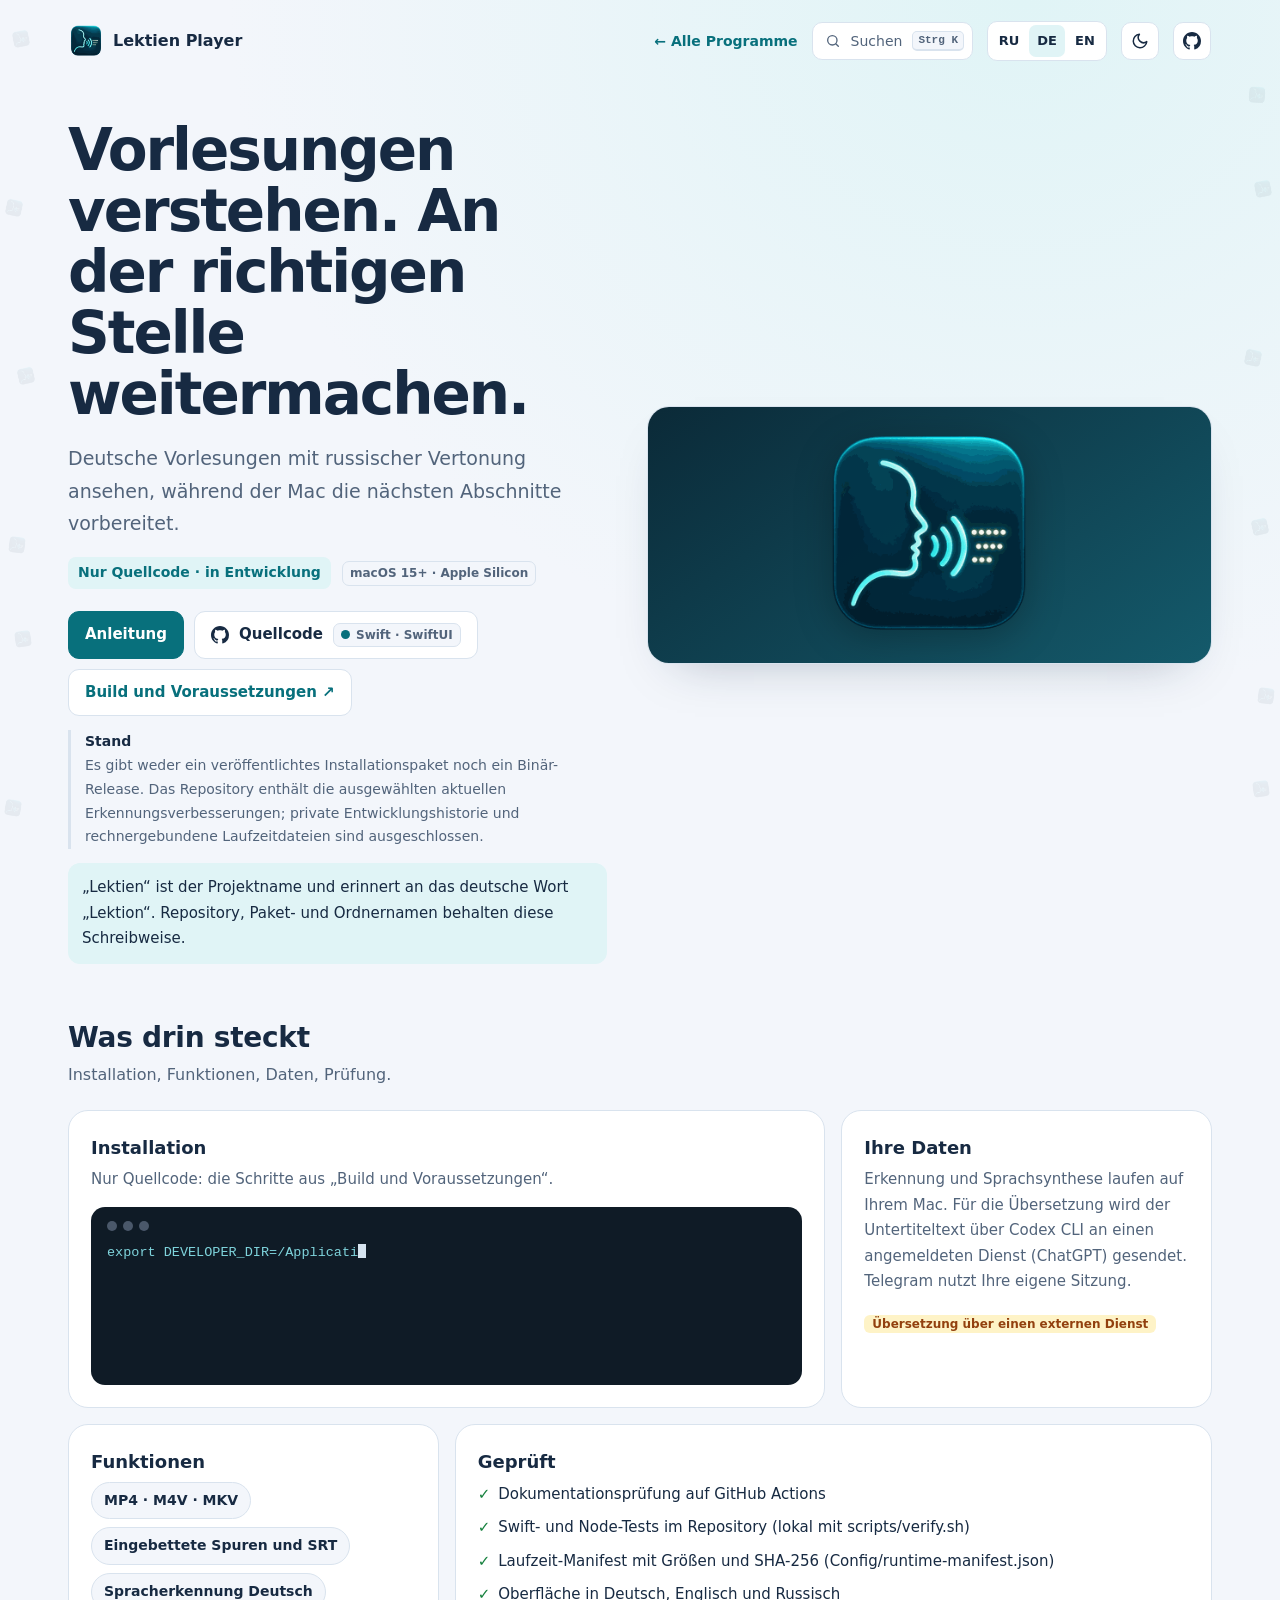
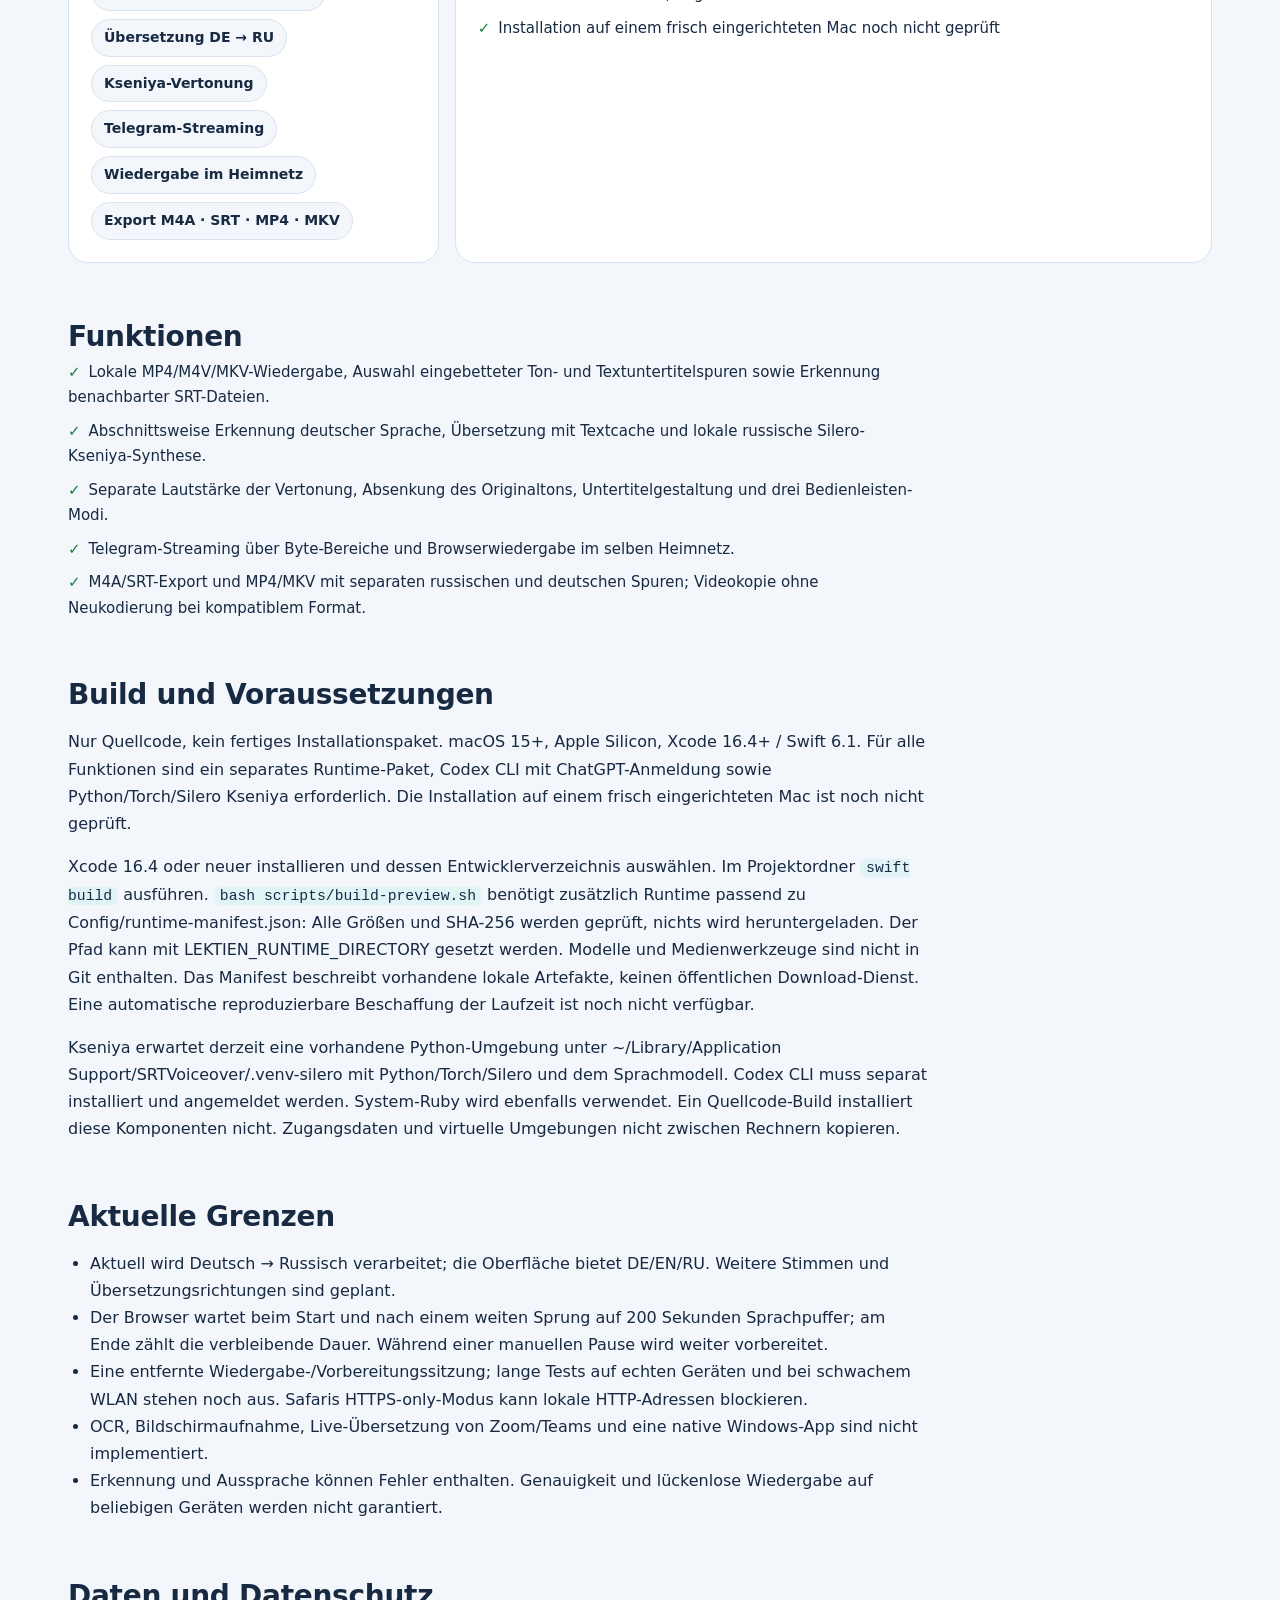
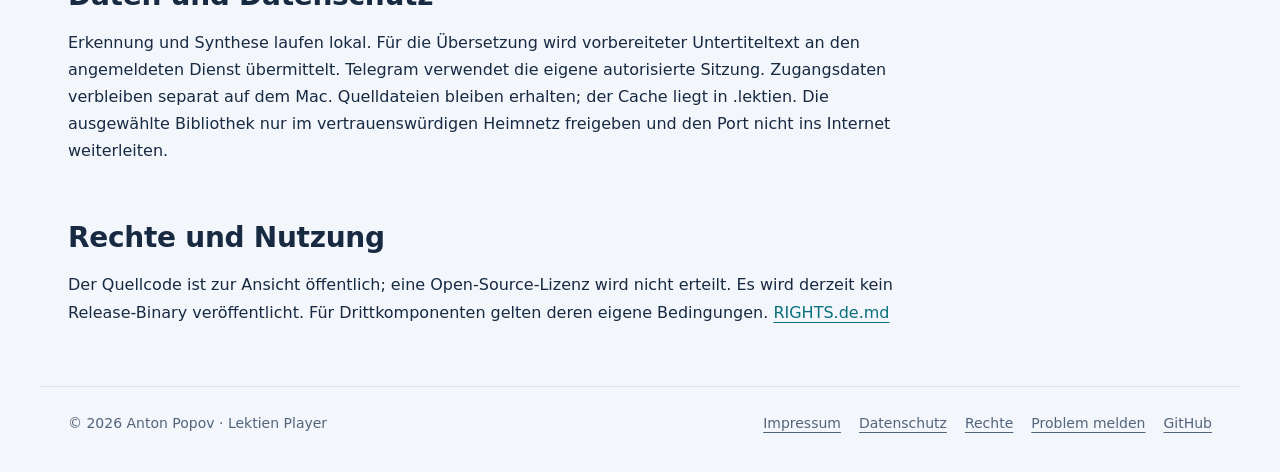
<file: index.html>
<!doctype html>
<html lang="de">
<head>
<meta charset="utf-8">
<meta name="viewport" content="width=device-width,initial-scale=1">
<meta name="color-scheme" content="light dark">
<meta name="description" content="Vorlesungsplayer für den Mac: lokale Erkennung deutscher Sprache, Übersetzung und russische Kseniya-Vertonung in Abschnitten. Telegram und Wiedergabe im Heimnetz.">
<title>Lektien Player — Deutsche Vorlesungen mit russischer Vertonung ansehen, während der Mac die nächsten Abschnitte vorbereitet</title>
<link rel="icon" href="icon.png" type="image/png">
<script src="Assets/kit/kit-theme.js"></script><link rel="stylesheet" href="Assets/kit/kit.css?v=2026.11.06-3"><script src="Assets/kit/programs.js?v=2026.11.06-3" defer></script><script src="Assets/kit/kit.js?v=2026.11.06-3" defer></script>
<link rel="stylesheet" href="site.css?v=2026.11.05-1">
</head>
<body class="ppk-page ppk-prose">
<a class="ppk-skip" href="#main">Zum Inhalt</a>
<div class="ppk-nav-wrap" id="ppk-nav-wrap">
  <nav class="ppk-nav" aria-label="Hauptnavigation">
    <a class="ppk-brand" href="index.html"><img src="icon.png" alt="" width="34" height="34"><span>Lektien Player</span></a>
    <span class="ppk-spacer"></span>
    <a class="ppk-back" href="https://popovantondev.github.io/popovantondev/index.html">← Alle Programme</a>
    <button class="ppk-search-btn" type="button" data-ppk-open-search aria-label="Programme durchsuchen"><span>Suchen</span><kbd>Strg K</kbd></button>
    <div class="ppk-langs"><a href="index-ru.html" lang="ru" hreflang="ru">RU</a><a href="index.html" lang="de" hreflang="de" aria-current="page">DE</a><a href="index-en.html" lang="en" hreflang="en">EN</a></div>
    <button class="ppk-icon-btn ppk-theme-btn" type="button" data-ppk-theme aria-label="Farbschema wechseln"></button>
    <a class="ppk-icon-btn ppk-gh-btn" href="https://github.com/popovantondev/LektienPlayer" aria-label="GitHub"></a>
  </nav>
</div>
<main class="ppk-shell" id="main">
<div class="ppk-hero">
<div>
<h1>Vorlesungen verstehen. An der richtigen Stelle weitermachen.</h1>
<p class="ppk-lead">Deutsche Vorlesungen mit russischer Vertonung ansehen, während der Mac die nächsten Abschnitte vorbereitet.</p>
<span class="ppk-status">Nur Quellcode · in Entwicklung</span> <span class="ppk-chip ppk-meta-chip">macOS 15+ · Apple Silicon</span>
<div class="ppk-actions">
<a class="ppk-btn ppk-btn-primary" href="Guide-de.html">Anleitung</a>
<a class="ppk-btn ppk-btn-gh" href="https://github.com/popovantondev/LektienPlayer">Quellcode <span class="ppk-chip"><i class="ppk-dot"></i>Swift · SwiftUI</span></a>
<a class="ppk-btn" href="https://github.com/popovantondev/LektienPlayer/blob/main/docs/BUILD.de.md">Build und Voraussetzungen ↗</a>
</div>
<p class="ppk-requirements"><strong>Stand</strong>Es gibt weder ein veröffentlichtes Installationspaket noch ein Binär-Release. Das Repository enthält die ausgewählten aktuellen Erkennungsverbesserungen; private Entwicklungshistorie und rechnergebundene Laufzeitdateien sind ausgeschlossen.</p>
<p class="ppk-notice">„Lektien“ ist der Projektname und erinnert an das deutsche Wort „Lektion“. Repository, Paket- und Ordnernamen behalten diese Schreibweise.</p>
</div>
<figure class="ppk-preview">
<div class="ppk-stage"><img src="icon.png" width="220" height="220" alt="Lektien Player"></div>
</figure>
</div>

<section class="ppk-bento-section ppk-section ppk-reveal">
<h2>Was drin steckt</h2>
<p class="ppk-sub">Installation, Funktionen, Daten, Prüfung.</p>
<div class="ppk-bento">
<div class="ppk-tile ppk-wide"><h3>Installation</h3><p>Nur Quellcode: die Schritte aus „Build und Voraussetzungen“.</p><div class="ppk-term" role="group" aria-label="Installation"><div class="ppk-term-bar"><i></i><i></i><i></i></div><div class="ppk-term-out"><div class="ppk-ps">export DEVELOPER_DIR=/Applications/Xcode.app/Contents/Developer</div><div class="ppk-ps">swift build</div><div class="ppk-ps">LEKTIEN_RUNTIME_DIRECTORY=/path/to/Runtime bash scripts/build-preview.sh</div><div class="ppk-dim">  prüft Größen und SHA-256 gegen Config/runtime-manifest.json, lädt nichts herunter</div></div></div></div>
<div class="ppk-tile"><h3>Ihre Daten</h3><p>Erkennung und Sprachsynthese laufen auf Ihrem Mac. Für die Übersetzung wird der Untertiteltext über Codex CLI an einen angemeldeten Dienst (ChatGPT) gesendet. Telegram nutzt Ihre eigene Sitzung.</p><span class="ppk-badge ppk-badge-warn">Übersetzung über einen externen Dienst</span></div>
<div class="ppk-tile"><h3>Funktionen</h3><div class="ppk-chips"><span>MP4 · M4V · MKV</span><span>Eingebettete Spuren und SRT</span><span>Spracherkennung Deutsch</span><span>Übersetzung DE → RU</span><span>Kseniya-Vertonung</span><span>Telegram-Streaming</span><span>Wiedergabe im Heimnetz</span><span>Export M4A · SRT · MP4 · MKV</span></div></div>
<div class="ppk-tile ppk-wide"><h3>Geprüft</h3><ul class="ppk-checks"><li>Dokumentationsprüfung auf GitHub Actions</li><li>Swift- und Node-Tests im Repository (lokal mit scripts/verify.sh)</li><li>Laufzeit-Manifest mit Größen und SHA-256 (Config/runtime-manifest.json)</li><li>Oberfläche in Deutsch, Englisch und Russisch</li><li>Installation auf einem frisch eingerichteten Mac noch nicht geprüft</li></ul></div>
</div>
</section>

<section class="ppk-section ppk-reveal ppk-text-block"><h2>Funktionen</h2><ul class="ppk-checks ppk-feature-list"><li>Lokale MP4/M4V/MKV-Wiedergabe, Auswahl eingebetteter Ton- und Textuntertitelspuren sowie Erkennung benachbarter SRT-Dateien.</li><li>Abschnittsweise Erkennung deutscher Sprache, Übersetzung mit Textcache und lokale russische Silero-Kseniya-Synthese.</li><li>Separate Lautstärke der Vertonung, Absenkung des Originaltons, Untertitelgestaltung und drei Bedienleisten-Modi.</li><li>Telegram-Streaming über Byte-Bereiche und Browserwiedergabe im selben Heimnetz.</li><li>M4A/SRT-Export und MP4/MKV mit separaten russischen und deutschen Spuren; Videokopie ohne Neukodierung bei kompatiblem Format.</li></ul></section>

<section class="ppk-section ppk-reveal ppk-text-block"><h2>Build und Voraussetzungen</h2><p>Nur Quellcode, kein fertiges Installationspaket. macOS 15+, Apple Silicon, Xcode 16.4+ / Swift 6.1. Für alle Funktionen sind ein separates Runtime-Paket, Codex CLI mit ChatGPT-Anmeldung sowie Python/Torch/Silero Kseniya erforderlich. Die Installation auf einem frisch eingerichteten Mac ist noch nicht geprüft.</p><p>Xcode 16.4 oder neuer installieren und dessen Entwicklerverzeichnis auswählen. Im Projektordner <code>swift build</code> ausführen. <code>bash scripts/build-preview.sh</code> benötigt zusätzlich Runtime passend zu Config/runtime-manifest.json: Alle Größen und SHA-256 werden geprüft, nichts wird heruntergeladen. Der Pfad kann mit LEKTIEN_RUNTIME_DIRECTORY gesetzt werden. Modelle und Medienwerkzeuge sind nicht in Git enthalten. Das Manifest beschreibt vorhandene lokale Artefakte, keinen öffentlichen Download-Dienst. Eine automatische reproduzierbare Beschaffung der Laufzeit ist noch nicht verfügbar.</p><p>Kseniya erwartet derzeit eine vorhandene Python-Umgebung unter ~/Library/Application Support/SRTVoiceover/.venv-silero mit Python/Torch/Silero und dem Sprachmodell. Codex CLI muss separat installiert und angemeldet werden. System-Ruby wird ebenfalls verwendet. Ein Quellcode-Build installiert diese Komponenten nicht. Zugangsdaten und virtuelle Umgebungen nicht zwischen Rechnern kopieren.</p></section>

<section class="ppk-section ppk-reveal ppk-text-block"><h2>Aktuelle Grenzen</h2><ul><li>Aktuell wird Deutsch → Russisch verarbeitet; die Oberfläche bietet DE/EN/RU. Weitere Stimmen und Übersetzungsrichtungen sind geplant.</li><li>Der Browser wartet beim Start und nach einem weiten Sprung auf 200 Sekunden Sprachpuffer; am Ende zählt die verbleibende Dauer. Während einer manuellen Pause wird weiter vorbereitet.</li><li>Eine entfernte Wiedergabe-/Vorbereitungssitzung; lange Tests auf echten Geräten und bei schwachem WLAN stehen noch aus. Safaris HTTPS-only-Modus kann lokale HTTP-Adressen blockieren.</li><li>OCR, Bildschirmaufnahme, Live-Übersetzung von Zoom/Teams und eine native Windows-App sind nicht implementiert.</li><li>Erkennung und Aussprache können Fehler enthalten. Genauigkeit und lückenlose Wiedergabe auf beliebigen Geräten werden nicht garantiert.</li></ul></section>

<section class="ppk-section ppk-reveal ppk-text-block"><h2>Daten und Datenschutz</h2><p>Erkennung und Synthese laufen lokal. Für die Übersetzung wird vorbereiteter Untertiteltext an den angemeldeten Dienst übermittelt. Telegram verwendet die eigene autorisierte Sitzung. Zugangsdaten verbleiben separat auf dem Mac. Quelldateien bleiben erhalten; der Cache liegt in .lektien. Die ausgewählte Bibliothek nur im vertrauenswürdigen Heimnetz freigeben und den Port nicht ins Internet weiterleiten.</p></section>

<section class="ppk-section ppk-reveal ppk-text-block"><h2>Rechte und Nutzung</h2><p>Der Quellcode ist zur Ansicht öffentlich; eine Open-Source-Lizenz wird nicht erteilt. Es wird derzeit kein Release-Binary veröffentlicht. Für Drittkomponenten gelten deren eigene Bedingungen. <a href="https://github.com/popovantondev/LektienPlayer/blob/main/RIGHTS.de.md">RIGHTS.de.md</a></p></section>
</main>
<footer class="ppk-footer">
  <span>© 2026 Anton Popov · Lektien Player</span>
  <nav aria-label="Rechtliches"><a href="https://popovantondev.github.io/popovantondev/impressum.html">Impressum</a><a href="https://popovantondev.github.io/popovantondev/datenschutz.html">Datenschutz</a><a href="https://github.com/popovantondev/LektienPlayer/blob/main/RIGHTS.de.md">Rechte</a><a href="https://github.com/popovantondev/LektienPlayer/issues/new">Problem melden</a><a href="https://github.com/popovantondev/LektienPlayer">GitHub</a></nav>
</footer>
</body>
</html>
</file>
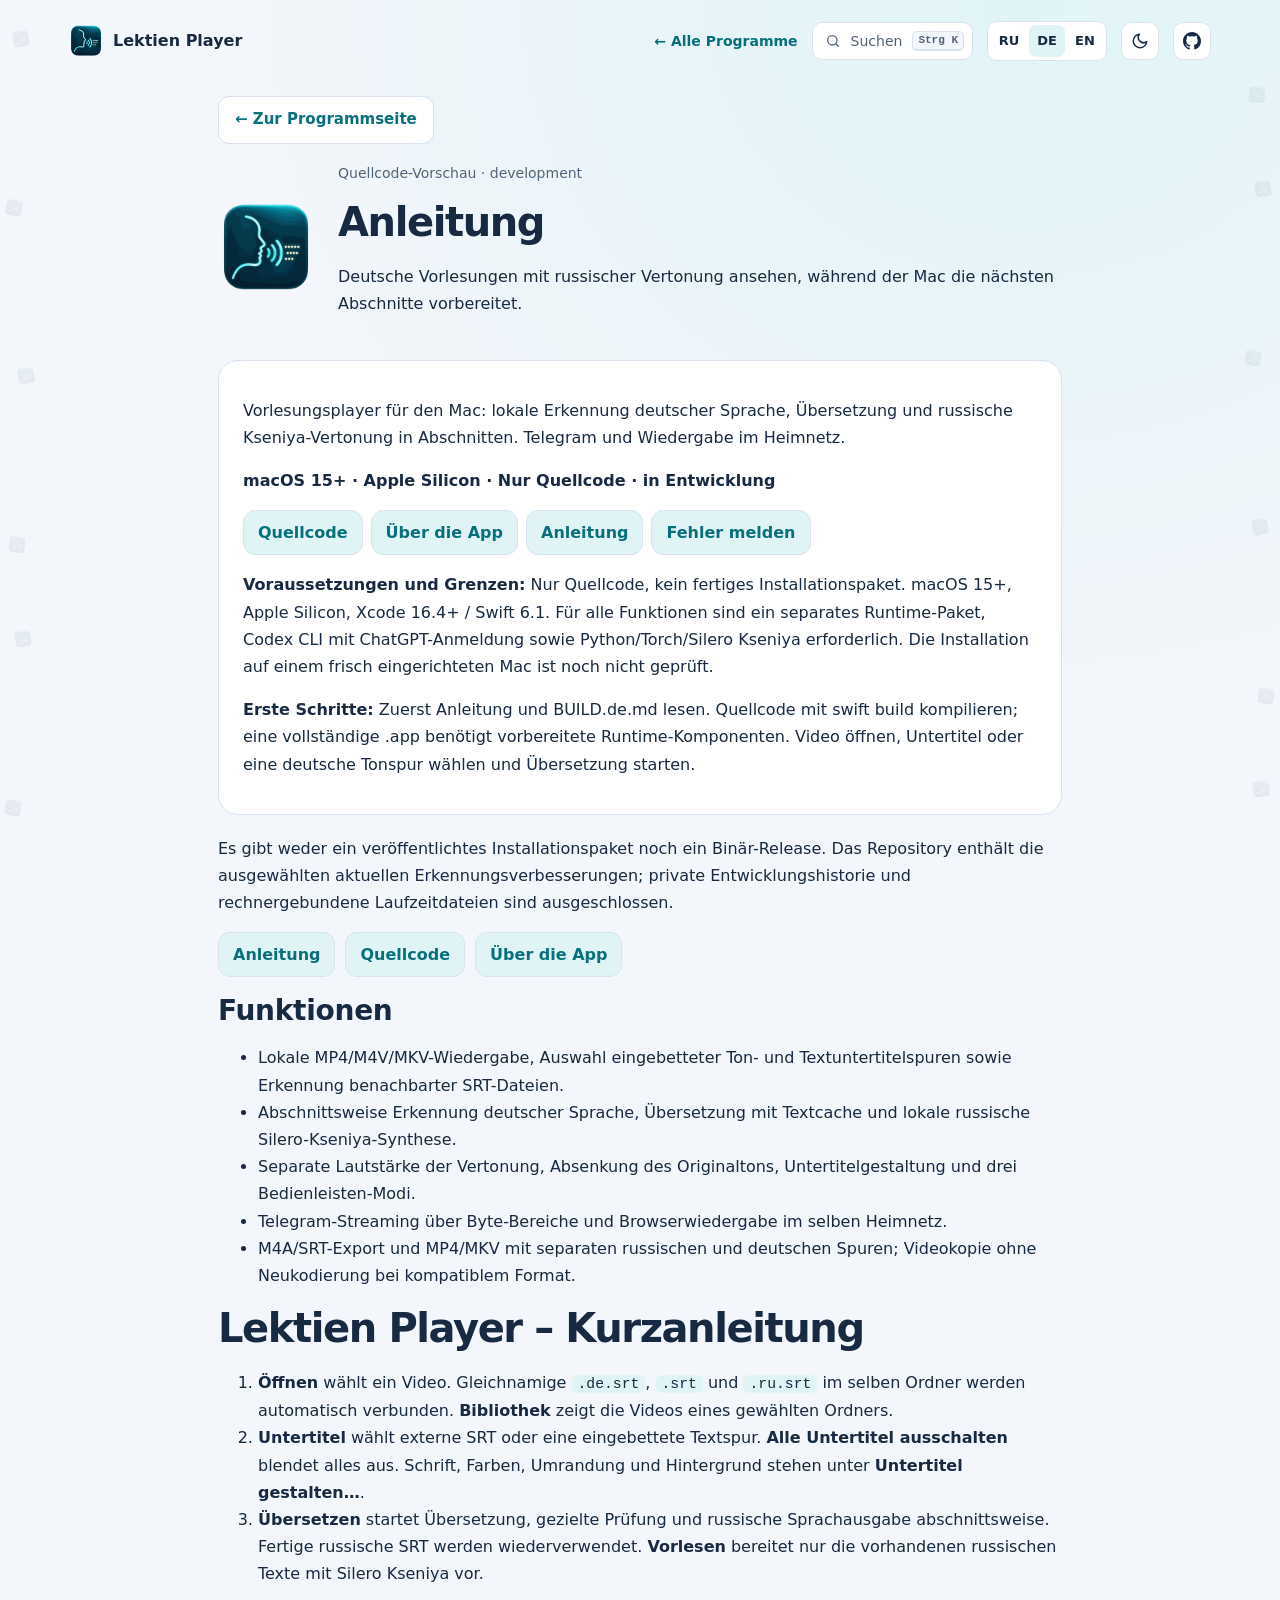
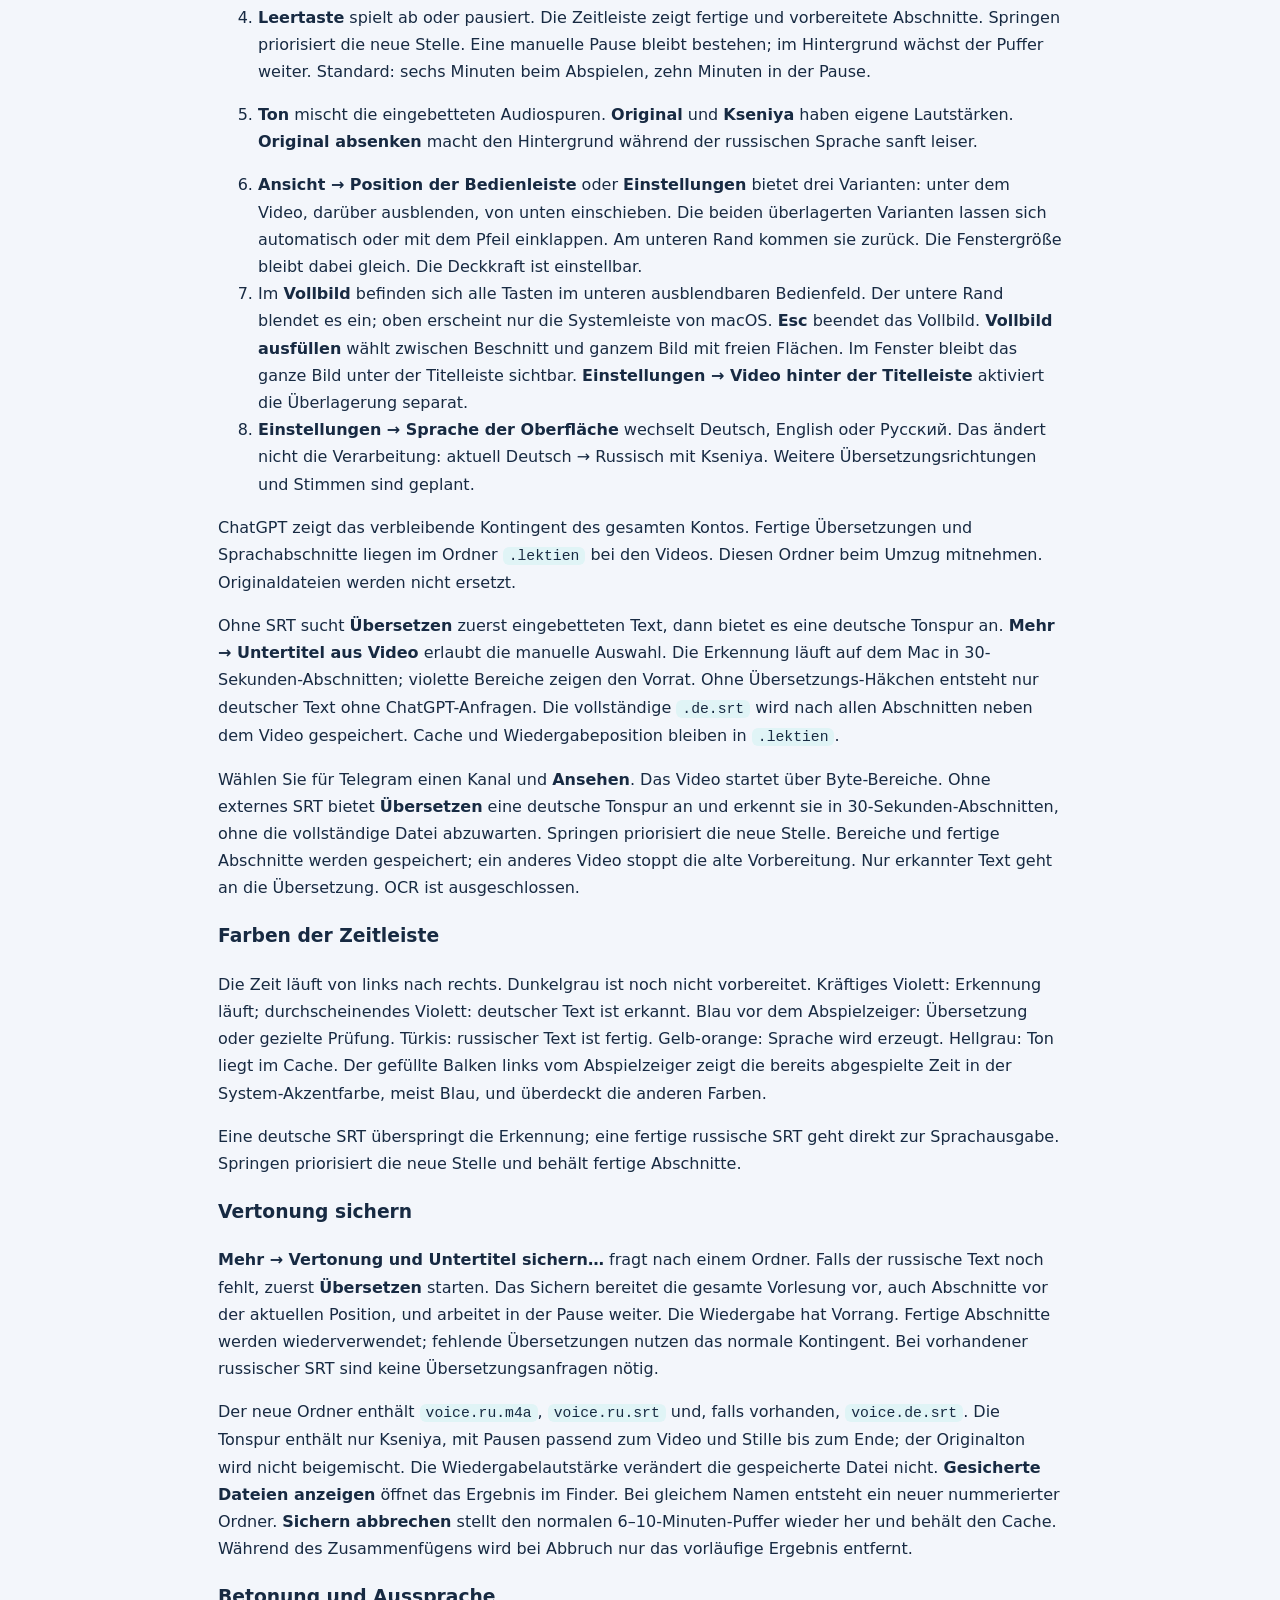
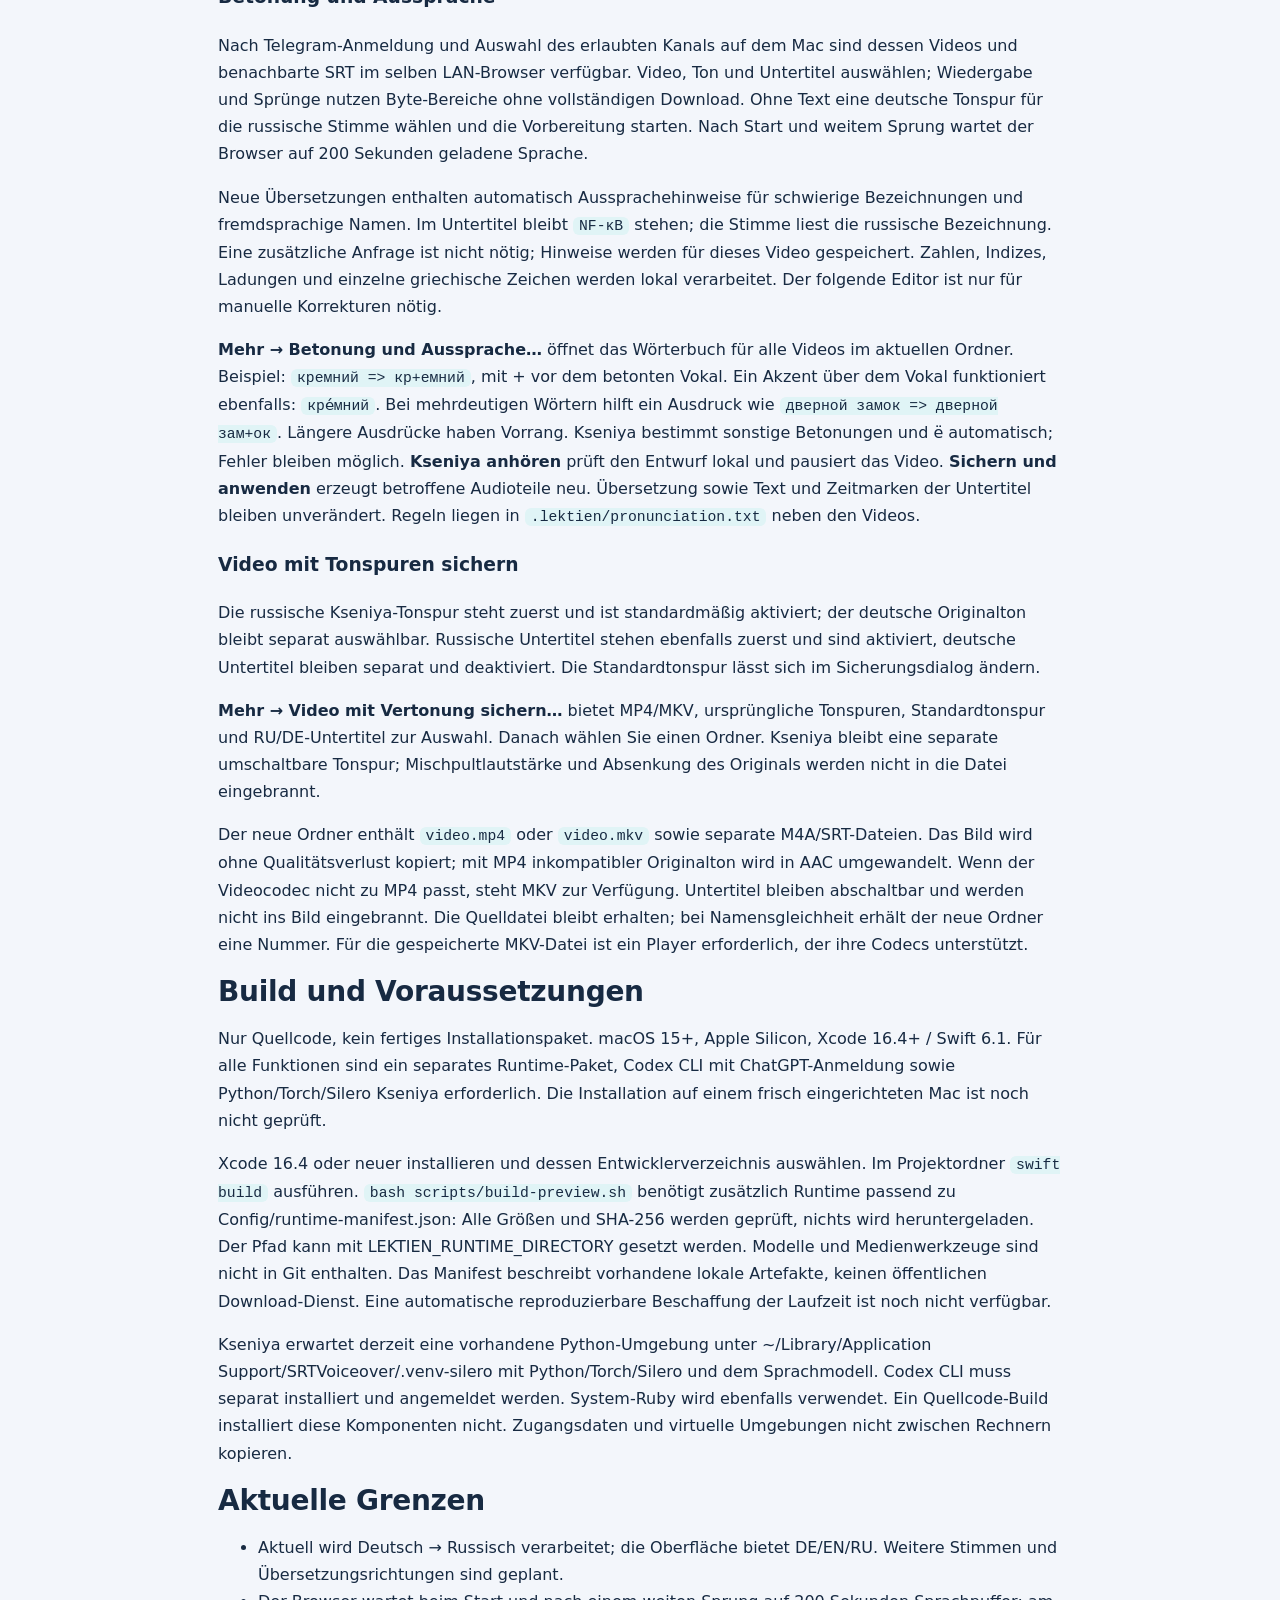
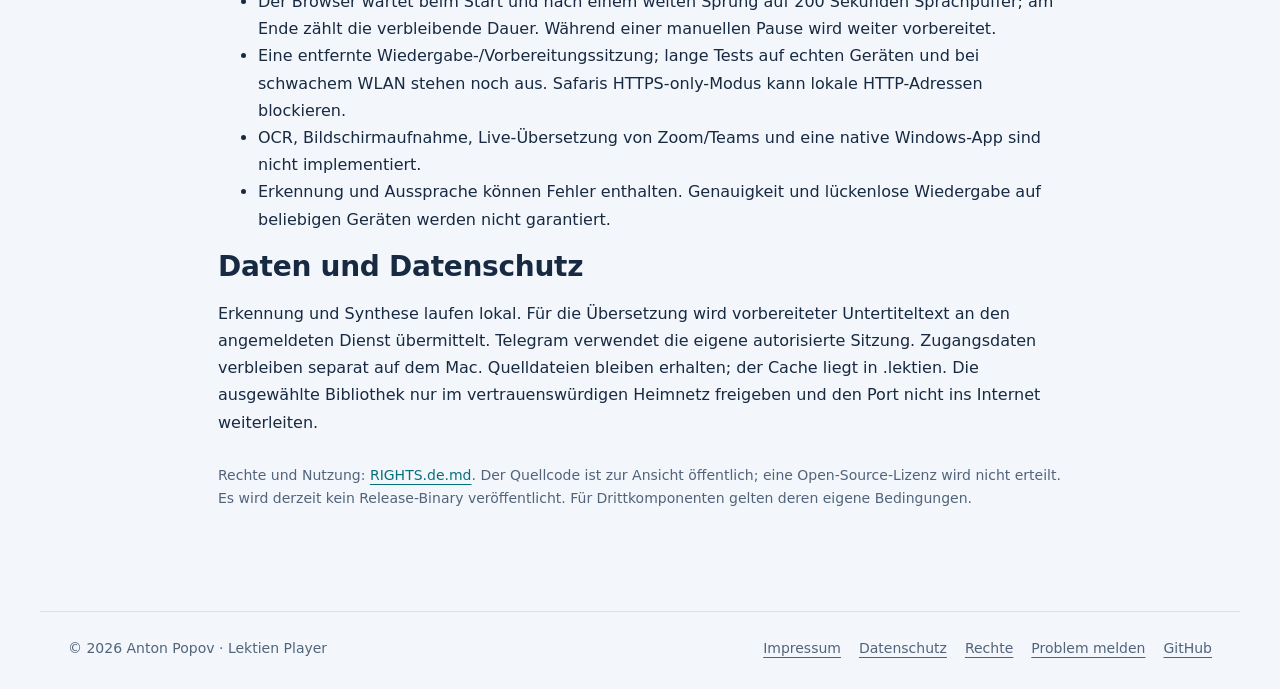
<file: Guide-de.html>
<!doctype html>
<html lang="de">
<head>
<meta charset="utf-8">
<meta name="viewport" content="width=device-width,initial-scale=1">
<meta name="color-scheme" content="light dark">
<meta name="description" content="Vorlesungsplayer für den Mac: lokale Erkennung deutscher Sprache, Übersetzung und russische Kseniya-Vertonung in Abschnitten. Telegram und Wiedergabe im Heimnetz.">
<title>Lektien Player — Anleitung</title>
<link rel="icon" href="icon.png" type="image/png">
<script src="Assets/kit/kit-theme.js"></script><link rel="stylesheet" href="Assets/kit/kit.css?v=2026.11.06-3"><script src="Assets/kit/programs.js?v=2026.11.06-3" defer></script><script src="Assets/kit/kit.js?v=2026.11.06-3" defer></script>
<link rel="stylesheet" href="site.css?v=2026.11.05-1-g1">
</head>
<body class="ppk-page ppk-prose">
<a class="ppk-skip" href="#main">Zum Inhalt</a>
<div class="ppk-nav-wrap" id="ppk-nav-wrap">
  <nav class="ppk-nav" aria-label="Hauptnavigation">
    <a class="ppk-brand" href="index.html"><img src="icon.png" alt="" width="34" height="34"><span>Lektien Player</span></a>
    <span class="ppk-spacer"></span>
    <a class="ppk-back" href="https://popovantondev.github.io/popovantondev/index.html">← Alle Programme</a>
    <button class="ppk-search-btn" type="button" data-ppk-open-search aria-label="Programme durchsuchen"><span>Suchen</span><kbd>Strg K</kbd></button>
    <div class="ppk-langs"><a href="Guide-ru.html" lang="ru" hreflang="ru">RU</a><a href="Guide-de.html" lang="de" hreflang="de" aria-current="page">DE</a><a href="Guide-en.html" lang="en" hreflang="en">EN</a></div>
    <button class="ppk-icon-btn ppk-theme-btn" type="button" data-ppk-theme aria-label="Farbschema wechseln"></button>
    <a class="ppk-icon-btn ppk-gh-btn" href="https://github.com/popovantondev/LektienPlayer" aria-label="GitHub"></a>
  </nav>
</div>
<main class="ppk-shell ppk-guide" id="main"><!-- ppk-guide-home:start --><p class="guide-home"><a class="ppk-btn" href="index.html">← Zur Programmseite</a></p><!-- ppk-guide-home:end --><section class="hero"><img src="icon.png" width="150" height="150" alt=""><div><p class="badge">Quellcode-Vorschau · development</p><h1>Anleitung</h1><p>Deutsche Vorlesungen mit russischer Vertonung ansehen, während der Mac die nächsten Abschnitte vorbereitet.</p></div></section>
<!-- public-release:start -->
<section class="topic release-summary" aria-label="Erste Schritte">
<p>Vorlesungsplayer für den Mac: lokale Erkennung deutscher Sprache, Übersetzung und russische Kseniya-Vertonung in Abschnitten. Telegram und Wiedergabe im Heimnetz.</p>
<p><strong>macOS 15+ · Apple Silicon · Nur Quellcode · in Entwicklung</strong></p>
<p class="release-actions"><a class="release-link" href="https://github.com/popovantondev/LektienPlayer">Quellcode</a> <a class="release-link" href="https://popovantondev.github.io/LektienPlayer/index.html">Über die App</a> <a class="release-link" href="https://popovantondev.github.io/LektienPlayer/Guide-de.html">Anleitung</a> <a class="release-link" href="https://github.com/popovantondev/LektienPlayer/issues/new">Fehler melden</a></p>
<p><strong>Voraussetzungen und Grenzen:</strong> Nur Quellcode, kein fertiges Installationspaket. macOS 15+, Apple Silicon, Xcode 16.4+ / Swift 6.1. Für alle Funktionen sind ein separates Runtime-Paket, Codex CLI mit ChatGPT-Anmeldung sowie Python/Torch/Silero Kseniya erforderlich. Die Installation auf einem frisch eingerichteten Mac ist noch nicht geprüft.</p>
<p><strong>Erste Schritte:</strong> Zuerst Anleitung und BUILD.de.md lesen. Quellcode mit swift build kompilieren; eine vollständige .app benötigt vorbereitete Runtime-Komponenten. Video öffnen, Untertitel oder eine deutsche Tonspur wählen und Übersetzung starten.</p>
</section>
<!-- public-release:end -->
<p>Es gibt weder ein veröffentlichtes Installationspaket noch ein Binär-Release. Das Repository enthält die ausgewählten aktuellen Erkennungsverbesserungen; private Entwicklungshistorie und rechnergebundene Laufzeitdateien sind ausgeschlossen.</p><p class="actions"><a href="Guide-de.html">Anleitung</a><a href="https://github.com/popovantondev/LektienPlayer">Quellcode</a><a href="index.html">Über die App</a></p><section><h2>Funktionen</h2><ul><li>Lokale MP4/M4V/MKV-Wiedergabe, Auswahl eingebetteter Ton- und Textuntertitelspuren sowie Erkennung benachbarter SRT-Dateien.</li><li>Abschnittsweise Erkennung deutscher Sprache, Übersetzung mit Textcache und lokale russische Silero-Kseniya-Synthese.</li><li>Separate Lautstärke der Vertonung, Absenkung des Originaltons, Untertitelgestaltung und drei Bedienleisten-Modi.</li><li>Telegram-Streaming über Byte-Bereiche und Browserwiedergabe im selben Heimnetz.</li><li>M4A/SRT-Export und MP4/MKV mit separaten russischen und deutschen Spuren; Videokopie ohne Neukodierung bei kompatiblem Format.</li></ul></section><section><h1>Lektien Player – Kurzanleitung</h1>
<ol>
<li><strong>Öffnen</strong> wählt ein Video. Gleichnamige <code>.de.srt</code>, <code>.srt</code> und <code>.ru.srt</code> im selben Ordner werden automatisch verbunden. <strong>Bibliothek</strong> zeigt die Videos eines gewählten Ordners.</li>
<li><strong>Untertitel</strong> wählt externe SRT oder eine eingebettete Textspur. <strong>Alle Untertitel ausschalten</strong> blendet alles aus. Schrift, Farben, Umrandung und Hintergrund stehen unter <strong>Untertitel gestalten…</strong>.</li>
<li><strong>Übersetzen</strong> startet Übersetzung, gezielte Prüfung und russische Sprachausgabe abschnittsweise. Fertige russische SRT werden wiederverwendet. <strong>Vorlesen</strong> bereitet nur die vorhandenen russischen Texte mit Silero Kseniya vor.</li>
<li>
<p><strong>Leertaste</strong> spielt ab oder pausiert. Die Zeitleiste zeigt fertige und vorbereitete Abschnitte. Springen priorisiert die neue Stelle. Eine manuelle Pause bleibt bestehen; im Hintergrund wächst der Puffer weiter. Standard: sechs Minuten beim Abspielen, zehn Minuten in der Pause.</p>
</li>
<li>
<p><strong>Ton</strong> mischt die eingebetteten Audiospuren. <strong>Original</strong> und <strong>Kseniya</strong> haben eigene Lautstärken. <strong>Original absenken</strong> macht den Hintergrund während der russischen Sprache sanft leiser.</p>
</li>
<li><strong>Ansicht → Position der Bedienleiste</strong> oder <strong>Einstellungen</strong> bietet drei Varianten: unter dem Video, darüber ausblenden, von unten einschieben. Die beiden überlagerten Varianten lassen sich automatisch oder mit dem Pfeil einklappen. Am unteren Rand kommen sie zurück. Die Fenstergröße bleibt dabei gleich. Die Deckkraft ist einstellbar.</li>
<li>Im <strong>Vollbild</strong> befinden sich alle Tasten im unteren ausblendbaren Bedienfeld. Der untere Rand blendet es ein; oben erscheint nur die Systemleiste von macOS. <strong>Esc</strong> beendet das Vollbild. <strong>Vollbild ausfüllen</strong> wählt zwischen Beschnitt und ganzem Bild mit freien Flächen. Im Fenster bleibt das ganze Bild unter der Titelleiste sichtbar. <strong>Einstellungen → Video hinter der Titelleiste</strong> aktiviert die Überlagerung separat.</li>
<li><strong>Einstellungen → Sprache der Oberfläche</strong> wechselt Deutsch, English oder Русский. Das ändert nicht die Verarbeitung: aktuell Deutsch → Russisch mit Kseniya. Weitere Übersetzungsrichtungen und Stimmen sind geplant.</li>
</ol>
<p>ChatGPT zeigt das verbleibende Kontingent des gesamten Kontos. Fertige Übersetzungen und Sprachabschnitte liegen im Ordner <code>.lektien</code> bei den Videos. Diesen Ordner beim Umzug mitnehmen. Originaldateien werden nicht ersetzt.</p>
<p>Ohne SRT sucht <strong>Übersetzen</strong> zuerst eingebetteten Text, dann bietet es eine deutsche Tonspur an. <strong>Mehr → Untertitel aus Video</strong> erlaubt die manuelle Auswahl. Die Erkennung läuft auf dem Mac in 30-Sekunden-Abschnitten; violette Bereiche zeigen den Vorrat. Ohne Übersetzungs-Häkchen entsteht nur deutscher Text ohne ChatGPT-Anfragen. Die vollständige <code>.de.srt</code> wird nach allen Abschnitten neben dem Video gespeichert. Cache und Wiedergabeposition bleiben in <code>.lektien</code>.</p>
<p>Wählen Sie für Telegram einen Kanal und <strong>Ansehen</strong>. Das Video startet über Byte-Bereiche. Ohne externes SRT bietet <strong>Übersetzen</strong> eine deutsche Tonspur an und erkennt sie in 30-Sekunden-Abschnitten, ohne die vollständige Datei abzuwarten. Springen priorisiert die neue Stelle. Bereiche und fertige Abschnitte werden gespeichert; ein anderes Video stoppt die alte Vorbereitung. Nur erkannter Text geht an die Übersetzung. OCR ist ausgeschlossen.</p>
<h3>Farben der Zeitleiste</h3>
<p>Die Zeit läuft von links nach rechts. Dunkelgrau ist noch nicht vorbereitet. Kräftiges Violett: Erkennung läuft; durchscheinendes Violett: deutscher Text ist erkannt. Blau vor dem Abspielzeiger: Übersetzung oder gezielte Prüfung. Türkis: russischer Text ist fertig. Gelb-orange: Sprache wird erzeugt. Hellgrau: Ton liegt im Cache. Der gefüllte Balken links vom Abspielzeiger zeigt die bereits abgespielte Zeit in der System-Akzentfarbe, meist Blau, und überdeckt die anderen Farben.</p>
<p>Eine deutsche SRT überspringt die Erkennung; eine fertige russische SRT geht direkt zur Sprachausgabe. Springen priorisiert die neue Stelle und behält fertige Abschnitte.</p>
<h3>Vertonung sichern</h3>
<p><strong>Mehr → Vertonung und Untertitel sichern…</strong> fragt nach einem Ordner. Falls der russische Text noch fehlt, zuerst <strong>Übersetzen</strong> starten. Das Sichern bereitet die gesamte Vorlesung vor, auch Abschnitte vor der aktuellen Position, und arbeitet in der Pause weiter. Die Wiedergabe hat Vorrang. Fertige Abschnitte werden wiederverwendet; fehlende Übersetzungen nutzen das normale Kontingent. Bei vorhandener russischer SRT sind keine Übersetzungsanfragen nötig.</p>
<p>Der neue Ordner enthält <code>voice.ru.m4a</code>, <code>voice.ru.srt</code> und, falls vorhanden, <code>voice.de.srt</code>. Die Tonspur enthält nur Kseniya, mit Pausen passend zum Video und Stille bis zum Ende; der Originalton wird nicht beigemischt. Die Wiedergabelautstärke verändert die gespeicherte Datei nicht. <strong>Gesicherte Dateien anzeigen</strong> öffnet das Ergebnis im Finder. Bei gleichem Namen entsteht ein neuer nummerierter Ordner. <strong>Sichern abbrechen</strong> stellt den normalen 6–10-Minuten-Puffer wieder her und behält den Cache. Während des Zusammenfügens wird bei Abbruch nur das vorläufige Ergebnis entfernt.</p>
<h3>Betonung und Aussprache</h3>
<p>Nach Telegram-Anmeldung und Auswahl des erlaubten Kanals auf dem Mac sind dessen Videos und benachbarte SRT im selben LAN-Browser verfügbar. Video, Ton und Untertitel auswählen; Wiedergabe und Sprünge nutzen Byte-Bereiche ohne vollständigen Download. Ohne Text eine deutsche Tonspur für die russische Stimme wählen und die Vorbereitung starten. Nach Start und weitem Sprung wartet der Browser auf 200 Sekunden geladene Sprache.</p>
<p>Neue Übersetzungen enthalten automatisch Aussprachehinweise für schwierige
Bezeichnungen und fremdsprachige Namen. Im Untertitel bleibt <code>NF-κB</code> stehen;
die Stimme liest die russische Bezeichnung. Eine zusätzliche Anfrage ist nicht
nötig; Hinweise werden für dieses Video gespeichert. Zahlen, Indizes, Ladungen
und einzelne griechische Zeichen werden lokal verarbeitet. Der folgende Editor
ist nur für manuelle Korrekturen nötig.</p>
<p><strong>Mehr → Betonung und Aussprache…</strong> öffnet das Wörterbuch für alle Videos im
aktuellen Ordner. Beispiel: <code>кремний =&gt; кр+емний</code>, mit + vor dem betonten Vokal.
Ein Akzent über dem Vokal funktioniert ebenfalls: <code>кре́мний</code>. Bei mehrdeutigen
Wörtern hilft ein Ausdruck wie <code>дверной замок =&gt; дверной зам+ок</code>. Längere Ausdrücke
haben Vorrang. Kseniya bestimmt sonstige Betonungen und ё automatisch; Fehler
bleiben möglich. <strong>Kseniya anhören</strong> prüft den Entwurf lokal und pausiert das Video.
<strong>Sichern und anwenden</strong> erzeugt betroffene Audioteile neu. Übersetzung sowie
Text und Zeitmarken der Untertitel bleiben unverändert. Regeln liegen in
<code>.lektien/pronunciation.txt</code> neben den Videos.</p>
<h3>Video mit Tonspuren sichern</h3>
<p>Die russische Kseniya-Tonspur steht zuerst und ist standardmäßig aktiviert; der deutsche Originalton bleibt separat auswählbar. Russische Untertitel stehen ebenfalls zuerst und sind aktiviert, deutsche Untertitel bleiben separat und deaktiviert. Die Standardtonspur lässt sich im Sicherungsdialog ändern.</p>
<p><strong>Mehr → Video mit Vertonung sichern…</strong> bietet MP4/MKV, ursprüngliche Tonspuren, Standardtonspur und RU/DE-Untertitel zur Auswahl. Danach wählen Sie einen Ordner. Kseniya bleibt eine separate umschaltbare Tonspur; Mischpultlautstärke und Absenkung des Originals werden nicht in die Datei eingebrannt.</p>
<p>Der neue Ordner enthält <code>video.mp4</code> oder <code>video.mkv</code> sowie separate M4A/SRT-Dateien. Das Bild wird ohne Qualitätsverlust kopiert; mit MP4 inkompatibler Originalton wird in AAC umgewandelt. Wenn der Videocodec nicht zu MP4 passt, steht MKV zur Verfügung. Untertitel bleiben abschaltbar und werden nicht ins Bild eingebrannt. Die Quelldatei bleibt erhalten; bei Namensgleichheit erhält der neue Ordner eine Nummer. Für die gespeicherte MKV-Datei ist ein Player erforderlich, der ihre Codecs unterstützt.</p></section><section><h2>Build und Voraussetzungen</h2><p>Nur Quellcode, kein fertiges Installationspaket. macOS 15+, Apple Silicon, Xcode 16.4+ / Swift 6.1. Für alle Funktionen sind ein separates Runtime-Paket, Codex CLI mit ChatGPT-Anmeldung sowie Python/Torch/Silero Kseniya erforderlich. Die Installation auf einem frisch eingerichteten Mac ist noch nicht geprüft.</p><p>Xcode 16.4 oder neuer installieren und dessen Entwicklerverzeichnis auswählen. Im Projektordner <code>swift build</code> ausführen. <code>bash scripts/build-preview.sh</code> benötigt zusätzlich Runtime passend zu Config/runtime-manifest.json: Alle Größen und SHA-256 werden geprüft, nichts wird heruntergeladen. Der Pfad kann mit LEKTIEN_RUNTIME_DIRECTORY gesetzt werden. Modelle und Medienwerkzeuge sind nicht in Git enthalten. Das Manifest beschreibt vorhandene lokale Artefakte, keinen öffentlichen Download-Dienst. Eine automatische reproduzierbare Beschaffung der Laufzeit ist noch nicht verfügbar.</p><p>Kseniya erwartet derzeit eine vorhandene Python-Umgebung unter ~/Library/Application Support/SRTVoiceover/.venv-silero mit Python/Torch/Silero und dem Sprachmodell. Codex CLI muss separat installiert und angemeldet werden. System-Ruby wird ebenfalls verwendet. Ein Quellcode-Build installiert diese Komponenten nicht. Zugangsdaten und virtuelle Umgebungen nicht zwischen Rechnern kopieren.</p></section><section><h2>Aktuelle Grenzen</h2><ul><li>Aktuell wird Deutsch → Russisch verarbeitet; die Oberfläche bietet DE/EN/RU. Weitere Stimmen und Übersetzungsrichtungen sind geplant.</li><li>Der Browser wartet beim Start und nach einem weiten Sprung auf 200 Sekunden Sprachpuffer; am Ende zählt die verbleibende Dauer. Während einer manuellen Pause wird weiter vorbereitet.</li><li>Eine entfernte Wiedergabe-/Vorbereitungssitzung; lange Tests auf echten Geräten und bei schwachem WLAN stehen noch aus. Safaris HTTPS-only-Modus kann lokale HTTP-Adressen blockieren.</li><li>OCR, Bildschirmaufnahme, Live-Übersetzung von Zoom/Teams und eine native Windows-App sind nicht implementiert.</li><li>Erkennung und Aussprache können Fehler enthalten. Genauigkeit und lückenlose Wiedergabe auf beliebigen Geräten werden nicht garantiert.</li></ul></section><section><h2>Daten und Datenschutz</h2><p>Erkennung und Synthese laufen lokal. Für die Übersetzung wird vorbereiteter Untertiteltext an den angemeldeten Dienst übermittelt. Telegram verwendet die eigene autorisierte Sitzung. Zugangsdaten verbleiben separat auf dem Mac. Quelldateien bleiben erhalten; der Cache liegt in .lektien. Die ausgewählte Bibliothek nur im vertrauenswürdigen Heimnetz freigeben und den Port nicht ins Internet weiterleiten.</p></section><p class="ppk-note">Rechte und Nutzung: <a href="https://github.com/popovantondev/LektienPlayer/blob/main/RIGHTS.de.md">RIGHTS.de.md</a>. Der Quellcode ist zur Ansicht öffentlich; eine Open-Source-Lizenz wird nicht erteilt. Es wird derzeit kein Release-Binary veröffentlicht. Für Drittkomponenten gelten deren eigene Bedingungen.</p></main>
<footer class="ppk-footer">
  <span>© 2026 Anton Popov · Lektien Player</span>
  <nav aria-label="Rechtliches"><a href="https://popovantondev.github.io/popovantondev/impressum.html">Impressum</a><a href="https://popovantondev.github.io/popovantondev/datenschutz.html">Datenschutz</a><a href="https://github.com/popovantondev/LektienPlayer/blob/main/RIGHTS.de.md">Rechte</a><a href="https://github.com/popovantondev/LektienPlayer/issues/new">Problem melden</a><a href="https://github.com/popovantondev/LektienPlayer">GitHub</a></nav>
</footer>
</body>
</html>
</file>
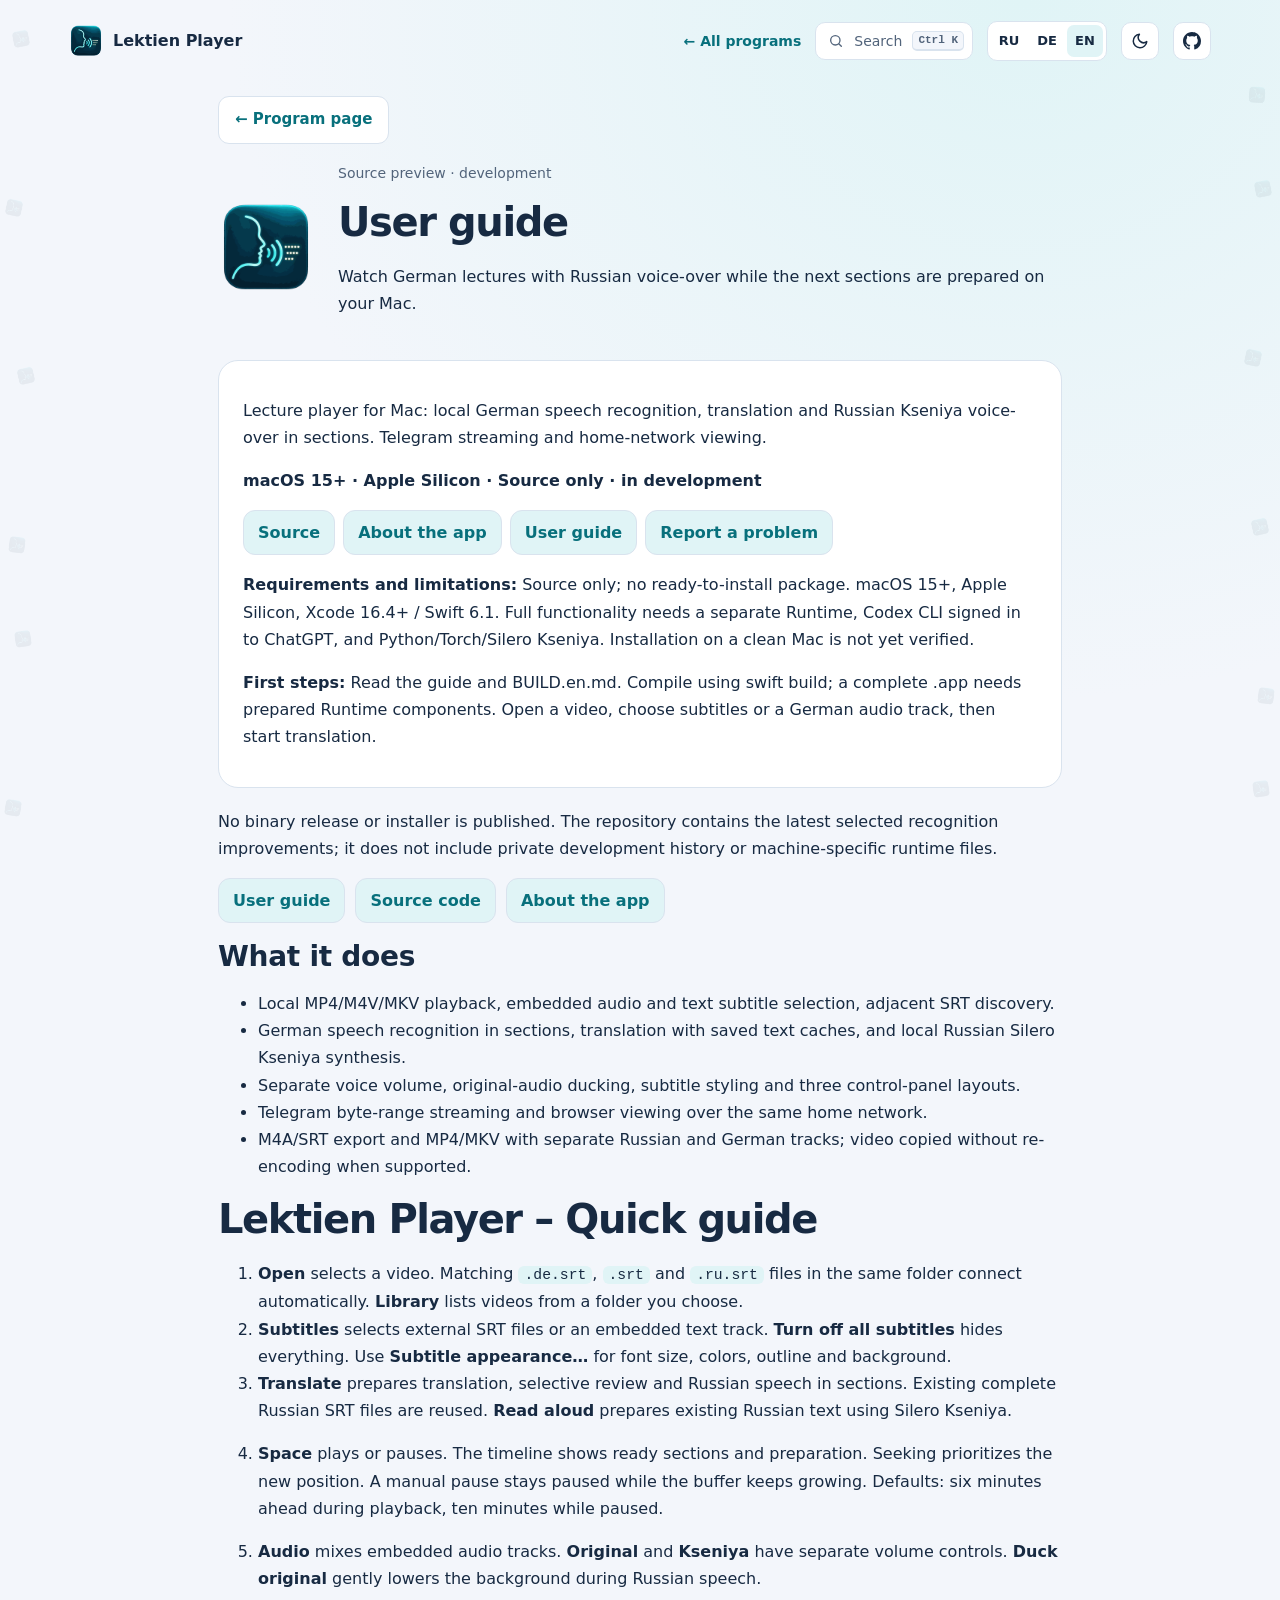
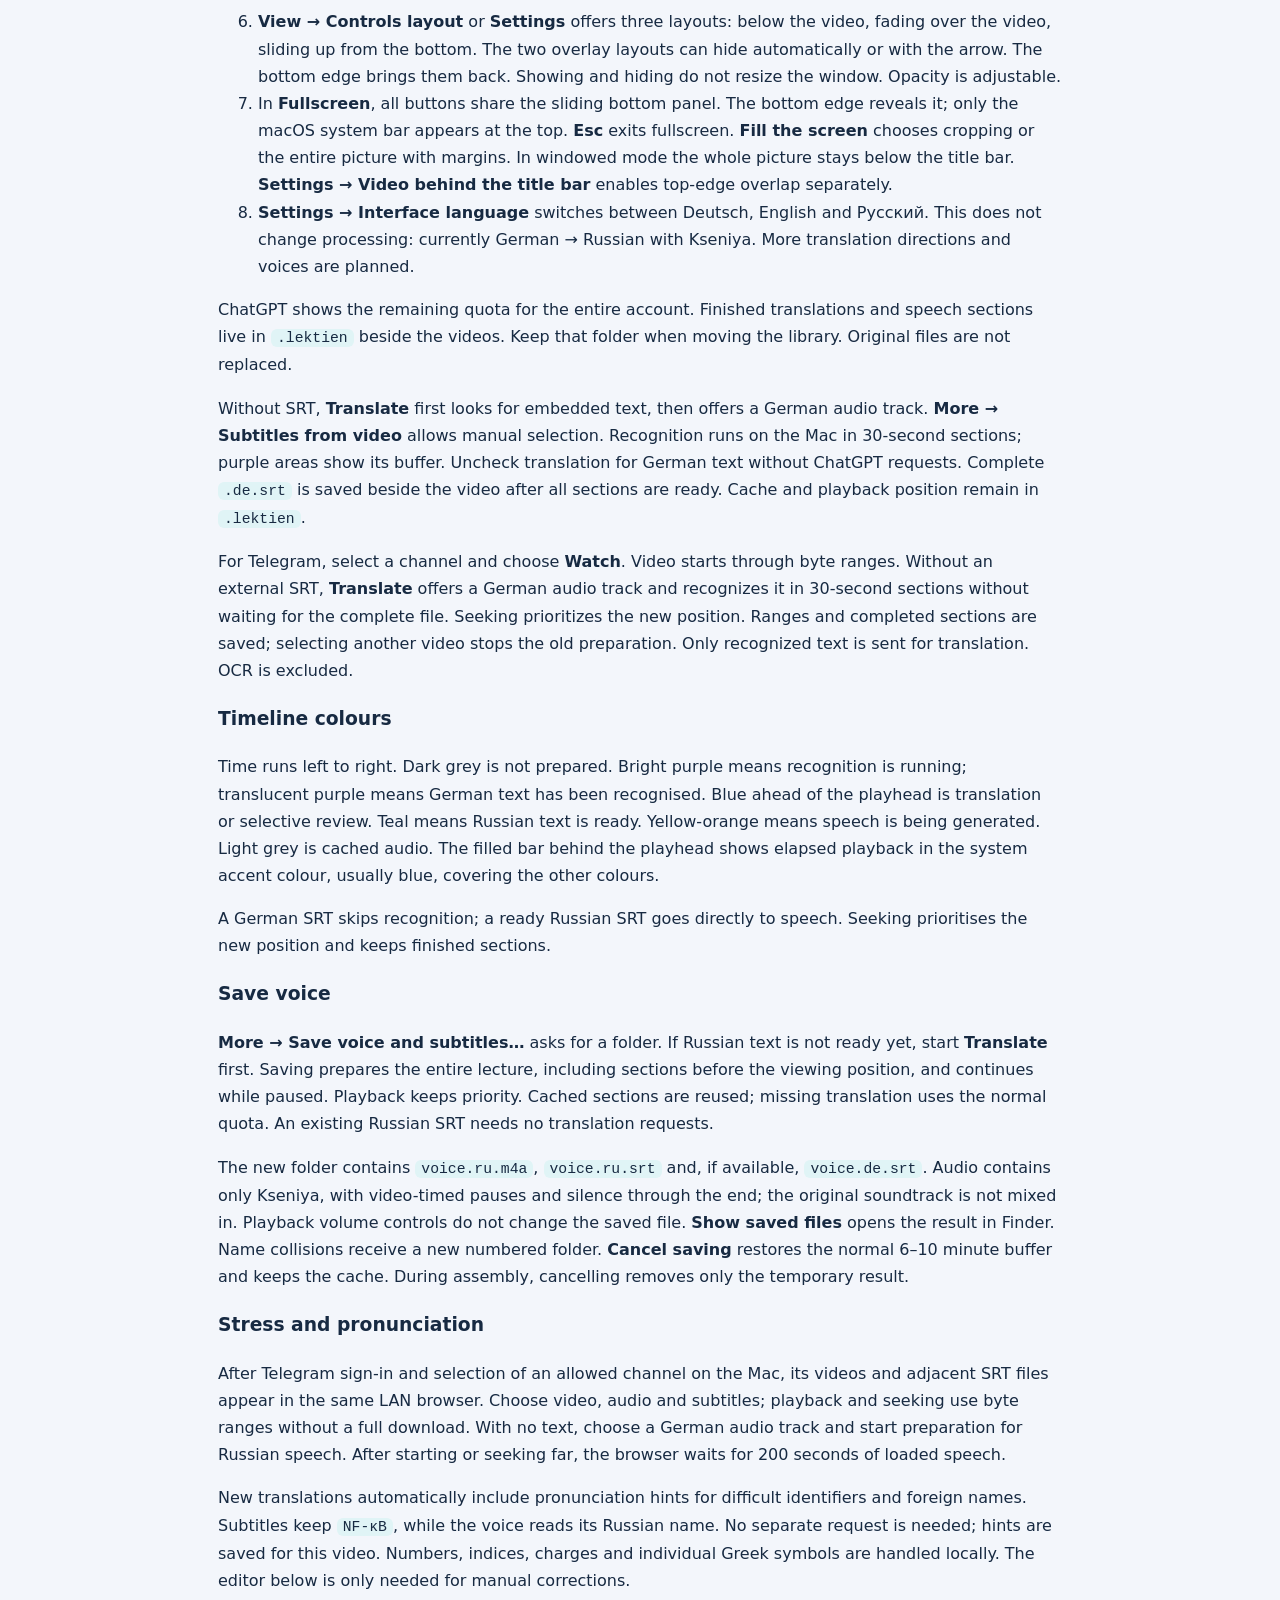
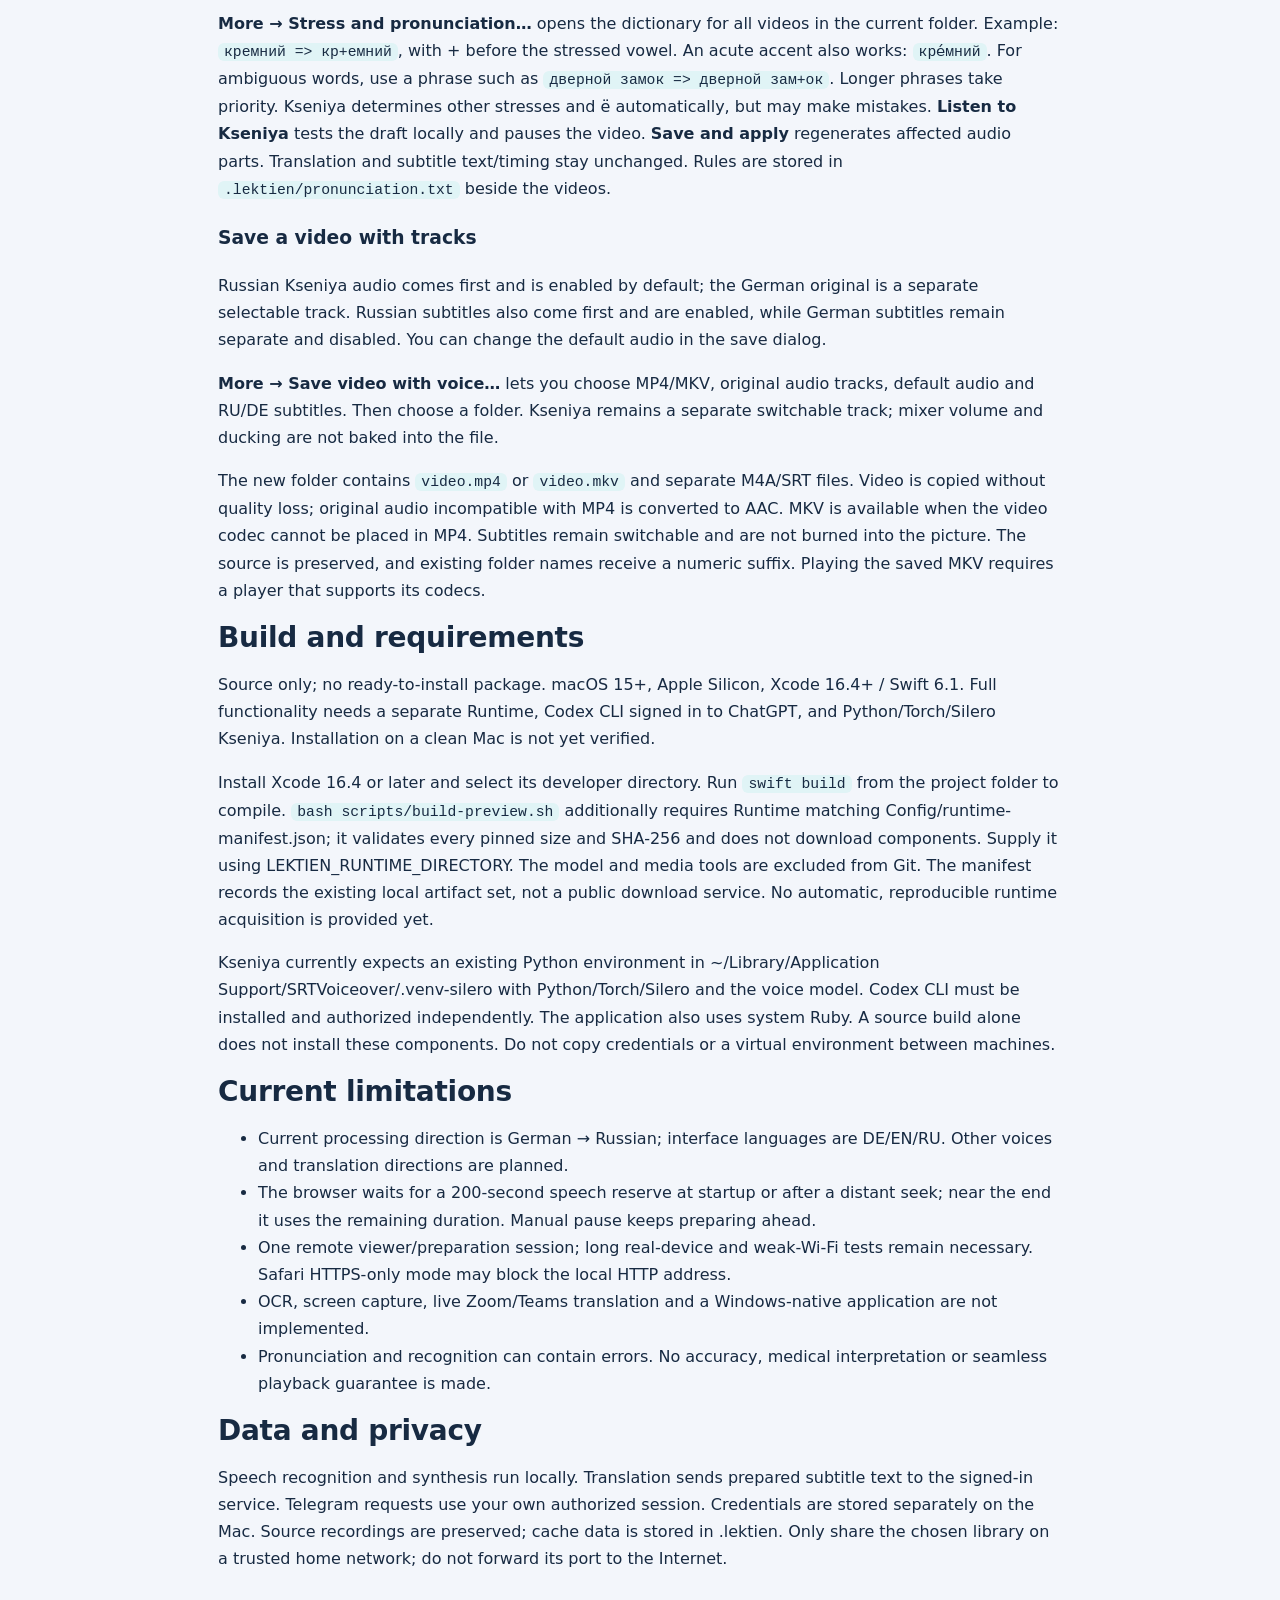
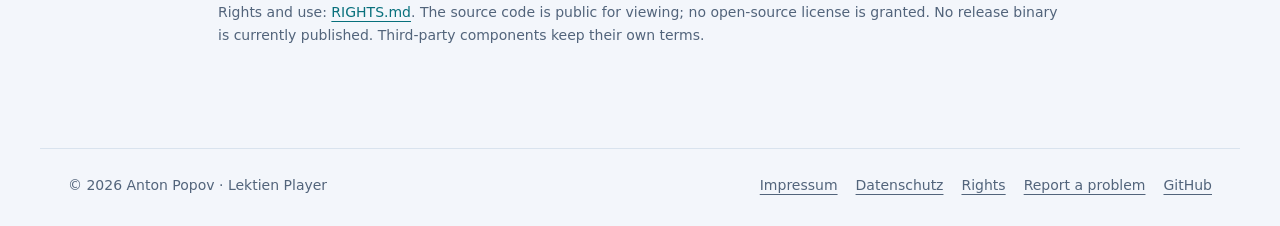
<file: Guide-en.html>
<!doctype html>
<html lang="en">
<head>
<meta charset="utf-8">
<meta name="viewport" content="width=device-width,initial-scale=1">
<meta name="color-scheme" content="light dark">
<meta name="description" content="Lecture player for Mac: local German speech recognition, translation and Russian Kseniya voice-over in sections. Telegram streaming and home-network viewing.">
<title>Lektien Player — User guide</title>
<link rel="icon" href="icon.png" type="image/png">
<script src="Assets/kit/kit-theme.js"></script><link rel="stylesheet" href="Assets/kit/kit.css?v=2026.11.06-3"><script src="Assets/kit/programs.js?v=2026.11.06-3" defer></script><script src="Assets/kit/kit.js?v=2026.11.06-3" defer></script>
<link rel="stylesheet" href="site.css?v=2026.11.05-1-g1">
</head>
<body class="ppk-page ppk-prose">
<a class="ppk-skip" href="#main">Skip to content</a>
<div class="ppk-nav-wrap" id="ppk-nav-wrap">
  <nav class="ppk-nav" aria-label="Main navigation">
    <a class="ppk-brand" href="index-en.html"><img src="icon.png" alt="" width="34" height="34"><span>Lektien Player</span></a>
    <span class="ppk-spacer"></span>
    <a class="ppk-back" href="https://popovantondev.github.io/popovantondev/index-en.html">← All programs</a>
    <button class="ppk-search-btn" type="button" data-ppk-open-search aria-label="Search programs"><span>Search</span><kbd>Ctrl K</kbd></button>
    <div class="ppk-langs"><a href="Guide-ru.html" lang="ru" hreflang="ru">RU</a><a href="Guide-de.html" lang="de" hreflang="de">DE</a><a href="Guide-en.html" lang="en" hreflang="en" aria-current="page">EN</a></div>
    <button class="ppk-icon-btn ppk-theme-btn" type="button" data-ppk-theme aria-label="Switch colour scheme"></button>
    <a class="ppk-icon-btn ppk-gh-btn" href="https://github.com/popovantondev/LektienPlayer" aria-label="GitHub"></a>
  </nav>
</div>
<main class="ppk-shell ppk-guide" id="main"><!-- ppk-guide-home:start --><p class="guide-home"><a class="ppk-btn" href="index-en.html">← Program page</a></p><!-- ppk-guide-home:end --><section class="hero"><img src="icon.png" width="150" height="150" alt=""><div><p class="badge">Source preview · development</p><h1>User guide</h1><p>Watch German lectures with Russian voice-over while the next sections are prepared on your Mac.</p></div></section>
<!-- public-release:start -->
<section class="topic release-summary" aria-label="First steps">
<p>Lecture player for Mac: local German speech recognition, translation and Russian Kseniya voice-over in sections. Telegram streaming and home-network viewing.</p>
<p><strong>macOS 15+ · Apple Silicon · Source only · in development</strong></p>
<p class="release-actions"><a class="release-link" href="https://github.com/popovantondev/LektienPlayer">Source</a> <a class="release-link" href="https://popovantondev.github.io/LektienPlayer/index-en.html">About the app</a> <a class="release-link" href="https://popovantondev.github.io/LektienPlayer/Guide-en.html">User guide</a> <a class="release-link" href="https://github.com/popovantondev/LektienPlayer/issues/new">Report a problem</a></p>
<p><strong>Requirements and limitations:</strong> Source only; no ready-to-install package. macOS 15+, Apple Silicon, Xcode 16.4+ / Swift 6.1. Full functionality needs a separate Runtime, Codex CLI signed in to ChatGPT, and Python/Torch/Silero Kseniya. Installation on a clean Mac is not yet verified.</p>
<p><strong>First steps:</strong> Read the guide and BUILD.en.md. Compile using swift build; a complete .app needs prepared Runtime components. Open a video, choose subtitles or a German audio track, then start translation.</p>
</section>
<!-- public-release:end -->
<p>No binary release or installer is published. The repository contains the latest selected recognition improvements; it does not include private development history or machine-specific runtime files.</p><p class="actions"><a href="Guide-en.html">User guide</a><a href="https://github.com/popovantondev/LektienPlayer">Source code</a><a href="index-en.html">About the app</a></p><section><h2>What it does</h2><ul><li>Local MP4/M4V/MKV playback, embedded audio and text subtitle selection, adjacent SRT discovery.</li><li>German speech recognition in sections, translation with saved text caches, and local Russian Silero Kseniya synthesis.</li><li>Separate voice volume, original-audio ducking, subtitle styling and three control-panel layouts.</li><li>Telegram byte-range streaming and browser viewing over the same home network.</li><li>M4A/SRT export and MP4/MKV with separate Russian and German tracks; video copied without re-encoding when supported.</li></ul></section><section><h1>Lektien Player – Quick guide</h1>
<ol>
<li><strong>Open</strong> selects a video. Matching <code>.de.srt</code>, <code>.srt</code> and <code>.ru.srt</code> files in the same folder connect automatically. <strong>Library</strong> lists videos from a folder you choose.</li>
<li><strong>Subtitles</strong> selects external SRT files or an embedded text track. <strong>Turn off all subtitles</strong> hides everything. Use <strong>Subtitle appearance…</strong> for font size, colors, outline and background.</li>
<li><strong>Translate</strong> prepares translation, selective review and Russian speech in sections. Existing complete Russian SRT files are reused. <strong>Read aloud</strong> prepares existing Russian text using Silero Kseniya.</li>
<li>
<p><strong>Space</strong> plays or pauses. The timeline shows ready sections and preparation. Seeking prioritizes the new position. A manual pause stays paused while the buffer keeps growing. Defaults: six minutes ahead during playback, ten minutes while paused.</p>
</li>
<li>
<p><strong>Audio</strong> mixes embedded audio tracks. <strong>Original</strong> and <strong>Kseniya</strong> have separate volume controls. <strong>Duck original</strong> gently lowers the background during Russian speech.</p>
</li>
<li><strong>View → Controls layout</strong> or <strong>Settings</strong> offers three layouts: below the video, fading over the video, sliding up from the bottom. The two overlay layouts can hide automatically or with the arrow. The bottom edge brings them back. Showing and hiding do not resize the window. Opacity is adjustable.</li>
<li>In <strong>Fullscreen</strong>, all buttons share the sliding bottom panel. The bottom edge reveals it; only the macOS system bar appears at the top. <strong>Esc</strong> exits fullscreen. <strong>Fill the screen</strong> chooses cropping or the entire picture with margins. In windowed mode the whole picture stays below the title bar. <strong>Settings → Video behind the title bar</strong> enables top-edge overlap separately.</li>
<li><strong>Settings → Interface language</strong> switches between Deutsch, English and Русский. This does not change processing: currently German → Russian with Kseniya. More translation directions and voices are planned.</li>
</ol>
<p>ChatGPT shows the remaining quota for the entire account. Finished translations and speech sections live in <code>.lektien</code> beside the videos. Keep that folder when moving the library. Original files are not replaced.</p>
<p>Without SRT, <strong>Translate</strong> first looks for embedded text, then offers a German audio track. <strong>More → Subtitles from video</strong> allows manual selection. Recognition runs on the Mac in 30-second sections; purple areas show its buffer. Uncheck translation for German text without ChatGPT requests. Complete <code>.de.srt</code> is saved beside the video after all sections are ready. Cache and playback position remain in <code>.lektien</code>.</p>
<p>For Telegram, select a channel and choose <strong>Watch</strong>. Video starts through byte ranges. Without an external SRT, <strong>Translate</strong> offers a German audio track and recognizes it in 30-second sections without waiting for the complete file. Seeking prioritizes the new position. Ranges and completed sections are saved; selecting another video stops the old preparation. Only recognized text is sent for translation. OCR is excluded.</p>
<h3>Timeline colours</h3>
<p>Time runs left to right. Dark grey is not prepared. Bright purple means recognition is running; translucent purple means German text has been recognised. Blue ahead of the playhead is translation or selective review. Teal means Russian text is ready. Yellow-orange means speech is being generated. Light grey is cached audio. The filled bar behind the playhead shows elapsed playback in the system accent colour, usually blue, covering the other colours.</p>
<p>A German SRT skips recognition; a ready Russian SRT goes directly to speech. Seeking prioritises the new position and keeps finished sections.</p>
<h3>Save voice</h3>
<p><strong>More → Save voice and subtitles…</strong> asks for a folder. If Russian text is not ready yet, start <strong>Translate</strong> first. Saving prepares the entire lecture, including sections before the viewing position, and continues while paused. Playback keeps priority. Cached sections are reused; missing translation uses the normal quota. An existing Russian SRT needs no translation requests.</p>
<p>The new folder contains <code>voice.ru.m4a</code>, <code>voice.ru.srt</code> and, if available, <code>voice.de.srt</code>. Audio contains only Kseniya, with video-timed pauses and silence through the end; the original soundtrack is not mixed in. Playback volume controls do not change the saved file. <strong>Show saved files</strong> opens the result in Finder. Name collisions receive a new numbered folder. <strong>Cancel saving</strong> restores the normal 6–10 minute buffer and keeps the cache. During assembly, cancelling removes only the temporary result.</p>
<h3>Stress and pronunciation</h3>
<p>After Telegram sign-in and selection of an allowed channel on the Mac, its videos and adjacent SRT files appear in the same LAN browser. Choose video, audio and subtitles; playback and seeking use byte ranges without a full download. With no text, choose a German audio track and start preparation for Russian speech. After starting or seeking far, the browser waits for 200 seconds of loaded speech.</p>
<p>New translations automatically include pronunciation hints for difficult identifiers
and foreign names. Subtitles keep <code>NF-κB</code>, while the voice reads its Russian name.
No separate request is needed; hints are saved for this video. Numbers, indices,
charges and individual Greek symbols are handled locally. The editor below is
only needed for manual corrections.</p>
<p><strong>More → Stress and pronunciation…</strong> opens the dictionary for all videos in the
current folder. Example: <code>кремний =&gt; кр+емний</code>, with + before the stressed vowel.
An acute accent also works: <code>кре́мний</code>. For ambiguous words, use a phrase such as
<code>дверной замок =&gt; дверной зам+ок</code>. Longer phrases take priority. Kseniya determines
other stresses and ё automatically, but may make mistakes. <strong>Listen to Kseniya</strong>
tests the draft locally and pauses the video. <strong>Save and apply</strong> regenerates affected
audio parts. Translation and subtitle text/timing stay unchanged. Rules are stored
in <code>.lektien/pronunciation.txt</code> beside the videos.</p>
<h3>Save a video with tracks</h3>
<p>Russian Kseniya audio comes first and is enabled by default; the German original is a separate selectable track. Russian subtitles also come first and are enabled, while German subtitles remain separate and disabled. You can change the default audio in the save dialog.</p>
<p><strong>More → Save video with voice…</strong> lets you choose MP4/MKV, original audio tracks, default audio and RU/DE subtitles. Then choose a folder. Kseniya remains a separate switchable track; mixer volume and ducking are not baked into the file.</p>
<p>The new folder contains <code>video.mp4</code> or <code>video.mkv</code> and separate M4A/SRT files. Video is copied without quality loss; original audio incompatible with MP4 is converted to AAC. MKV is available when the video codec cannot be placed in MP4. Subtitles remain switchable and are not burned into the picture. The source is preserved, and existing folder names receive a numeric suffix. Playing the saved MKV requires a player that supports its codecs.</p></section><section><h2>Build and requirements</h2><p>Source only; no ready-to-install package. macOS 15+, Apple Silicon, Xcode 16.4+ / Swift 6.1. Full functionality needs a separate Runtime, Codex CLI signed in to ChatGPT, and Python/Torch/Silero Kseniya. Installation on a clean Mac is not yet verified.</p><p>Install Xcode 16.4 or later and select its developer directory. Run <code>swift build</code> from the project folder to compile. <code>bash scripts/build-preview.sh</code> additionally requires Runtime matching Config/runtime-manifest.json; it validates every pinned size and SHA-256 and does not download components. Supply it using LEKTIEN_RUNTIME_DIRECTORY. The model and media tools are excluded from Git. The manifest records the existing local artifact set, not a public download service. No automatic, reproducible runtime acquisition is provided yet.</p><p>Kseniya currently expects an existing Python environment in ~/Library/Application Support/SRTVoiceover/.venv-silero with Python/Torch/Silero and the voice model. Codex CLI must be installed and authorized independently. The application also uses system Ruby. A source build alone does not install these components. Do not copy credentials or a virtual environment between machines.</p></section><section><h2>Current limitations</h2><ul><li>Current processing direction is German → Russian; interface languages are DE/EN/RU. Other voices and translation directions are planned.</li><li>The browser waits for a 200-second speech reserve at startup or after a distant seek; near the end it uses the remaining duration. Manual pause keeps preparing ahead.</li><li>One remote viewer/preparation session; long real-device and weak-Wi-Fi tests remain necessary. Safari HTTPS-only mode may block the local HTTP address.</li><li>OCR, screen capture, live Zoom/Teams translation and a Windows-native application are not implemented.</li><li>Pronunciation and recognition can contain errors. No accuracy, medical interpretation or seamless playback guarantee is made.</li></ul></section><section><h2>Data and privacy</h2><p>Speech recognition and synthesis run locally. Translation sends prepared subtitle text to the signed-in service. Telegram requests use your own authorized session. Credentials are stored separately on the Mac. Source recordings are preserved; cache data is stored in .lektien. Only share the chosen library on a trusted home network; do not forward its port to the Internet.</p></section><p class="ppk-note">Rights and use: <a href="https://github.com/popovantondev/LektienPlayer/blob/main/RIGHTS.md">RIGHTS.md</a>. The source code is public for viewing; no open-source license is granted. No release binary is currently published. Third-party components keep their own terms.</p></main>
<footer class="ppk-footer">
  <span>© 2026 Anton Popov · Lektien Player</span>
  <nav aria-label="Legal"><a href="https://popovantondev.github.io/popovantondev/impressum.html">Impressum</a><a href="https://popovantondev.github.io/popovantondev/datenschutz.html">Datenschutz</a><a href="https://github.com/popovantondev/LektienPlayer/blob/main/RIGHTS.md">Rights</a><a href="https://github.com/popovantondev/LektienPlayer/issues/new">Report a problem</a><a href="https://github.com/popovantondev/LektienPlayer">GitHub</a></nav>
</footer>
</body>
</html>
</file>
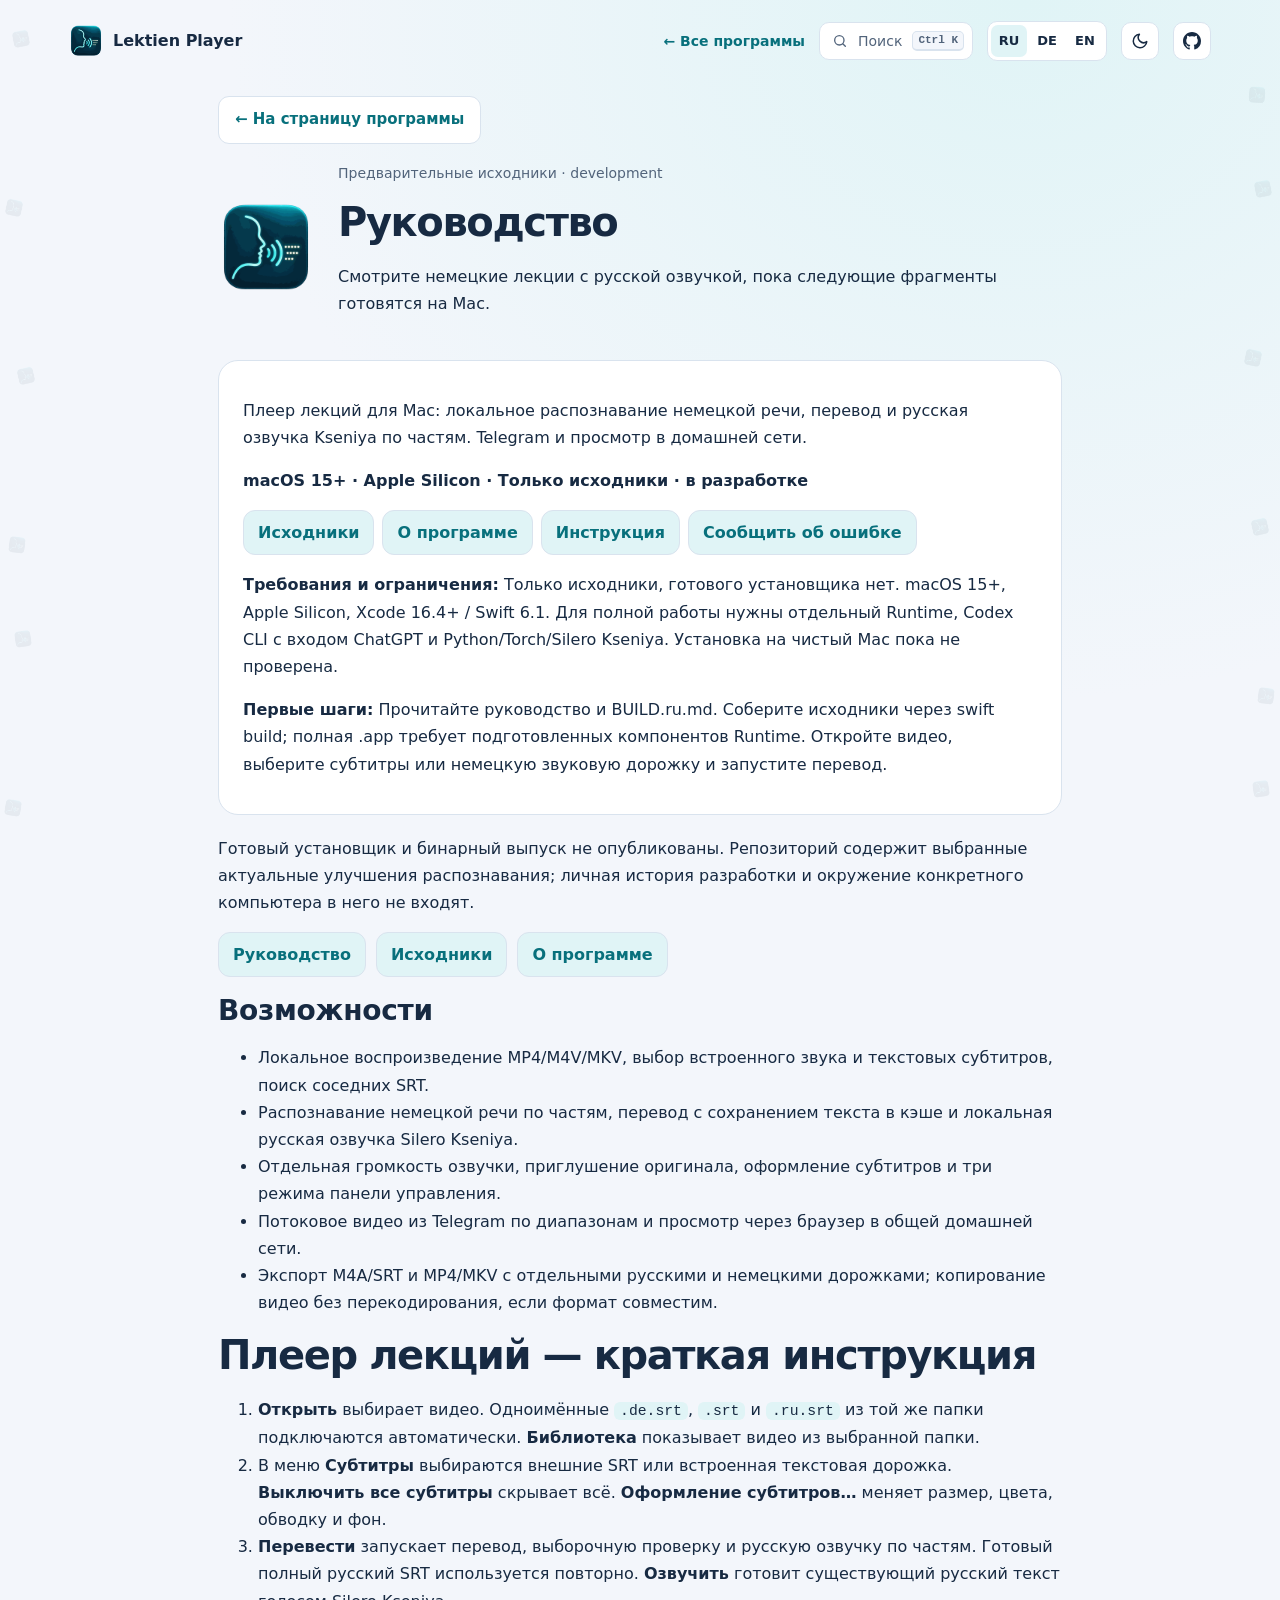
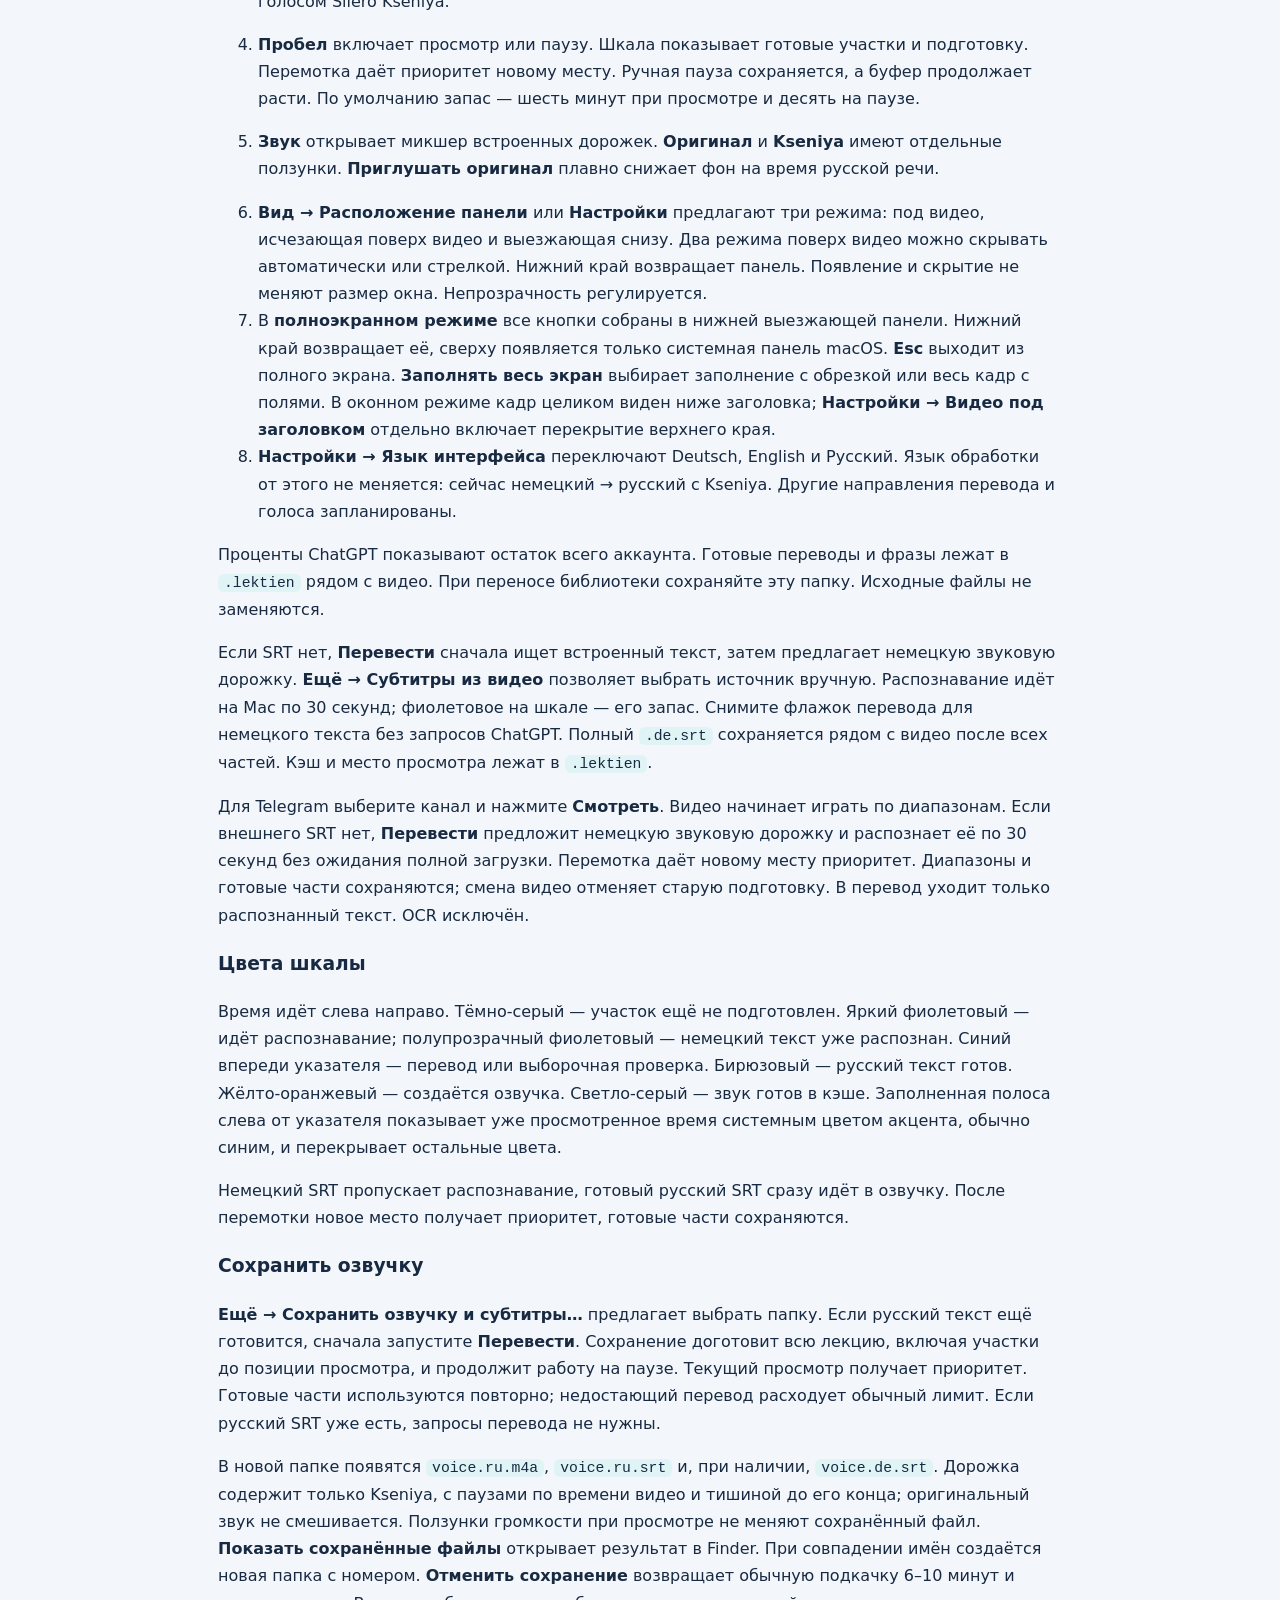
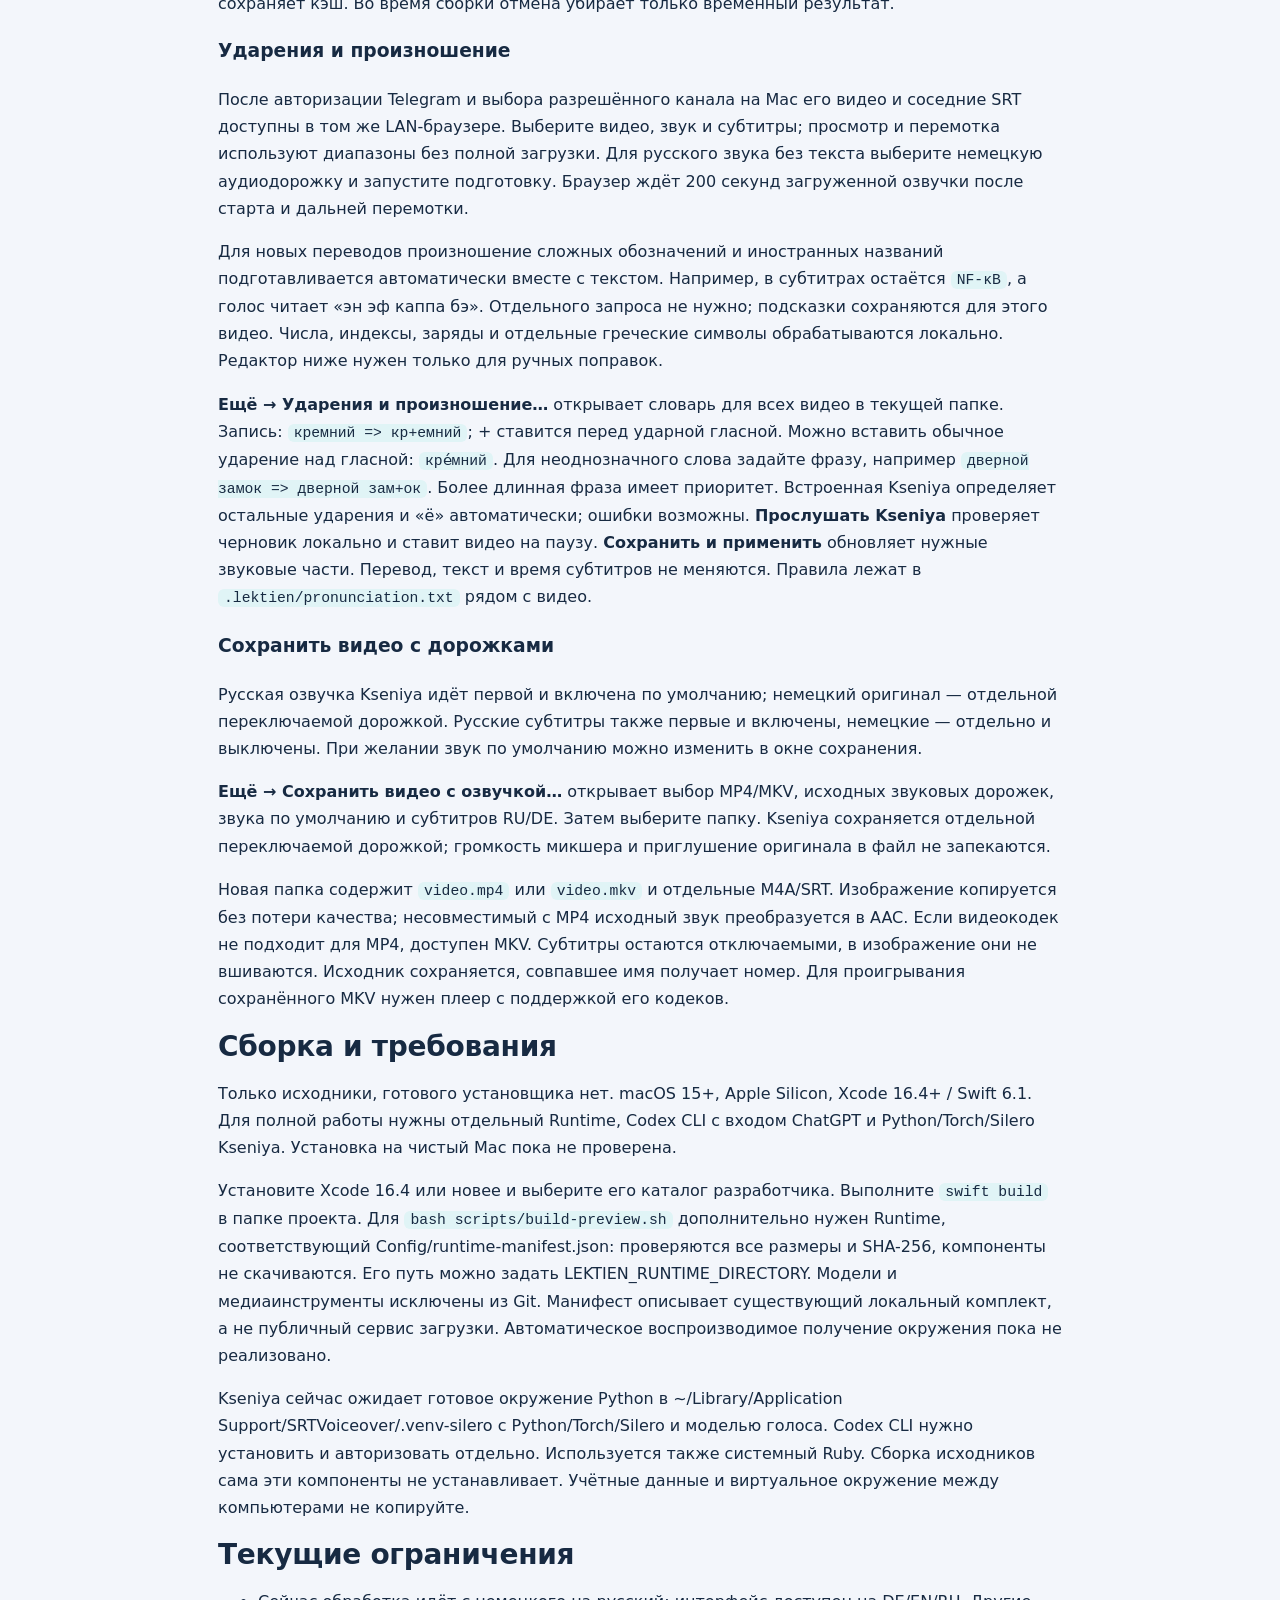
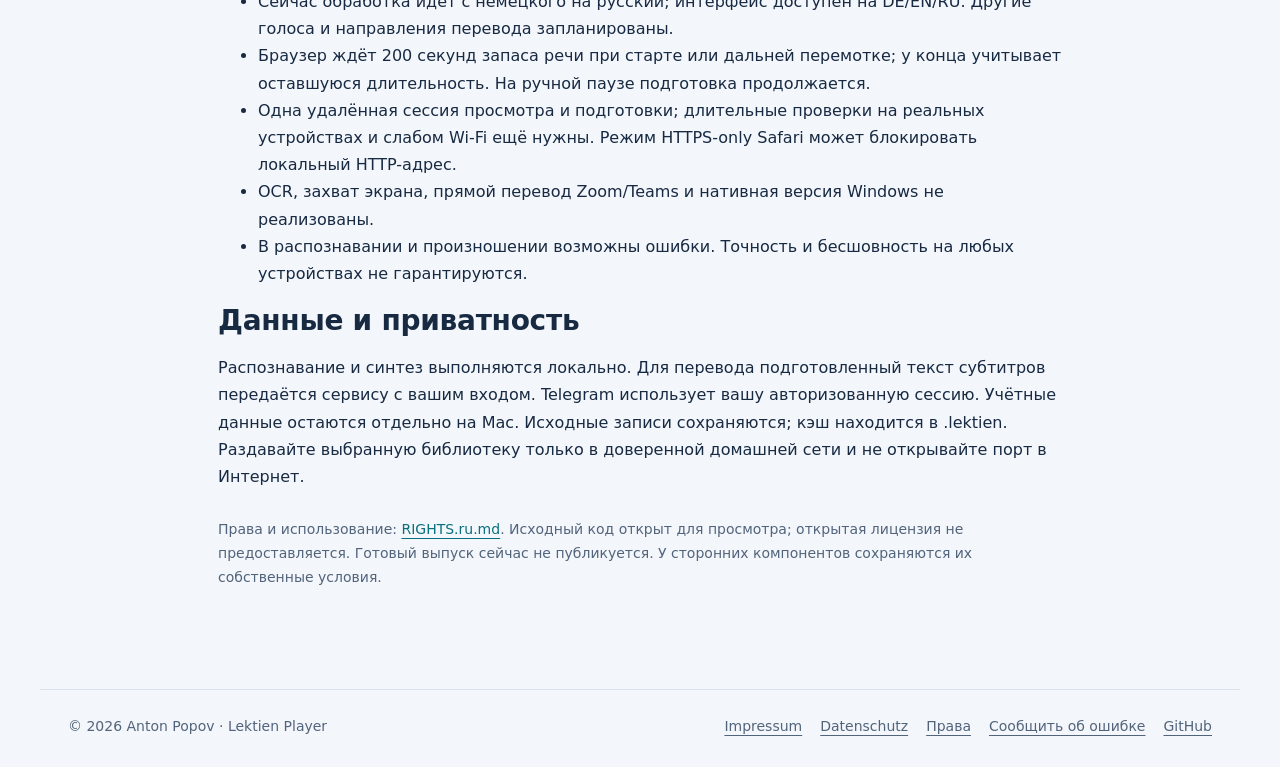
<file: Guide-ru.html>
<!doctype html>
<html lang="ru">
<head>
<meta charset="utf-8">
<meta name="viewport" content="width=device-width,initial-scale=1">
<meta name="color-scheme" content="light dark">
<meta name="description" content="Плеер лекций для Mac: локальное распознавание немецкой речи, перевод и русская озвучка Kseniya по частям. Telegram и просмотр в домашней сети.">
<title>Lektien Player — Руководство</title>
<link rel="icon" href="icon.png" type="image/png">
<script src="Assets/kit/kit-theme.js"></script><link rel="stylesheet" href="Assets/kit/kit.css?v=2026.11.06-3"><script src="Assets/kit/programs.js?v=2026.11.06-3" defer></script><script src="Assets/kit/kit.js?v=2026.11.06-3" defer></script>
<link rel="stylesheet" href="site.css?v=2026.11.05-1-g1">
</head>
<body class="ppk-page ppk-prose">
<a class="ppk-skip" href="#main">К содержимому</a>
<div class="ppk-nav-wrap" id="ppk-nav-wrap">
  <nav class="ppk-nav" aria-label="Основная навигация">
    <a class="ppk-brand" href="index-ru.html"><img src="icon.png" alt="" width="34" height="34"><span>Lektien Player</span></a>
    <span class="ppk-spacer"></span>
    <a class="ppk-back" href="https://popovantondev.github.io/popovantondev/index-ru.html">← Все программы</a>
    <button class="ppk-search-btn" type="button" data-ppk-open-search aria-label="Поиск по программам"><span>Поиск</span><kbd>Ctrl K</kbd></button>
    <div class="ppk-langs"><a href="Guide-ru.html" lang="ru" hreflang="ru" aria-current="page">RU</a><a href="Guide-de.html" lang="de" hreflang="de">DE</a><a href="Guide-en.html" lang="en" hreflang="en">EN</a></div>
    <button class="ppk-icon-btn ppk-theme-btn" type="button" data-ppk-theme aria-label="Сменить тему"></button>
    <a class="ppk-icon-btn ppk-gh-btn" href="https://github.com/popovantondev/LektienPlayer" aria-label="GitHub"></a>
  </nav>
</div>
<main class="ppk-shell ppk-guide" id="main"><!-- ppk-guide-home:start --><p class="guide-home"><a class="ppk-btn" href="index-ru.html">← На страницу программы</a></p><!-- ppk-guide-home:end --><section class="hero"><img src="icon.png" width="150" height="150" alt=""><div><p class="badge">Предварительные исходники · development</p><h1>Руководство</h1><p>Смотрите немецкие лекции с русской озвучкой, пока следующие фрагменты готовятся на Mac.</p></div></section>
<!-- public-release:start -->
<section class="topic release-summary" aria-label="Первые шаги">
<p>Плеер лекций для Mac: локальное распознавание немецкой речи, перевод и русская озвучка Kseniya по частям. Telegram и просмотр в домашней сети.</p>
<p><strong>macOS 15+ · Apple Silicon · Только исходники · в разработке</strong></p>
<p class="release-actions"><a class="release-link" href="https://github.com/popovantondev/LektienPlayer">Исходники</a> <a class="release-link" href="https://popovantondev.github.io/LektienPlayer/index-ru.html">О программе</a> <a class="release-link" href="https://popovantondev.github.io/LektienPlayer/Guide-ru.html">Инструкция</a> <a class="release-link" href="https://github.com/popovantondev/LektienPlayer/issues/new">Сообщить об ошибке</a></p>
<p><strong>Требования и ограничения:</strong> Только исходники, готового установщика нет. macOS 15+, Apple Silicon, Xcode 16.4+ / Swift 6.1. Для полной работы нужны отдельный Runtime, Codex CLI с входом ChatGPT и Python/Torch/Silero Kseniya. Установка на чистый Mac пока не проверена.</p>
<p><strong>Первые шаги:</strong> Прочитайте руководство и BUILD.ru.md. Соберите исходники через swift build; полная .app требует подготовленных компонентов Runtime. Откройте видео, выберите субтитры или немецкую звуковую дорожку и запустите перевод.</p>
</section>
<!-- public-release:end -->
<p>Готовый установщик и бинарный выпуск не опубликованы. Репозиторий содержит выбранные актуальные улучшения распознавания; личная история разработки и окружение конкретного компьютера в него не входят.</p><p class="actions"><a href="Guide-ru.html">Руководство</a><a href="https://github.com/popovantondev/LektienPlayer">Исходники</a><a href="index-ru.html">О программе</a></p><section><h2>Возможности</h2><ul><li>Локальное воспроизведение MP4/M4V/MKV, выбор встроенного звука и текстовых субтитров, поиск соседних SRT.</li><li>Распознавание немецкой речи по частям, перевод с сохранением текста в кэше и локальная русская озвучка Silero Kseniya.</li><li>Отдельная громкость озвучки, приглушение оригинала, оформление субтитров и три режима панели управления.</li><li>Потоковое видео из Telegram по диапазонам и просмотр через браузер в общей домашней сети.</li><li>Экспорт M4A/SRT и MP4/MKV с отдельными русскими и немецкими дорожками; копирование видео без перекодирования, если формат совместим.</li></ul></section><section><h1>Плеер лекций — краткая инструкция</h1>
<ol>
<li><strong>Открыть</strong> выбирает видео. Одноимённые <code>.de.srt</code>, <code>.srt</code> и <code>.ru.srt</code> из той же папки подключаются автоматически. <strong>Библиотека</strong> показывает видео из выбранной папки.</li>
<li>В меню <strong>Субтитры</strong> выбираются внешние SRT или встроенная текстовая дорожка. <strong>Выключить все субтитры</strong> скрывает всё. <strong>Оформление субтитров…</strong> меняет размер, цвета, обводку и фон.</li>
<li><strong>Перевести</strong> запускает перевод, выборочную проверку и русскую озвучку по частям. Готовый полный русский SRT используется повторно. <strong>Озвучить</strong> готовит существующий русский текст голосом Silero Kseniya.</li>
<li>
<p><strong>Пробел</strong> включает просмотр или паузу. Шкала показывает готовые участки и подготовку. Перемотка даёт приоритет новому месту. Ручная пауза сохраняется, а буфер продолжает расти. По умолчанию запас — шесть минут при просмотре и десять на паузе.</p>
</li>
<li>
<p><strong>Звук</strong> открывает микшер встроенных дорожек. <strong>Оригинал</strong> и <strong>Kseniya</strong> имеют отдельные ползунки. <strong>Приглушать оригинал</strong> плавно снижает фон на время русской речи.</p>
</li>
<li><strong>Вид → Расположение панели</strong> или <strong>Настройки</strong> предлагают три режима: под видео, исчезающая поверх видео и выезжающая снизу. Два режима поверх видео можно скрывать автоматически или стрелкой. Нижний край возвращает панель. Появление и скрытие не меняют размер окна. Непрозрачность регулируется.</li>
<li>В <strong>полноэкранном режиме</strong> все кнопки собраны в нижней выезжающей панели. Нижний край возвращает её, сверху появляется только системная панель macOS. <strong>Esc</strong> выходит из полного экрана. <strong>Заполнять весь экран</strong> выбирает заполнение с обрезкой или весь кадр с полями. В оконном режиме кадр целиком виден ниже заголовка; <strong>Настройки → Видео под заголовком</strong> отдельно включает перекрытие верхнего края.</li>
<li><strong>Настройки → Язык интерфейса</strong> переключают Deutsch, English и Русский. Язык обработки от этого не меняется: сейчас немецкий → русский с Kseniya. Другие направления перевода и голоса запланированы.</li>
</ol>
<p>Проценты ChatGPT показывают остаток всего аккаунта. Готовые переводы и фразы лежат в <code>.lektien</code> рядом с видео. При переносе библиотеки сохраняйте эту папку. Исходные файлы не заменяются.</p>
<p>Если SRT нет, <strong>Перевести</strong> сначала ищет встроенный текст, затем предлагает немецкую звуковую дорожку. <strong>Ещё → Субтитры из видео</strong> позволяет выбрать источник вручную. Распознавание идёт на Mac по 30 секунд; фиолетовое на шкале — его запас. Снимите флажок перевода для немецкого текста без запросов ChatGPT. Полный <code>.de.srt</code> сохраняется рядом с видео после всех частей. Кэш и место просмотра лежат в <code>.lektien</code>.</p>
<p>Для Telegram выберите канал и нажмите <strong>Смотреть</strong>. Видео начинает играть по диапазонам. Если внешнего SRT нет, <strong>Перевести</strong> предложит немецкую звуковую дорожку и распознает её по 30 секунд без ожидания полной загрузки. Перемотка даёт новому месту приоритет. Диапазоны и готовые части сохраняются; смена видео отменяет старую подготовку. В перевод уходит только распознанный текст. OCR исключён.</p>
<h3>Цвета шкалы</h3>
<p>Время идёт слева направо. Тёмно-серый — участок ещё не подготовлен. Яркий фиолетовый — идёт распознавание; полупрозрачный фиолетовый — немецкий текст уже распознан. Синий впереди указателя — перевод или выборочная проверка. Бирюзовый — русский текст готов. Жёлто-оранжевый — создаётся озвучка. Светло-серый — звук готов в кэше. Заполненная полоса слева от указателя показывает уже просмотренное время системным цветом акцента, обычно синим, и перекрывает остальные цвета.</p>
<p>Немецкий SRT пропускает распознавание, готовый русский SRT сразу идёт в озвучку. После перемотки новое место получает приоритет, готовые части сохраняются.</p>
<h3>Сохранить озвучку</h3>
<p><strong>Ещё → Сохранить озвучку и субтитры…</strong> предлагает выбрать папку. Если русский текст ещё готовится, сначала запустите <strong>Перевести</strong>. Сохранение доготовит всю лекцию, включая участки до позиции просмотра, и продолжит работу на паузе. Текущий просмотр получает приоритет. Готовые части используются повторно; недостающий перевод расходует обычный лимит. Если русский SRT уже есть, запросы перевода не нужны.</p>
<p>В новой папке появятся <code>voice.ru.m4a</code>, <code>voice.ru.srt</code> и, при наличии, <code>voice.de.srt</code>. Дорожка содержит только Kseniya, с паузами по времени видео и тишиной до его конца; оригинальный звук не смешивается. Ползунки громкости при просмотре не меняют сохранённый файл. <strong>Показать сохранённые файлы</strong> открывает результат в Finder. При совпадении имён создаётся новая папка с номером. <strong>Отменить сохранение</strong> возвращает обычную подкачку 6–10 минут и сохраняет кэш. Во время сборки отмена убирает только временный результат.</p>
<h3>Ударения и произношение</h3>
<p>После авторизации Telegram и выбора разрешённого канала на Mac его видео и соседние SRT доступны в том же LAN-браузере. Выберите видео, звук и субтитры; просмотр и перемотка используют диапазоны без полной загрузки. Для русского звука без текста выберите немецкую аудиодорожку и запустите подготовку. Браузер ждёт 200 секунд загруженной озвучки после старта и дальней перемотки.</p>
<p>Для новых переводов произношение сложных обозначений и иностранных названий
подготавливается автоматически вместе с текстом. Например, в субтитрах остаётся
<code>NF-κB</code>, а голос читает «эн эф каппа бэ». Отдельного запроса не нужно; подсказки
сохраняются для этого видео. Числа, индексы, заряды и отдельные греческие символы
обрабатываются локально. Редактор ниже нужен только для ручных поправок.</p>
<p><strong>Ещё → Ударения и произношение…</strong> открывает словарь для всех видео в текущей папке.
Запись: <code>кремний =&gt; кр+емний</code>; + ставится перед ударной гласной. Можно вставить
обычное ударение над гласной: <code>кре́мний</code>. Для неоднозначного слова задайте фразу,
например <code>дверной замок =&gt; дверной зам+ок</code>. Более длинная фраза имеет приоритет.
Встроенная Kseniya определяет остальные ударения и «ё» автоматически; ошибки возможны.
<strong>Прослушать Kseniya</strong> проверяет черновик локально и ставит видео на паузу.
<strong>Сохранить и применить</strong> обновляет нужные звуковые части. Перевод, текст и время
субтитров не меняются. Правила лежат в <code>.lektien/pronunciation.txt</code> рядом с видео.</p>
<h3>Сохранить видео с дорожками</h3>
<p>Русская озвучка Kseniya идёт первой и включена по умолчанию; немецкий оригинал — отдельной переключаемой дорожкой. Русские субтитры также первые и включены, немецкие — отдельно и выключены. При желании звук по умолчанию можно изменить в окне сохранения.</p>
<p><strong>Ещё → Сохранить видео с озвучкой…</strong> открывает выбор MP4/MKV, исходных звуковых дорожек, звука по умолчанию и субтитров RU/DE. Затем выберите папку. Kseniya сохраняется отдельной переключаемой дорожкой; громкость микшера и приглушение оригинала в файл не запекаются.</p>
<p>Новая папка содержит <code>video.mp4</code> или <code>video.mkv</code> и отдельные M4A/SRT. Изображение копируется без потери качества; несовместимый с MP4 исходный звук преобразуется в AAC. Если видеокодек не подходит для MP4, доступен MKV. Субтитры остаются отключаемыми, в изображение они не вшиваются. Исходник сохраняется, совпавшее имя получает номер. Для проигрывания сохранённого MKV нужен плеер с поддержкой его кодеков.</p></section><section><h2>Сборка и требования</h2><p>Только исходники, готового установщика нет. macOS 15+, Apple Silicon, Xcode 16.4+ / Swift 6.1. Для полной работы нужны отдельный Runtime, Codex CLI с входом ChatGPT и Python/Torch/Silero Kseniya. Установка на чистый Mac пока не проверена.</p><p>Установите Xcode 16.4 или новее и выберите его каталог разработчика. Выполните <code>swift build</code> в папке проекта. Для <code>bash scripts/build-preview.sh</code> дополнительно нужен Runtime, соответствующий Config/runtime-manifest.json: проверяются все размеры и SHA-256, компоненты не скачиваются. Его путь можно задать LEKTIEN_RUNTIME_DIRECTORY. Модели и медиаинструменты исключены из Git. Манифест описывает существующий локальный комплект, а не публичный сервис загрузки. Автоматическое воспроизводимое получение окружения пока не реализовано.</p><p>Kseniya сейчас ожидает готовое окружение Python в ~/Library/Application Support/SRTVoiceover/.venv-silero с Python/Torch/Silero и моделью голоса. Codex CLI нужно установить и авторизовать отдельно. Используется также системный Ruby. Сборка исходников сама эти компоненты не устанавливает. Учётные данные и виртуальное окружение между компьютерами не копируйте.</p></section><section><h2>Текущие ограничения</h2><ul><li>Сейчас обработка идёт с немецкого на русский; интерфейс доступен на DE/EN/RU. Другие голоса и направления перевода запланированы.</li><li>Браузер ждёт 200 секунд запаса речи при старте или дальней перемотке; у конца учитывает оставшуюся длительность. На ручной паузе подготовка продолжается.</li><li>Одна удалённая сессия просмотра и подготовки; длительные проверки на реальных устройствах и слабом Wi-Fi ещё нужны. Режим HTTPS-only Safari может блокировать локальный HTTP-адрес.</li><li>OCR, захват экрана, прямой перевод Zoom/Teams и нативная версия Windows не реализованы.</li><li>В распознавании и произношении возможны ошибки. Точность и бесшовность на любых устройствах не гарантируются.</li></ul></section><section><h2>Данные и приватность</h2><p>Распознавание и синтез выполняются локально. Для перевода подготовленный текст субтитров передаётся сервису с вашим входом. Telegram использует вашу авторизованную сессию. Учётные данные остаются отдельно на Mac. Исходные записи сохраняются; кэш находится в .lektien. Раздавайте выбранную библиотеку только в доверенной домашней сети и не открывайте порт в Интернет.</p></section><p class="ppk-note">Права и использование: <a href="https://github.com/popovantondev/LektienPlayer/blob/main/RIGHTS.ru.md">RIGHTS.ru.md</a>. Исходный код открыт для просмотра; открытая лицензия не предоставляется. Готовый выпуск сейчас не публикуется. У сторонних компонентов сохраняются их собственные условия.</p></main>
<footer class="ppk-footer">
  <span>© 2026 Anton Popov · Lektien Player</span>
  <nav aria-label="Правовая информация"><a href="https://popovantondev.github.io/popovantondev/impressum.html">Impressum</a><a href="https://popovantondev.github.io/popovantondev/datenschutz.html">Datenschutz</a><a href="https://github.com/popovantondev/LektienPlayer/blob/main/RIGHTS.ru.md">Права</a><a href="https://github.com/popovantondev/LektienPlayer/issues/new">Сообщить об ошибке</a><a href="https://github.com/popovantondev/LektienPlayer">GitHub</a></nav>
</footer>
</body>
</html>
</file>
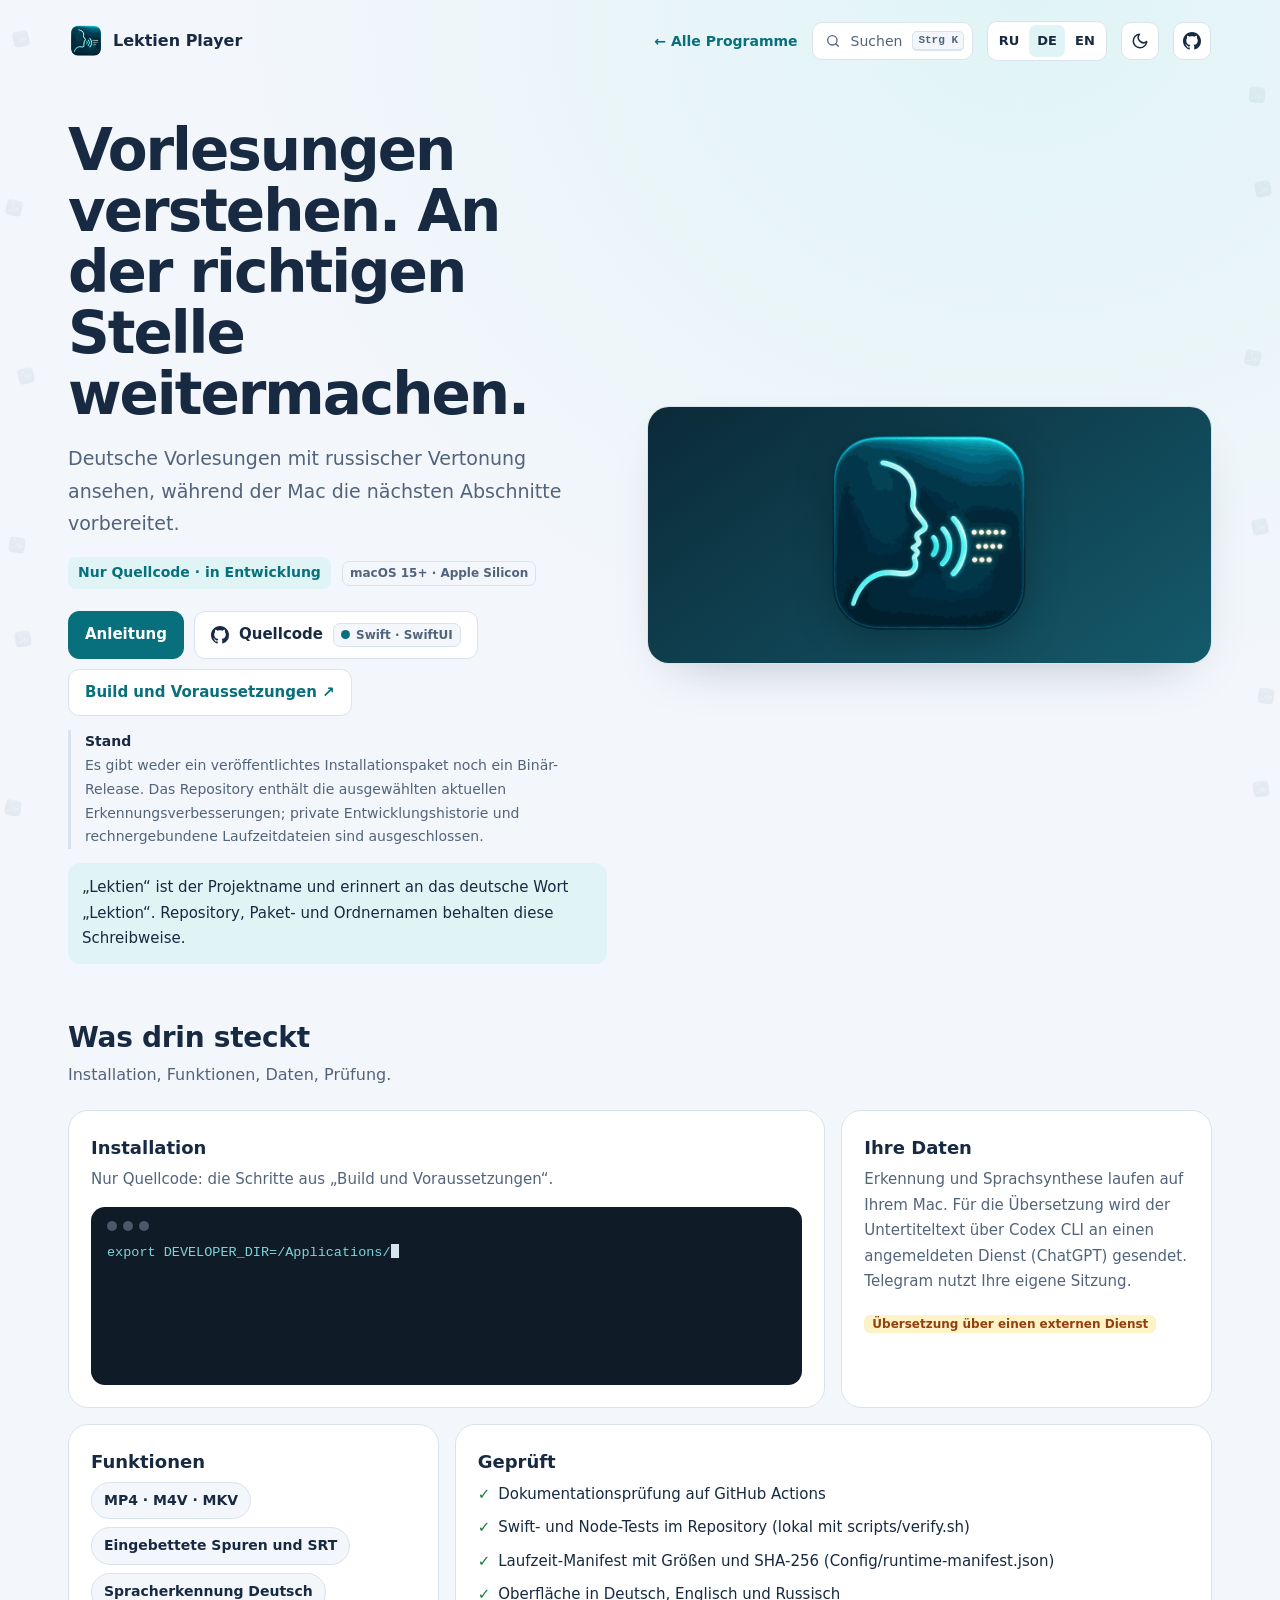
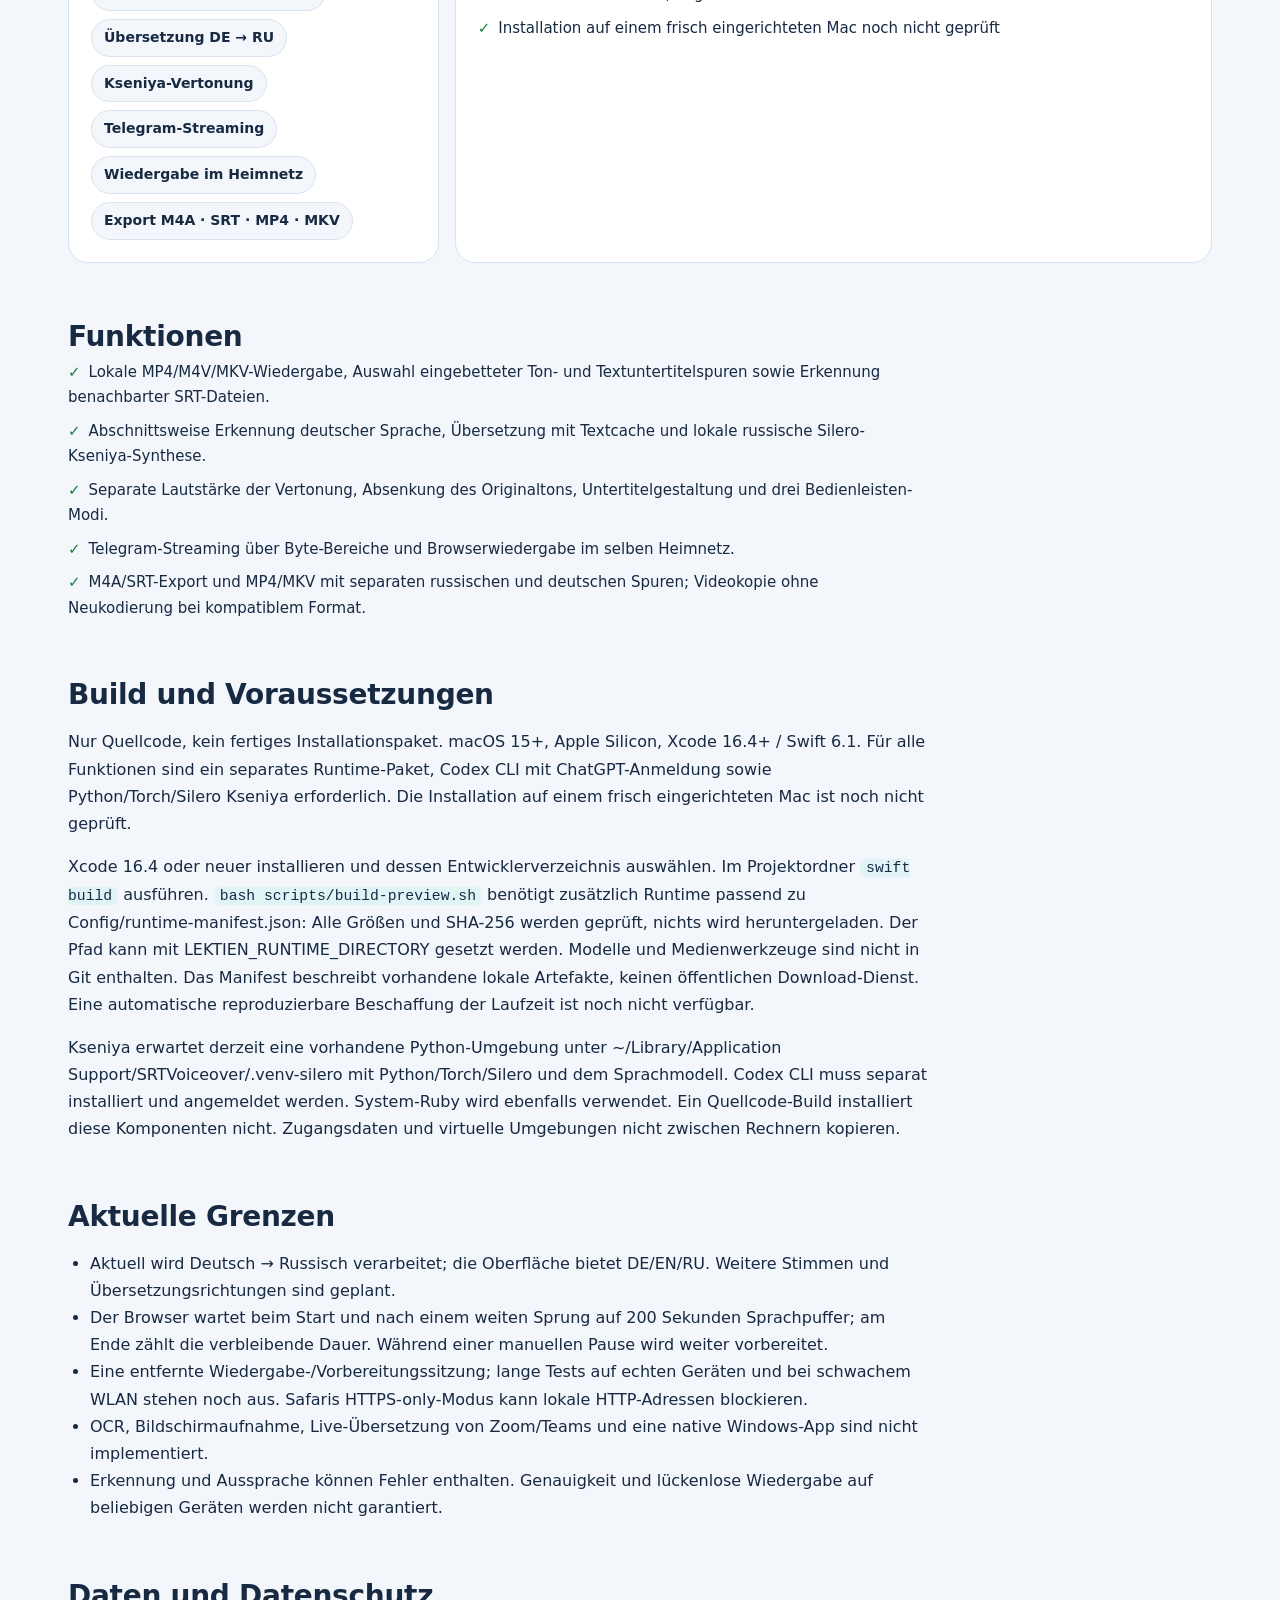
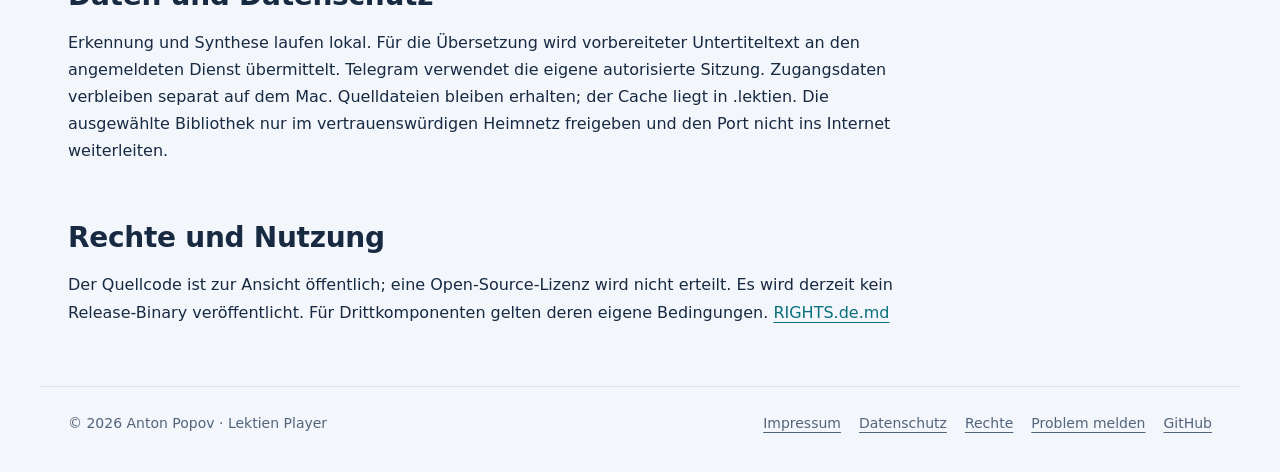
<file: index-de.html>
<!doctype html>
<html lang="de">
<head>
<meta charset="utf-8">
<meta name="viewport" content="width=device-width,initial-scale=1">
<script>location.replace('index.html'+location.hash)</script>
<meta http-equiv="refresh" content="0; url=index.html">
<link rel="canonical" href="https://popovantondev.github.io/LektienPlayer/index.html">
<meta name="robots" content="noindex">
<link rel="icon" href="icon.png" type="image/png">
<title>Lektien Player — Weiterleitung</title>
</head>
<body>
<p>Diese Seite ist umgezogen: <a href="index.html">Lektien Player — Startseite</a></p>
<p><a href="index-en.html" lang="en" hreflang="en">English</a> · <a href="index-ru.html" lang="ru" hreflang="ru">Русский</a></p>
</body>
</html>
</file>
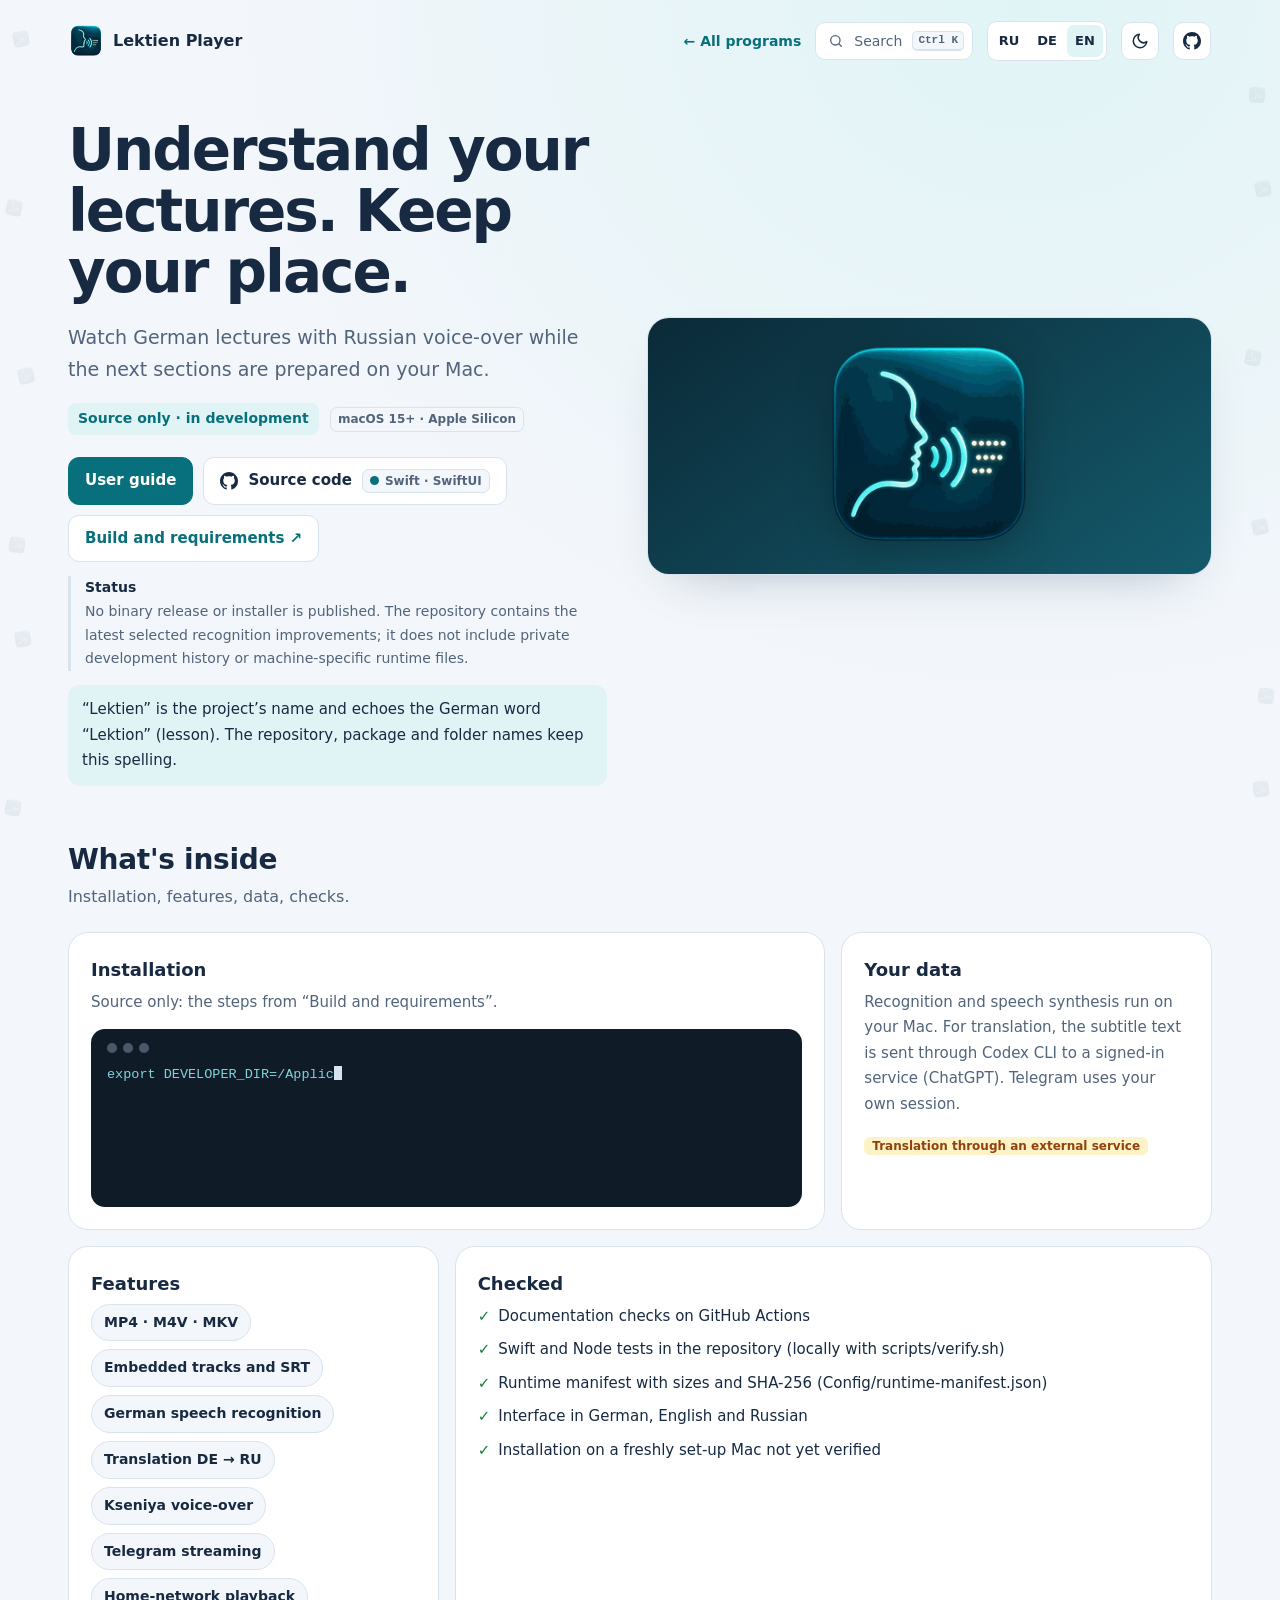
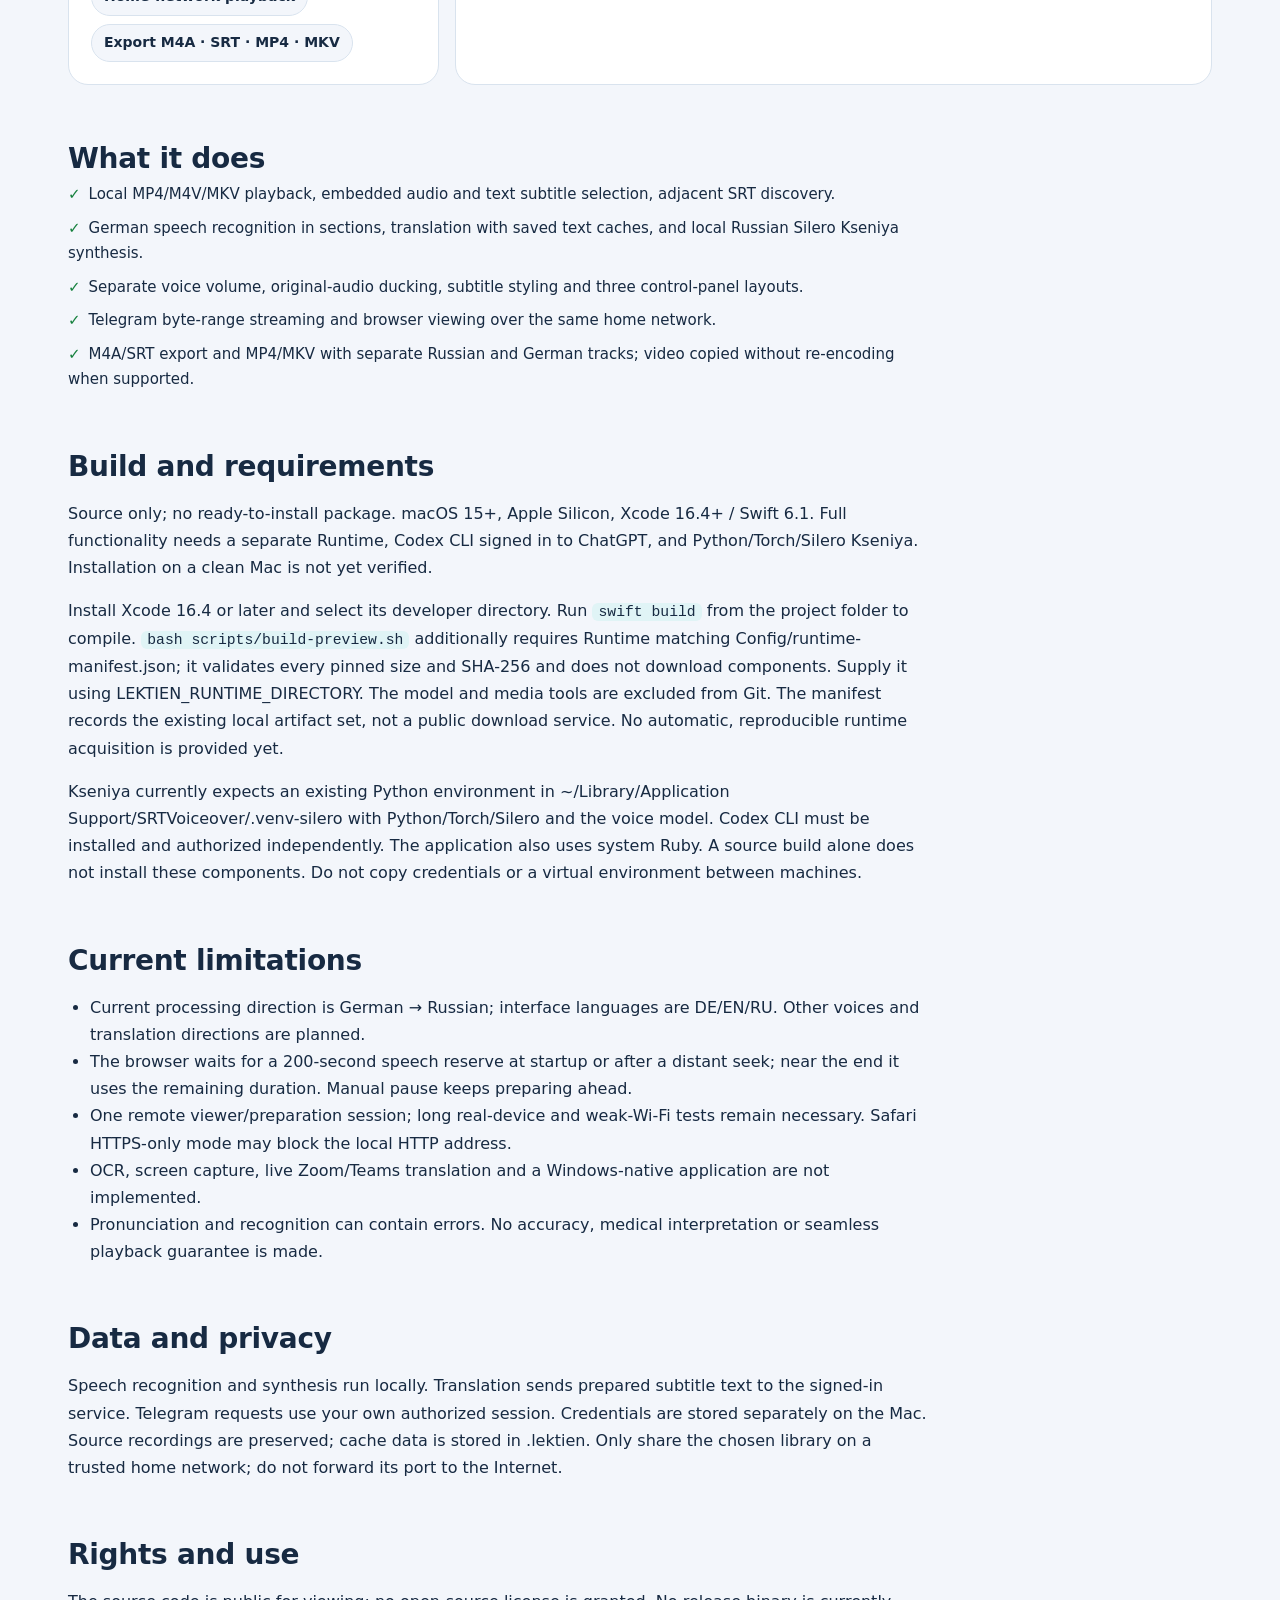
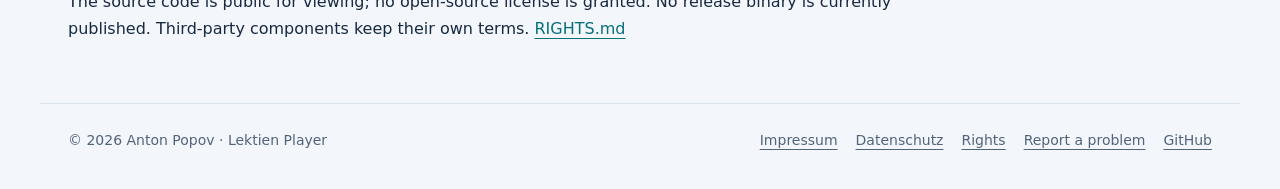
<file: index-en.html>
<!doctype html>
<html lang="en">
<head>
<meta charset="utf-8">
<meta name="viewport" content="width=device-width,initial-scale=1">
<meta name="color-scheme" content="light dark">
<meta name="description" content="Lecture player for Mac: local German speech recognition, translation and Russian Kseniya voice-over in sections. Telegram streaming and home-network viewing.">
<title>Lektien Player — Watch German lectures with Russian voice-over while the next sections are prepared on your Mac</title>
<link rel="icon" href="icon.png" type="image/png">
<script src="Assets/kit/kit-theme.js"></script><link rel="stylesheet" href="Assets/kit/kit.css?v=2026.11.06-3"><script src="Assets/kit/programs.js?v=2026.11.06-3" defer></script><script src="Assets/kit/kit.js?v=2026.11.06-3" defer></script>
<link rel="stylesheet" href="site.css?v=2026.11.05-1">
</head>
<body class="ppk-page ppk-prose">
<a class="ppk-skip" href="#main">Skip to content</a>
<div class="ppk-nav-wrap" id="ppk-nav-wrap">
  <nav class="ppk-nav" aria-label="Main navigation">
    <a class="ppk-brand" href="index-en.html"><img src="icon.png" alt="" width="34" height="34"><span>Lektien Player</span></a>
    <span class="ppk-spacer"></span>
    <a class="ppk-back" href="https://popovantondev.github.io/popovantondev/index-en.html">← All programs</a>
    <button class="ppk-search-btn" type="button" data-ppk-open-search aria-label="Search programs"><span>Search</span><kbd>Ctrl K</kbd></button>
    <div class="ppk-langs"><a href="index-ru.html" lang="ru" hreflang="ru">RU</a><a href="index.html" lang="de" hreflang="de">DE</a><a href="index-en.html" lang="en" hreflang="en" aria-current="page">EN</a></div>
    <button class="ppk-icon-btn ppk-theme-btn" type="button" data-ppk-theme aria-label="Switch colour scheme"></button>
    <a class="ppk-icon-btn ppk-gh-btn" href="https://github.com/popovantondev/LektienPlayer" aria-label="GitHub"></a>
  </nav>
</div>
<main class="ppk-shell" id="main">
<div class="ppk-hero">
<div>
<h1>Understand your lectures. Keep your place.</h1>
<p class="ppk-lead">Watch German lectures with Russian voice-over while the next sections are prepared on your Mac.</p>
<span class="ppk-status">Source only · in development</span> <span class="ppk-chip ppk-meta-chip">macOS 15+ · Apple Silicon</span>
<div class="ppk-actions">
<a class="ppk-btn ppk-btn-primary" href="Guide-en.html">User guide</a>
<a class="ppk-btn ppk-btn-gh" href="https://github.com/popovantondev/LektienPlayer">Source code <span class="ppk-chip"><i class="ppk-dot"></i>Swift · SwiftUI</span></a>
<a class="ppk-btn" href="https://github.com/popovantondev/LektienPlayer/blob/main/docs/BUILD.en.md">Build and requirements ↗</a>
</div>
<p class="ppk-requirements"><strong>Status</strong>No binary release or installer is published. The repository contains the latest selected recognition improvements; it does not include private development history or machine-specific runtime files.</p>
<p class="ppk-notice">“Lektien” is the project’s name and echoes the German word “Lektion” (lesson). The repository, package and folder names keep this spelling.</p>
</div>
<figure class="ppk-preview">
<div class="ppk-stage"><img src="icon.png" width="220" height="220" alt="Lektien Player"></div>
</figure>
</div>

<section class="ppk-bento-section ppk-section ppk-reveal">
<h2>What&#x27;s inside</h2>
<p class="ppk-sub">Installation, features, data, checks.</p>
<div class="ppk-bento">
<div class="ppk-tile ppk-wide"><h3>Installation</h3><p>Source only: the steps from “Build and requirements”.</p><div class="ppk-term" role="group" aria-label="Installation"><div class="ppk-term-bar"><i></i><i></i><i></i></div><div class="ppk-term-out"><div class="ppk-ps">export DEVELOPER_DIR=/Applications/Xcode.app/Contents/Developer</div><div class="ppk-ps">swift build</div><div class="ppk-ps">LEKTIEN_RUNTIME_DIRECTORY=/path/to/Runtime bash scripts/build-preview.sh</div><div class="ppk-dim">  checks sizes and SHA-256 against Config/runtime-manifest.json, downloads nothing</div></div></div></div>
<div class="ppk-tile"><h3>Your data</h3><p>Recognition and speech synthesis run on your Mac. For translation, the subtitle text is sent through Codex CLI to a signed-in service (ChatGPT). Telegram uses your own session.</p><span class="ppk-badge ppk-badge-warn">Translation through an external service</span></div>
<div class="ppk-tile"><h3>Features</h3><div class="ppk-chips"><span>MP4 · M4V · MKV</span><span>Embedded tracks and SRT</span><span>German speech recognition</span><span>Translation DE → RU</span><span>Kseniya voice-over</span><span>Telegram streaming</span><span>Home-network playback</span><span>Export M4A · SRT · MP4 · MKV</span></div></div>
<div class="ppk-tile ppk-wide"><h3>Checked</h3><ul class="ppk-checks"><li>Documentation checks on GitHub Actions</li><li>Swift and Node tests in the repository (locally with scripts/verify.sh)</li><li>Runtime manifest with sizes and SHA-256 (Config/runtime-manifest.json)</li><li>Interface in German, English and Russian</li><li>Installation on a freshly set-up Mac not yet verified</li></ul></div>
</div>
</section>

<section class="ppk-section ppk-reveal ppk-text-block"><h2>What it does</h2><ul class="ppk-checks ppk-feature-list"><li>Local MP4/M4V/MKV playback, embedded audio and text subtitle selection, adjacent SRT discovery.</li><li>German speech recognition in sections, translation with saved text caches, and local Russian Silero Kseniya synthesis.</li><li>Separate voice volume, original-audio ducking, subtitle styling and three control-panel layouts.</li><li>Telegram byte-range streaming and browser viewing over the same home network.</li><li>M4A/SRT export and MP4/MKV with separate Russian and German tracks; video copied without re-encoding when supported.</li></ul></section>

<section class="ppk-section ppk-reveal ppk-text-block"><h2>Build and requirements</h2><p>Source only; no ready-to-install package. macOS 15+, Apple Silicon, Xcode 16.4+ / Swift 6.1. Full functionality needs a separate Runtime, Codex CLI signed in to ChatGPT, and Python/Torch/Silero Kseniya. Installation on a clean Mac is not yet verified.</p><p>Install Xcode 16.4 or later and select its developer directory. Run <code>swift build</code> from the project folder to compile. <code>bash scripts/build-preview.sh</code> additionally requires Runtime matching Config/runtime-manifest.json; it validates every pinned size and SHA-256 and does not download components. Supply it using LEKTIEN_RUNTIME_DIRECTORY. The model and media tools are excluded from Git. The manifest records the existing local artifact set, not a public download service. No automatic, reproducible runtime acquisition is provided yet.</p><p>Kseniya currently expects an existing Python environment in ~/Library/Application Support/SRTVoiceover/.venv-silero with Python/Torch/Silero and the voice model. Codex CLI must be installed and authorized independently. The application also uses system Ruby. A source build alone does not install these components. Do not copy credentials or a virtual environment between machines.</p></section>

<section class="ppk-section ppk-reveal ppk-text-block"><h2>Current limitations</h2><ul><li>Current processing direction is German → Russian; interface languages are DE/EN/RU. Other voices and translation directions are planned.</li><li>The browser waits for a 200-second speech reserve at startup or after a distant seek; near the end it uses the remaining duration. Manual pause keeps preparing ahead.</li><li>One remote viewer/preparation session; long real-device and weak-Wi-Fi tests remain necessary. Safari HTTPS-only mode may block the local HTTP address.</li><li>OCR, screen capture, live Zoom/Teams translation and a Windows-native application are not implemented.</li><li>Pronunciation and recognition can contain errors. No accuracy, medical interpretation or seamless playback guarantee is made.</li></ul></section>

<section class="ppk-section ppk-reveal ppk-text-block"><h2>Data and privacy</h2><p>Speech recognition and synthesis run locally. Translation sends prepared subtitle text to the signed-in service. Telegram requests use your own authorized session. Credentials are stored separately on the Mac. Source recordings are preserved; cache data is stored in .lektien. Only share the chosen library on a trusted home network; do not forward its port to the Internet.</p></section>

<section class="ppk-section ppk-reveal ppk-text-block"><h2>Rights and use</h2><p>The source code is public for viewing; no open-source license is granted. No release binary is currently published. Third-party components keep their own terms. <a href="https://github.com/popovantondev/LektienPlayer/blob/main/RIGHTS.md">RIGHTS.md</a></p></section>
</main>
<footer class="ppk-footer">
  <span>© 2026 Anton Popov · Lektien Player</span>
  <nav aria-label="Legal"><a href="https://popovantondev.github.io/popovantondev/impressum.html">Impressum</a><a href="https://popovantondev.github.io/popovantondev/datenschutz.html">Datenschutz</a><a href="https://github.com/popovantondev/LektienPlayer/blob/main/RIGHTS.md">Rights</a><a href="https://github.com/popovantondev/LektienPlayer/issues/new">Report a problem</a><a href="https://github.com/popovantondev/LektienPlayer">GitHub</a></nav>
</footer>
</body>
</html>
</file>
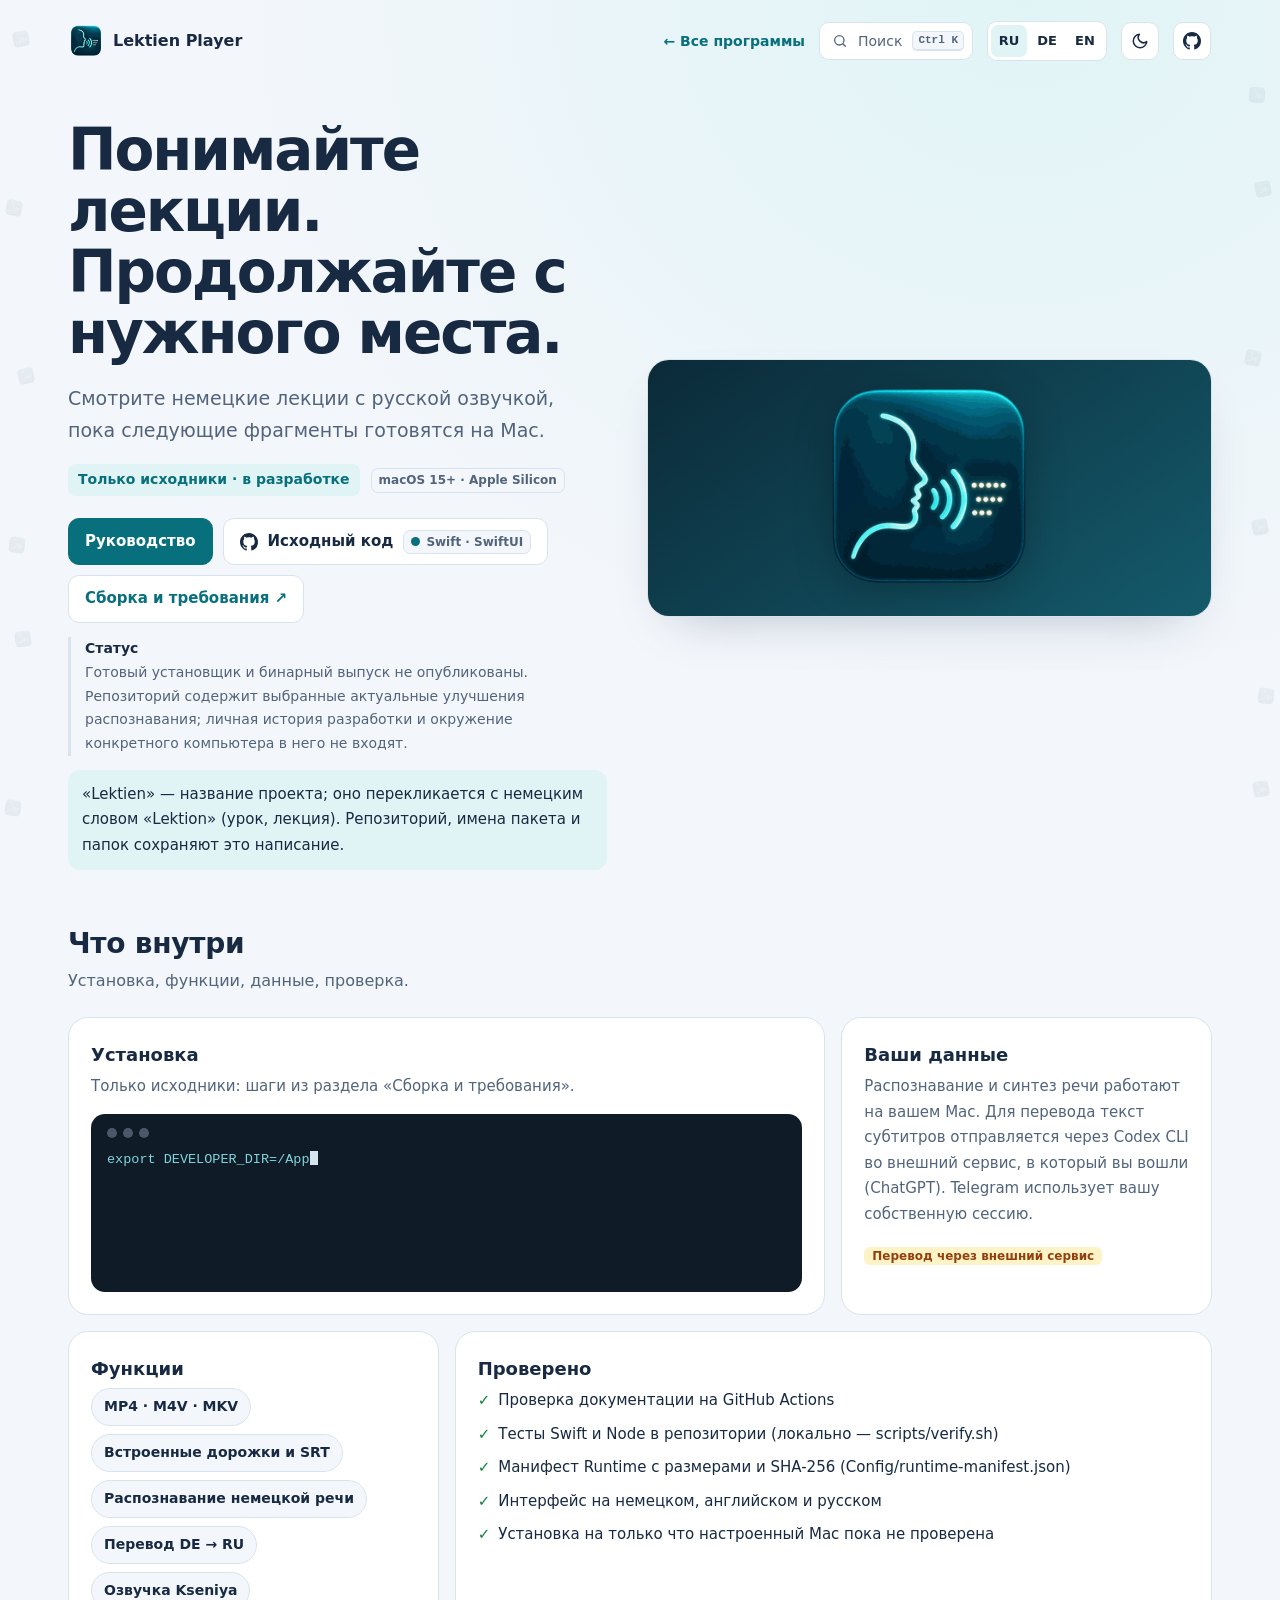
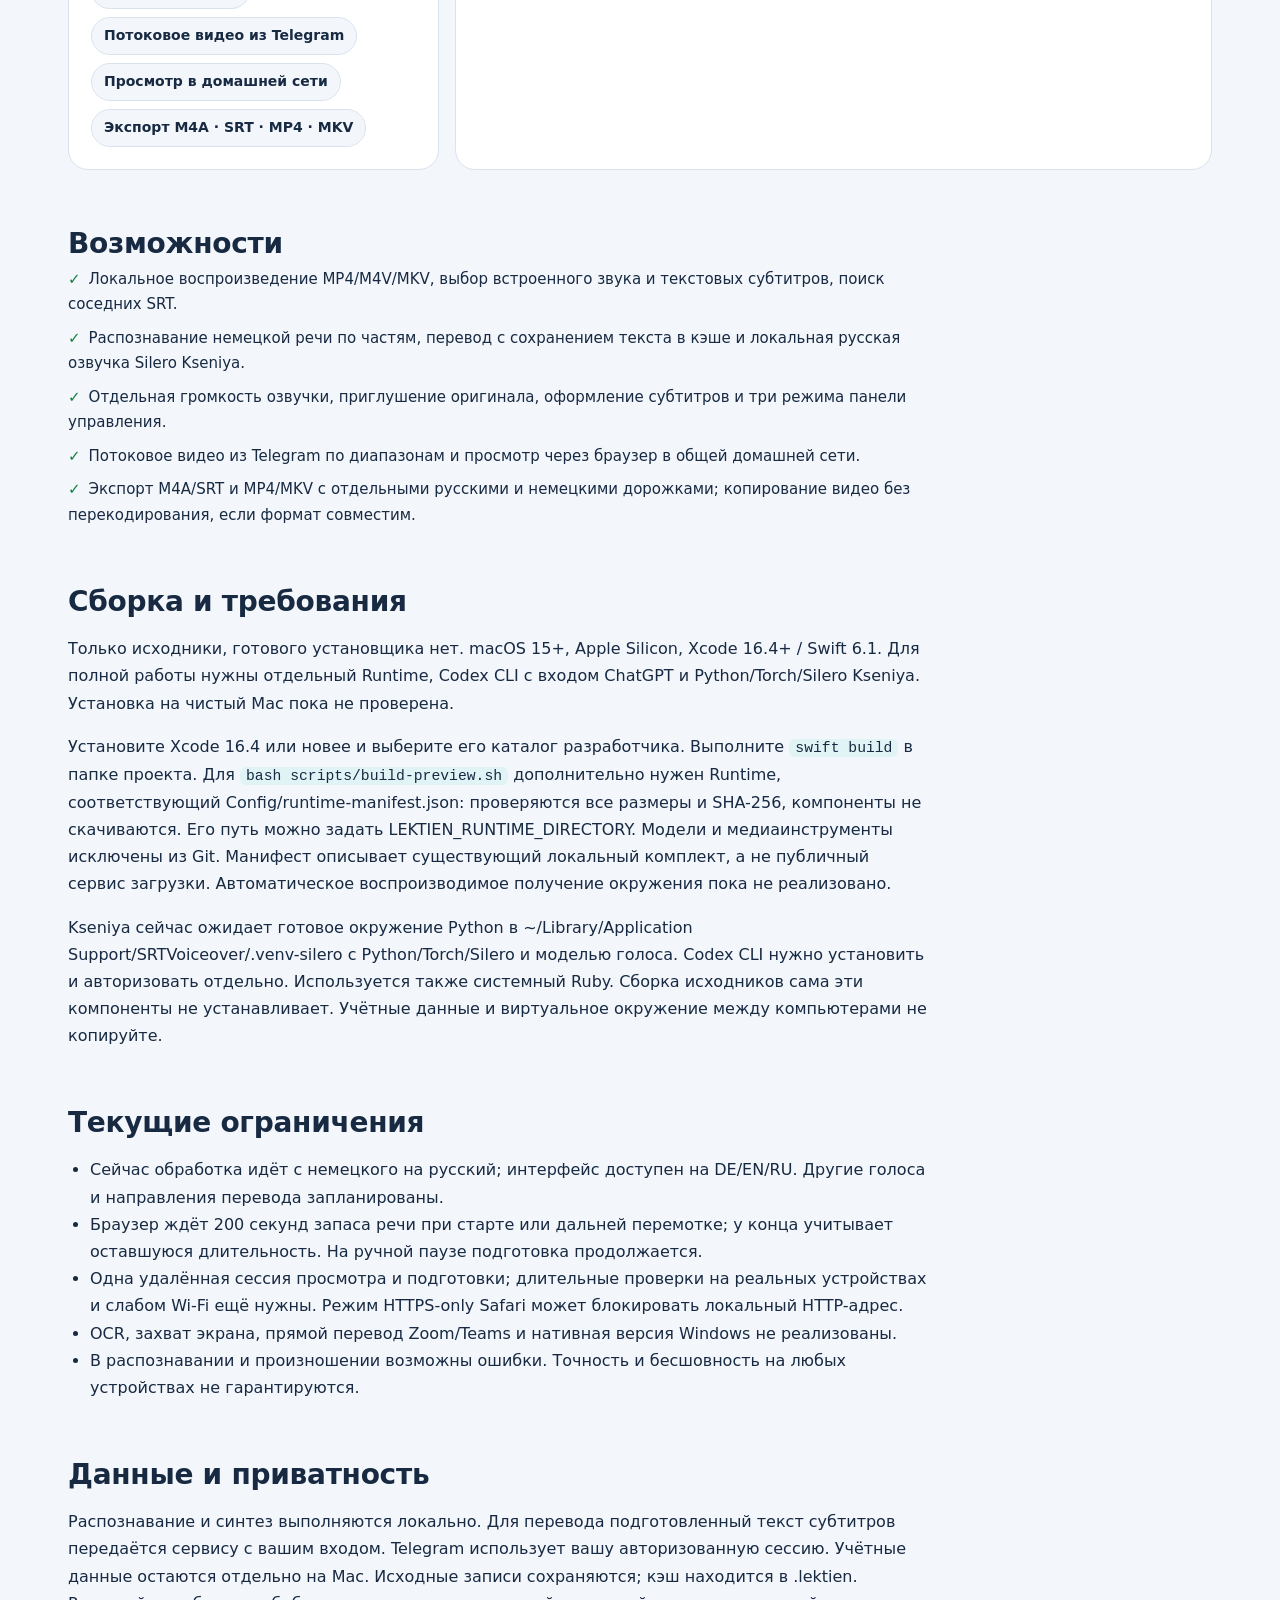
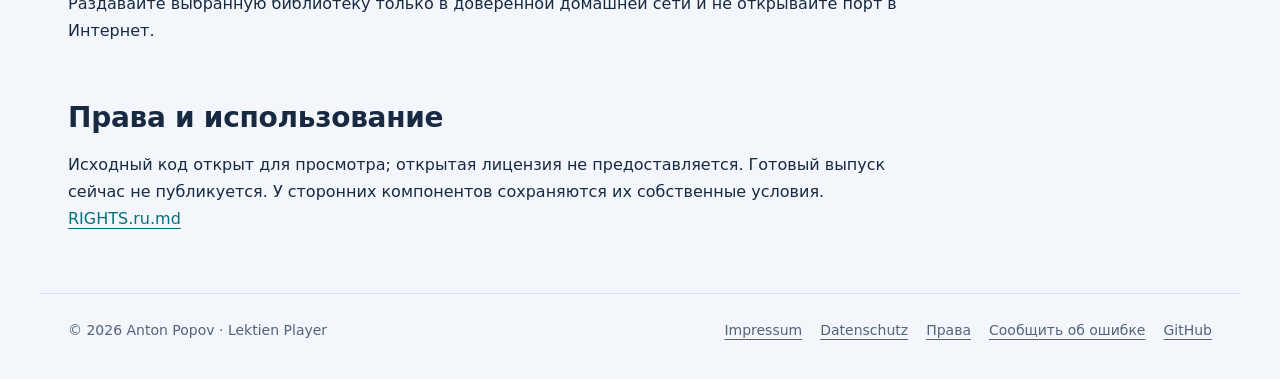
<file: index-ru.html>
<!doctype html>
<html lang="ru">
<head>
<meta charset="utf-8">
<meta name="viewport" content="width=device-width,initial-scale=1">
<meta name="color-scheme" content="light dark">
<meta name="description" content="Плеер лекций для Mac: локальное распознавание немецкой речи, перевод и русская озвучка Kseniya по частям. Telegram и просмотр в домашней сети.">
<title>Lektien Player — Смотрите немецкие лекции с русской озвучкой, пока следующие фрагменты готовятся на Mac</title>
<link rel="icon" href="icon.png" type="image/png">
<script src="Assets/kit/kit-theme.js"></script><link rel="stylesheet" href="Assets/kit/kit.css?v=2026.11.06-3"><script src="Assets/kit/programs.js?v=2026.11.06-3" defer></script><script src="Assets/kit/kit.js?v=2026.11.06-3" defer></script>
<link rel="stylesheet" href="site.css?v=2026.11.05-1">
</head>
<body class="ppk-page ppk-prose">
<a class="ppk-skip" href="#main">К содержимому</a>
<div class="ppk-nav-wrap" id="ppk-nav-wrap">
  <nav class="ppk-nav" aria-label="Основная навигация">
    <a class="ppk-brand" href="index-ru.html"><img src="icon.png" alt="" width="34" height="34"><span>Lektien Player</span></a>
    <span class="ppk-spacer"></span>
    <a class="ppk-back" href="https://popovantondev.github.io/popovantondev/index-ru.html">← Все программы</a>
    <button class="ppk-search-btn" type="button" data-ppk-open-search aria-label="Поиск по программам"><span>Поиск</span><kbd>Ctrl K</kbd></button>
    <div class="ppk-langs"><a href="index-ru.html" lang="ru" hreflang="ru" aria-current="page">RU</a><a href="index.html" lang="de" hreflang="de">DE</a><a href="index-en.html" lang="en" hreflang="en">EN</a></div>
    <button class="ppk-icon-btn ppk-theme-btn" type="button" data-ppk-theme aria-label="Сменить тему"></button>
    <a class="ppk-icon-btn ppk-gh-btn" href="https://github.com/popovantondev/LektienPlayer" aria-label="GitHub"></a>
  </nav>
</div>
<main class="ppk-shell" id="main">
<div class="ppk-hero">
<div>
<h1>Понимайте лекции. Продолжайте с нужного места.</h1>
<p class="ppk-lead">Смотрите немецкие лекции с русской озвучкой, пока следующие фрагменты готовятся на Mac.</p>
<span class="ppk-status">Только исходники · в разработке</span> <span class="ppk-chip ppk-meta-chip">macOS 15+ · Apple Silicon</span>
<div class="ppk-actions">
<a class="ppk-btn ppk-btn-primary" href="Guide-ru.html">Руководство</a>
<a class="ppk-btn ppk-btn-gh" href="https://github.com/popovantondev/LektienPlayer">Исходный код <span class="ppk-chip"><i class="ppk-dot"></i>Swift · SwiftUI</span></a>
<a class="ppk-btn" href="https://github.com/popovantondev/LektienPlayer/blob/main/docs/BUILD.ru.md">Сборка и требования ↗</a>
</div>
<p class="ppk-requirements"><strong>Статус</strong>Готовый установщик и бинарный выпуск не опубликованы. Репозиторий содержит выбранные актуальные улучшения распознавания; личная история разработки и окружение конкретного компьютера в него не входят.</p>
<p class="ppk-notice">«Lektien» — название проекта; оно перекликается с немецким словом «Lektion» (урок, лекция). Репозиторий, имена пакета и папок сохраняют это написание.</p>
</div>
<figure class="ppk-preview">
<div class="ppk-stage"><img src="icon.png" width="220" height="220" alt="Lektien Player"></div>
</figure>
</div>

<section class="ppk-bento-section ppk-section ppk-reveal">
<h2>Что внутри</h2>
<p class="ppk-sub">Установка, функции, данные, проверка.</p>
<div class="ppk-bento">
<div class="ppk-tile ppk-wide"><h3>Установка</h3><p>Только исходники: шаги из раздела «Сборка и требования».</p><div class="ppk-term" role="group" aria-label="Установка"><div class="ppk-term-bar"><i></i><i></i><i></i></div><div class="ppk-term-out"><div class="ppk-ps">export DEVELOPER_DIR=/Applications/Xcode.app/Contents/Developer</div><div class="ppk-ps">swift build</div><div class="ppk-ps">LEKTIEN_RUNTIME_DIRECTORY=/path/to/Runtime bash scripts/build-preview.sh</div><div class="ppk-dim">  проверяет размеры и SHA-256 по Config/runtime-manifest.json, ничего не скачивает</div></div></div></div>
<div class="ppk-tile"><h3>Ваши данные</h3><p>Распознавание и синтез речи работают на вашем Mac. Для перевода текст субтитров отправляется через Codex CLI во внешний сервис, в который вы вошли (ChatGPT). Telegram использует вашу собственную сессию.</p><span class="ppk-badge ppk-badge-warn">Перевод через внешний сервис</span></div>
<div class="ppk-tile"><h3>Функции</h3><div class="ppk-chips"><span>MP4 · M4V · MKV</span><span>Встроенные дорожки и SRT</span><span>Распознавание немецкой речи</span><span>Перевод DE → RU</span><span>Озвучка Kseniya</span><span>Потоковое видео из Telegram</span><span>Просмотр в домашней сети</span><span>Экспорт M4A · SRT · MP4 · MKV</span></div></div>
<div class="ppk-tile ppk-wide"><h3>Проверено</h3><ul class="ppk-checks"><li>Проверка документации на GitHub Actions</li><li>Тесты Swift и Node в репозитории (локально — scripts/verify.sh)</li><li>Манифест Runtime с размерами и SHA-256 (Config/runtime-manifest.json)</li><li>Интерфейс на немецком, английском и русском</li><li>Установка на только что настроенный Mac пока не проверена</li></ul></div>
</div>
</section>

<section class="ppk-section ppk-reveal ppk-text-block"><h2>Возможности</h2><ul class="ppk-checks ppk-feature-list"><li>Локальное воспроизведение MP4/M4V/MKV, выбор встроенного звука и текстовых субтитров, поиск соседних SRT.</li><li>Распознавание немецкой речи по частям, перевод с сохранением текста в кэше и локальная русская озвучка Silero Kseniya.</li><li>Отдельная громкость озвучки, приглушение оригинала, оформление субтитров и три режима панели управления.</li><li>Потоковое видео из Telegram по диапазонам и просмотр через браузер в общей домашней сети.</li><li>Экспорт M4A/SRT и MP4/MKV с отдельными русскими и немецкими дорожками; копирование видео без перекодирования, если формат совместим.</li></ul></section>

<section class="ppk-section ppk-reveal ppk-text-block"><h2>Сборка и требования</h2><p>Только исходники, готового установщика нет. macOS 15+, Apple Silicon, Xcode 16.4+ / Swift 6.1. Для полной работы нужны отдельный Runtime, Codex CLI с входом ChatGPT и Python/Torch/Silero Kseniya. Установка на чистый Mac пока не проверена.</p><p>Установите Xcode 16.4 или новее и выберите его каталог разработчика. Выполните <code>swift build</code> в папке проекта. Для <code>bash scripts/build-preview.sh</code> дополнительно нужен Runtime, соответствующий Config/runtime-manifest.json: проверяются все размеры и SHA-256, компоненты не скачиваются. Его путь можно задать LEKTIEN_RUNTIME_DIRECTORY. Модели и медиаинструменты исключены из Git. Манифест описывает существующий локальный комплект, а не публичный сервис загрузки. Автоматическое воспроизводимое получение окружения пока не реализовано.</p><p>Kseniya сейчас ожидает готовое окружение Python в ~/Library/Application Support/SRTVoiceover/.venv-silero с Python/Torch/Silero и моделью голоса. Codex CLI нужно установить и авторизовать отдельно. Используется также системный Ruby. Сборка исходников сама эти компоненты не устанавливает. Учётные данные и виртуальное окружение между компьютерами не копируйте.</p></section>

<section class="ppk-section ppk-reveal ppk-text-block"><h2>Текущие ограничения</h2><ul><li>Сейчас обработка идёт с немецкого на русский; интерфейс доступен на DE/EN/RU. Другие голоса и направления перевода запланированы.</li><li>Браузер ждёт 200 секунд запаса речи при старте или дальней перемотке; у конца учитывает оставшуюся длительность. На ручной паузе подготовка продолжается.</li><li>Одна удалённая сессия просмотра и подготовки; длительные проверки на реальных устройствах и слабом Wi-Fi ещё нужны. Режим HTTPS-only Safari может блокировать локальный HTTP-адрес.</li><li>OCR, захват экрана, прямой перевод Zoom/Teams и нативная версия Windows не реализованы.</li><li>В распознавании и произношении возможны ошибки. Точность и бесшовность на любых устройствах не гарантируются.</li></ul></section>

<section class="ppk-section ppk-reveal ppk-text-block"><h2>Данные и приватность</h2><p>Распознавание и синтез выполняются локально. Для перевода подготовленный текст субтитров передаётся сервису с вашим входом. Telegram использует вашу авторизованную сессию. Учётные данные остаются отдельно на Mac. Исходные записи сохраняются; кэш находится в .lektien. Раздавайте выбранную библиотеку только в доверенной домашней сети и не открывайте порт в Интернет.</p></section>

<section class="ppk-section ppk-reveal ppk-text-block"><h2>Права и использование</h2><p>Исходный код открыт для просмотра; открытая лицензия не предоставляется. Готовый выпуск сейчас не публикуется. У сторонних компонентов сохраняются их собственные условия. <a href="https://github.com/popovantondev/LektienPlayer/blob/main/RIGHTS.ru.md">RIGHTS.ru.md</a></p></section>
</main>
<footer class="ppk-footer">
  <span>© 2026 Anton Popov · Lektien Player</span>
  <nav aria-label="Правовая информация"><a href="https://popovantondev.github.io/popovantondev/impressum.html">Impressum</a><a href="https://popovantondev.github.io/popovantondev/datenschutz.html">Datenschutz</a><a href="https://github.com/popovantondev/LektienPlayer/blob/main/RIGHTS.ru.md">Права</a><a href="https://github.com/popovantondev/LektienPlayer/issues/new">Сообщить об ошибке</a><a href="https://github.com/popovantondev/LektienPlayer">GitHub</a></nav>
</footer>
</body>
</html>
</file>
<file: Assets/kit/kit.css>
/* popovantondev shared kit: tokens, header, search palette, components, footer.
   Everything is prefixed ppk-. Pages set their accent in their own CSS (see demo.html).
   Kit tokens have zero specificity (:where), so any page rule overrides them regardless of load order. */

/* ---------- tokens ---------- */
:where(:root){color-scheme:light;
  --ppk-bg:#f3f6fb;--ppk-panel:#ffffff;--ppk-ink:#172a42;--ppk-muted:#52647b;--ppk-line:#d9e3ee;
  --ppk-accent:#0f6f7c;--ppk-accent-ink:#ffffff;--ppk-tint:#e2f2f3;--ppk-hero:#0c3a45;--ppk-hero-end:#1b6b78;
  --ppk-glass:rgba(255,255,255,.76);--ppk-term:#0f1b26;--ppk-term-ink:#d6e4ef;--ppk-term-ps:#7fd4dc;--ppk-term-ok:#6ee787;--ppk-term-dim:#8fa3b6;
  --ppk-ok:#15803d;--ppk-ok-bg:#dcfce7;--ppk-ok-fg:#166534;--ppk-warn-bg:#fef3c7;--ppk-warn-fg:#92400e;
  --ppk-focus:#1a5fd0;--ppk-shadow:0 22px 50px -30px rgba(22,43,72,.35);
  --ppk-radius-s:8px;--ppk-radius-m:12px;--ppk-radius-l:20px;--ppk-radius-pill:999px;
  --ppk-font:system-ui,-apple-system,"Segoe UI",sans-serif;--ppk-mono:ui-monospace,"Cascadia Code",Consolas,monospace;--ppk-shell:1200px}
:where([data-theme="dark"]){color-scheme:dark;
  --ppk-bg:#0c131b;--ppk-panel:#131d28;--ppk-ink:#e5edf5;--ppk-muted:#9badbf;--ppk-line:#233142;
  --ppk-accent:#3cc1cc;--ppk-accent-ink:#03262b;--ppk-tint:#11343a;--ppk-hero:#082a32;--ppk-hero-end:#145a65;
  --ppk-glass:rgba(19,29,40,.76);--ppk-term:#070d13;--ppk-term-ink:#d6e4ef;--ppk-term-ps:#7fd4dc;--ppk-term-ok:#6ee787;--ppk-term-dim:#8fa3b6;
  --ppk-ok:#4ade80;--ppk-ok-bg:#14532d;--ppk-ok-fg:#bbf7d0;--ppk-warn-bg:#78350f;--ppk-warn-fg:#fde68a;
  --ppk-focus:#7ab8ff;--ppk-shadow:0 22px 50px -30px rgba(0,0,0,.7)}
@media (prefers-color-scheme:dark){:where(:root:not([data-theme])){color-scheme:dark;
  --ppk-bg:#0c131b;--ppk-panel:#131d28;--ppk-ink:#e5edf5;--ppk-muted:#9badbf;--ppk-line:#233142;
  --ppk-accent:#3cc1cc;--ppk-accent-ink:#03262b;--ppk-tint:#11343a;--ppk-hero:#082a32;--ppk-hero-end:#145a65;
  --ppk-glass:rgba(19,29,40,.76);--ppk-term:#070d13;--ppk-term-ink:#d6e4ef;--ppk-term-ps:#7fd4dc;--ppk-term-ok:#6ee787;--ppk-term-dim:#8fa3b6;
  --ppk-ok:#4ade80;--ppk-ok-bg:#14532d;--ppk-ok-fg:#bbf7d0;--ppk-warn-bg:#78350f;--ppk-warn-fg:#fde68a;
  --ppk-focus:#7ab8ff;--ppk-shadow:0 22px 50px -30px rgba(0,0,0,.7)}}

/* ---------- base (only inside pages that opt in with class ppk-page on body) ---------- */
.ppk-page{margin:0;background:radial-gradient(ellipse at 80% 0,var(--ppk-tint),transparent 55%),var(--ppk-bg);background-attachment:fixed;color:var(--ppk-ink);font:16px/1.6 var(--ppk-font);transition:background-color .3s,color .3s}
.ppk-page *,.ppk-page *::before,.ppk-page *::after{box-sizing:border-box}
:where(.ppk-page a){color:var(--ppk-accent);text-underline-offset:4px}
:where(.ppk-page img){max-width:100%;height:auto}
:where(.ppk-page button){font:inherit;color:inherit}
.ppk-page :focus-visible,.ppk-overlay :focus-visible,.ppk-nav-wrap :focus-visible,.ppk-footer :focus-visible{outline:3px solid var(--ppk-focus);outline-offset:3px}
:where(.ppk-page h1),.ppk-title{font-size:clamp(34px,4.6vw,58px);line-height:1.05;letter-spacing:-.035em;margin:14px 0 18px}
:where(.ppk-page h2),.ppk-h2{font-size:clamp(22px,2.4vw,28px);line-height:1.25;letter-spacing:-.01em;margin:0 0 6px}
.ppk-page [hidden],.ppk-overlay[hidden]{display:none!important}
.ppk-shell{max-width:var(--ppk-shell);margin:0 auto;padding:0 28px}
.ppk-section{margin:56px 0;position:relative}
.ppk-sub{color:var(--ppk-muted);margin:0 0 22px}
.ppk-sr-only{position:absolute!important;width:1px;height:1px;margin:-1px;padding:0;overflow:hidden;clip:rect(0 0 0 0);white-space:nowrap;border:0}
.ppk-skip{position:absolute;left:12px;top:-60px;z-index:200;background:var(--ppk-panel);color:var(--ppk-ink);border:2px solid var(--ppk-focus);border-radius:var(--ppk-radius-m);padding:8px 14px;font-weight:700;text-decoration:none}
.ppk-skip:focus{top:12px}
html.ppk-lock{overflow:hidden}

/* ---------- icons (CSS masks, work without JS and without inline SVG) ---------- */
.ppk-search-btn::before,.ppk-gh-btn::before,.ppk-theme-btn::before,.ppk-btn-gh::before{content:"";flex:none;background:currentColor;-webkit-mask:var(--ppk-ico) center/contain no-repeat;mask:var(--ppk-ico) center/contain no-repeat}
.ppk-search-btn::before{--ppk-ico:url("data:image/svg+xml,%3Csvg xmlns='http://www.w3.org/2000/svg' viewBox='0 0 24 24' fill='none' stroke='black' stroke-width='2' stroke-linecap='round'%3E%3Ccircle cx='11' cy='11' r='7'/%3E%3Cpath d='m20 20-3.5-3.5'/%3E%3C/svg%3E");width:16px;height:16px}
.ppk-gh-btn::before,.ppk-btn-gh::before{--ppk-ico:url("data:image/svg+xml,%3Csvg xmlns='http://www.w3.org/2000/svg' viewBox='0 0 16 16'%3E%3Cpath d='M8 0C3.58 0 0 3.58 0 8c0 3.54 2.29 6.53 5.47 7.59.4.07.55-.17.55-.38 0-.19-.01-.82-.01-1.49-2.01.37-2.53-.49-2.69-.94-.09-.23-.48-.94-.82-1.13-.28-.15-.68-.52-.01-.53.63-.01 1.08.58 1.23.82.72 1.21 1.87.87 2.33.66.07-.52.28-.87.51-1.07-1.78-.2-3.64-.89-3.64-3.95 0-.87.31-1.59.82-2.15-.08-.2-.36-1.02.08-2.12 0 0 .67-.21 2.2.82.64-.18 1.32-.27 2-.27.68 0 1.36.09 2 .27 1.53-1.04 2.2-.82 2.2-.82.44 1.1.16 1.92.08 2.12.51.56.82 1.27.82 2.15 0 3.07-1.87 3.75-3.65 3.95.29.25.54.73.54 1.48 0 1.07-.01 1.93-.01 2.2 0 .21.15.46.55.38A8.013 8.013 0 0 0 16 8c0-4.42-3.58-8-8-8z'/%3E%3C/svg%3E");width:18px;height:18px}
.ppk-theme-btn::before{--ppk-ico:url("data:image/svg+xml,%3Csvg xmlns='http://www.w3.org/2000/svg' viewBox='0 0 24 24' fill='none' stroke='black' stroke-width='2' stroke-linecap='round' stroke-linejoin='round'%3E%3Cpath d='M21 12.8A9 9 0 1 1 11.2 3a7 7 0 0 0 9.8 9.8z'/%3E%3C/svg%3E");width:18px;height:18px}
:root[data-theme="dark"] .ppk-theme-btn::before{--ppk-ico:url("data:image/svg+xml,%3Csvg xmlns='http://www.w3.org/2000/svg' viewBox='0 0 24 24' fill='none' stroke='black' stroke-width='2' stroke-linecap='round'%3E%3Ccircle cx='12' cy='12' r='4.5'/%3E%3Cpath d='M12 2v2M12 20v2M4.9 4.9l1.4 1.4M17.7 17.7l1.4 1.4M2 12h2M20 12h2M4.9 19.1l1.4-1.4M17.7 6.3l1.4-1.4'/%3E%3C/svg%3E")}
@media (prefers-color-scheme:dark){:root:not([data-theme]) .ppk-theme-btn::before{--ppk-ico:url("data:image/svg+xml,%3Csvg xmlns='http://www.w3.org/2000/svg' viewBox='0 0 24 24' fill='none' stroke='black' stroke-width='2' stroke-linecap='round'%3E%3Ccircle cx='12' cy='12' r='4.5'/%3E%3Cpath d='M12 2v2M12 20v2M4.9 4.9l1.4 1.4M17.7 17.7l1.4 1.4M2 12h2M20 12h2M4.9 19.1l1.4-1.4M17.7 6.3l1.4-1.4'/%3E%3C/svg%3E")}}
.ppk-search-btn:has(svg)::before,.ppk-icon-btn:has(svg)::before,.ppk-btn-gh:has(svg)::before{display:none}

/* ---------- header: static markup, JS only improves it ---------- */
.ppk-nav-wrap{position:sticky;top:0;z-index:40;padding:10px 0 0}
.ppk-nav-wrap.ppk-floating{padding-inline:8px}
.ppk-nav{position:relative;isolation:isolate;max-width:var(--ppk-shell);margin:0 auto;display:flex;align-items:center;gap:14px;padding:10px 28px;border:1px solid transparent;border-radius:0;font:14px/1.3 var(--ppk-font);color:var(--ppk-ink);transition:border-color .25s,border-radius .25s}
/* Glass pill is a separate layer: the header jump to the pill changes layout once, the glass, blur and shadow only fade in (opacity), so scrolling past the threshold stays cheap. */
.ppk-nav::before{content:"";position:absolute;inset:-1px;z-index:-1;border-radius:inherit;background:var(--ppk-glass);-webkit-backdrop-filter:blur(14px) saturate(1.4);backdrop-filter:blur(14px) saturate(1.4);box-shadow:0 10px 30px -18px rgba(0,0,0,.35);opacity:0;pointer-events:none;transition:opacity .25s}
.ppk-nav *,.ppk-nav *::before,.ppk-nav *::after{box-sizing:border-box}
.ppk-floating .ppk-nav{max-width:980px;padding:8px 10px 8px 16px;border-color:var(--ppk-line);border-radius:var(--ppk-radius-pill)}
.ppk-floating .ppk-nav::before{opacity:1}
.ppk-brand{display:flex;align-items:center;gap:10px;min-width:0;font-size:16px;font-weight:750;color:var(--ppk-ink);text-decoration:none;white-space:nowrap}
.ppk-brand img{width:34px;height:34px;flex:none;border-radius:9px}
.ppk-brand span{overflow:hidden;text-overflow:ellipsis;padding:3px 4px 3px 0;margin:-3px -4px -3px 0}
.ppk-spacer{flex:1}
.ppk-back{display:inline-flex;align-items:center;min-height:38px;font-size:14px;font-weight:650;color:var(--ppk-accent);text-decoration:none;white-space:nowrap}
.ppk-back:hover{text-decoration:underline;text-underline-offset:4px}
.ppk-search-btn{display:none;align-items:center;gap:10px;min-height:38px;padding:6px 8px 6px 12px;border:1px solid var(--ppk-line);border-radius:10px;background:var(--ppk-panel);color:var(--ppk-muted);font:inherit;font-size:14px;cursor:pointer;transition:border-color .2s}
.ppk-search-btn:hover{border-color:var(--ppk-accent)}
html.ppk-js .ppk-search-btn{display:flex}
.ppk-search-btn kbd,.ppk-kbd{font:600 11px/1 var(--ppk-mono);border:1px solid var(--ppk-line);border-bottom-width:2px;border-radius:5px;padding:3px 5px;color:var(--ppk-muted);background:var(--ppk-bg)}
.ppk-langs{display:flex;gap:2px;padding:3px;border:1px solid var(--ppk-line);border-radius:10px;background:var(--ppk-panel)}
.ppk-langs a{display:grid;place-items:center;min-width:36px;min-height:32px;border-radius:7px;color:var(--ppk-ink);font-size:13px;font-weight:700;text-decoration:none}
.ppk-langs a:hover{background:var(--ppk-bg)}
.ppk-langs a[aria-current]{background:var(--ppk-tint);color:var(--ppk-ink)}
.ppk-icon-btn{display:grid;place-items:center;width:38px;height:38px;padding:0;border:1px solid var(--ppk-line);border-radius:10px;background:var(--ppk-panel);color:var(--ppk-ink);text-decoration:none;cursor:pointer;transition:border-color .2s}
.ppk-icon-btn:hover{border-color:var(--ppk-accent)}
.ppk-icon-btn svg{width:18px;height:18px}
html:not(.ppk-js) .ppk-theme-btn{display:none}

/* ---------- hero parts ---------- */
.ppk-hero{display:grid;grid-template-columns:minmax(0,1fr) minmax(0,1.05fr);gap:40px;align-items:center;margin:34px 0 10px}
.ppk-hero>*{min-width:0}
.ppk-pill{display:inline-flex;align-items:center;gap:8px;max-width:100%;padding:4px 12px 4px 4px;border:1px solid var(--ppk-line);border-radius:var(--ppk-radius-pill);background:var(--ppk-panel);color:var(--ppk-ink);font-size:13px;text-decoration:none;transition:border-color .2s,transform .2s}
.ppk-pill:hover{border-color:var(--ppk-accent);transform:translateY(-1px)}
.ppk-pill .ppk-new{flex:none;background:var(--ppk-accent);color:var(--ppk-accent-ink);border-radius:var(--ppk-radius-pill);padding:2px 8px;font-weight:800;font-size:11px;letter-spacing:.04em}
.ppk-pill .ppk-more{color:var(--ppk-accent);font-weight:650;white-space:nowrap}
.ppk-lead{margin:0 0 18px;color:var(--ppk-muted);font-size:19px}
.ppk-status{display:inline-block;padding:4px 10px;border-radius:var(--ppk-radius-s);background:var(--ppk-tint);color:var(--ppk-accent);font-size:14px;font-weight:700}
.ppk-actions{display:flex;flex-wrap:wrap;align-items:center;gap:10px;margin:22px 0 14px}
.ppk-btn{display:inline-flex;align-items:center;gap:10px;min-height:46px;padding:10px 16px;border:1px solid var(--ppk-line);border-radius:11px;background:var(--ppk-panel);color:var(--ppk-accent);font-size:15px;font-weight:700;text-decoration:none;cursor:pointer;transition:transform .15s,box-shadow .2s,border-color .2s}
.ppk-btn:hover{transform:translateY(-1px);box-shadow:0 8px 20px -12px rgba(0,0,0,.35);border-color:var(--ppk-accent)}
.ppk-btn-primary{background:var(--ppk-accent);border-color:var(--ppk-accent);color:var(--ppk-accent-ink)}
.ppk-btn-gh{color:var(--ppk-ink)}
.ppk-chip{display:inline-flex;align-items:center;gap:6px;padding:1px 7px;border:1px solid var(--ppk-line);border-radius:7px;background:var(--ppk-bg);color:var(--ppk-muted);font-size:12px;font-weight:600}
.ppk-dot{display:inline-block;width:9px;height:9px;border-radius:50%;background:var(--ppk-accent)}
.ppk-requirements{margin:0;padding-left:14px;border-left:3px solid var(--ppk-line);color:var(--ppk-muted);font-size:14px}
.ppk-requirements strong{display:block;color:var(--ppk-ink)}
.ppk-preview{position:relative;margin:0;overflow:hidden;border:1px solid var(--ppk-line);border-radius:22px;background:var(--ppk-panel);box-shadow:var(--ppk-shadow)}
.ppk-stage{display:grid;place-items:center;padding:18px;background:linear-gradient(145deg,var(--ppk-hero),var(--ppk-hero-end))}
.ppk-stage img{display:block;width:auto;max-height:470px;filter:drop-shadow(0 8px 18px rgba(0,0,0,.25))}
.ppk-preview figcaption{padding:12px 18px;color:var(--ppk-muted);font-size:14px}

/* ---------- bento ---------- */
.ppk-bento{display:grid;grid-template-columns:repeat(3,minmax(0,1fr));gap:16px}
.ppk-tile{position:relative;min-width:0;overflow:hidden;padding:22px;border:1px solid var(--ppk-line);border-radius:var(--ppk-radius-l);background:var(--ppk-panel)}
.ppk-tile h3{margin:0 0 4px;font-size:18px}
.ppk-tile p{margin:0 0 14px;color:var(--ppk-muted);font-size:15px}
.ppk-wide{grid-column:span 2}
.ppk-term{min-height:178px;overflow:hidden;padding:14px 16px;border-radius:14px;background:var(--ppk-term);color:var(--ppk-term-ink);font:13.5px/1.75 var(--ppk-mono)}
.ppk-term-bar{display:flex;gap:6px;margin-bottom:10px}
.ppk-term-bar i{width:10px;height:10px;border-radius:50%;background:#4a586a}
.ppk-term-out>div{overflow-wrap:anywhere}
.ppk-term .ppk-ps{color:var(--ppk-term-ps)}
.ppk-term .ppk-ok{color:var(--ppk-term-ok)}
.ppk-term .ppk-dim{color:var(--ppk-term-dim)}
.ppk-cursor{display:inline-block;width:8px;height:1.05em;background:var(--ppk-term-ink);vertical-align:-2px;animation:ppk-blink 1s steps(1) infinite}
@keyframes ppk-blink{50%{opacity:0}}
.ppk-chips{display:flex;flex-wrap:wrap;gap:8px}
.ppk-chips span{padding:6px 12px;border:1px solid var(--ppk-line);border-radius:var(--ppk-radius-pill);background:var(--ppk-bg);font-size:14px;font-weight:600;transition:transform .2s,border-color .2s}
.ppk-chips span:hover{transform:translateY(-2px);border-color:var(--ppk-accent)}
.ppk-live{display:inline-flex;align-items:center;gap:8px;color:var(--ppk-ok);font-size:15px;font-weight:700}
.ppk-live::before{content:"";width:10px;height:10px;border-radius:50%;background:var(--ppk-ok);box-shadow:0 0 0 0 rgba(22,163,74,.55);animation:ppk-pulse 2s infinite}
@keyframes ppk-pulse{70%{box-shadow:0 0 0 10px rgba(22,163,74,0)}100%{box-shadow:0 0 0 0 rgba(22,163,74,0)}}
.ppk-checks{display:grid;gap:8px;margin:0;padding:0;list-style:none;font-size:15px}
.ppk-checks li::before{content:"\2713";margin-right:8px;color:var(--ppk-ok);font-weight:800}

/* ---------- steps ---------- */
.ppk-process{padding:26px;border:1px solid var(--ppk-line);border-radius:18px;background:var(--ppk-panel)}
.ppk-flow{display:grid;grid-template-columns:repeat(3,minmax(0,1fr));gap:12px;margin:14px 0 0;padding:0;list-style:none;counter-reset:ppk-step}
.ppk-flow li{padding:14px 16px;border:1px solid var(--ppk-line);border-radius:var(--ppk-radius-m);background:var(--ppk-bg)}
.ppk-flow li::before{counter-increment:ppk-step;content:counter(ppk-step,decimal-leading-zero);display:block;color:var(--ppk-accent);font-size:14px;font-weight:700}

/* ---------- tabs and program cards ---------- */
.ppk-tabs{display:inline-flex;flex-wrap:wrap;gap:4px;padding:4px;border:1px solid var(--ppk-line);border-radius:14px;background:var(--ppk-panel)}
.ppk-tabs button{padding:8px 14px;min-height:38px;border:0;border-radius:10px;background:transparent;color:var(--ppk-muted);font-size:14px;font-weight:650;cursor:pointer;transition:background-color .2s,color .2s}
.ppk-tabs button:hover{color:var(--ppk-ink)}
.ppk-tabs button[aria-selected="true"]{background:var(--ppk-accent);color:var(--ppk-accent-ink)}
.ppk-app-grid{display:grid;grid-template-columns:repeat(auto-fill,minmax(230px,1fr));gap:12px;margin-top:16px}
.ppk-app-card{display:flex;align-items:flex-start;gap:12px;padding:14px;border:1px solid var(--ppk-line);border-radius:14px;background:var(--ppk-panel);color:var(--ppk-ink);text-decoration:none;animation:ppk-fade .35s ease both;transition:border-color .2s,transform .2s}
.ppk-app-card:hover{border-color:var(--ppk-accent);transform:translateY(-2px)}
.ppk-app-card img{flex:none;width:36px;height:36px;border-radius:9px}
.ppk-app-card b{display:block;font-size:15px}
.ppk-app-card small{display:block;color:var(--ppk-muted);font-size:13px;line-height:1.4}
@keyframes ppk-fade{from{opacity:0;transform:translateY(6px)}}

/* ---------- demo frame ---------- */
.ppk-demo{overflow:hidden;border:1px solid var(--ppk-line);border-radius:var(--ppk-radius-l);background:var(--ppk-panel);box-shadow:var(--ppk-shadow)}
.ppk-demo-head{display:flex;flex-wrap:wrap;align-items:center;gap:10px;padding:12px 16px;border-bottom:1px solid var(--ppk-line);font-weight:700}
.ppk-demo-label{margin-left:auto;padding:3px 10px;border-radius:var(--ppk-radius-pill);background:var(--ppk-warn-bg);color:var(--ppk-warn-fg);font-size:13px;font-weight:700}
.ppk-demo-body{display:grid;grid-template-columns:220px minmax(0,1fr);min-height:250px}
.ppk-demo-side{display:grid;align-content:start;gap:10px;padding:16px;border-right:1px solid var(--ppk-line);font-size:14px}
.ppk-field{padding:8px 10px;border:1px solid var(--ppk-line);border-radius:10px;background:var(--ppk-bg)}
.ppk-field small{display:block;color:var(--ppk-muted)}
.ppk-demo-main{min-width:0;padding:16px}
.ppk-rows{display:grid;gap:6px;margin:0 0 12px;padding:0;list-style:none}
.ppk-rows li{display:grid;grid-template-columns:minmax(0,1fr) auto;gap:10px;align-items:center;padding:8px 12px;border:1px solid var(--ppk-line);border-radius:10px;font-size:14px;animation:ppk-fade .3s ease both}
.ppk-rows li>:first-child{overflow-wrap:anywhere}
.ppk-badge{padding:2px 8px;border-radius:6px;background:var(--ppk-tint);color:var(--ppk-ink);font-size:12px;font-weight:700}
.ppk-badge-ok{background:var(--ppk-ok-bg);color:var(--ppk-ok-fg)}
.ppk-badge-warn{background:var(--ppk-warn-bg);color:var(--ppk-warn-fg)}
.ppk-progress{height:8px;margin:10px 0;overflow:hidden;border:1px solid var(--ppk-line);border-radius:99px;background:var(--ppk-bg)}
.ppk-progress i{display:block;width:0;height:100%;background:var(--ppk-accent);transition:width .25s linear}
.ppk-demo-empty{padding:24px 0;color:var(--ppk-muted);font-size:14px}
.ppk-demo-done{color:var(--ppk-ok);font-weight:700}

/* ---------- search palette (built by kit.js) ---------- */
.ppk-overlay{position:fixed;inset:0;z-index:100;display:grid;place-items:start center;padding:12vh 16px 16px;background:rgba(8,15,24,.55);-webkit-backdrop-filter:blur(3px);backdrop-filter:blur(3px);font:16px/1.5 var(--ppk-font);color:var(--ppk-ink)}
.ppk-overlay *,.ppk-overlay *::before,.ppk-overlay *::after{box-sizing:border-box}
.ppk-palette{width:min(620px,100%);overflow:hidden;border:1px solid var(--ppk-line);border-radius:16px;background:var(--ppk-panel);box-shadow:0 30px 80px -20px rgba(0,0,0,.5);animation:ppk-pop .18s ease}
@keyframes ppk-pop{from{opacity:0;transform:translateY(-8px) scale(.98)}}
.ppk-phead{display:flex;align-items:center;border-bottom:1px solid var(--ppk-line)}
.ppk-palette-input{flex:1;min-width:0;padding:16px 18px;border:0;background:transparent;color:var(--ppk-ink);font:inherit;font-size:17px;outline:none}
.ppk-palette-input::placeholder{color:var(--ppk-muted);opacity:1}
.ppk-overlay .ppk-palette-input:focus-visible{outline:none}
.ppk-phead:focus-within{box-shadow:inset 0 -2px 0 var(--ppk-focus)}
.ppk-pclose{margin-right:12px;padding:6px 8px;border:1px solid var(--ppk-line);border-radius:7px;background:var(--ppk-bg);color:var(--ppk-muted);font:600 12px/1 var(--ppk-mono);cursor:pointer}
.ppk-plist{max-height:min(420px,55vh);margin:0;padding:6px;overflow:auto;list-style:none}
.ppk-pitem{display:flex;align-items:center;gap:12px;padding:9px 10px;border-radius:10px;color:var(--ppk-ink);text-decoration:none}
.ppk-pitem[aria-selected="true"]{background:var(--ppk-tint);box-shadow:inset 3px 0 0 var(--ppk-accent)}
.ppk-pitem img,.ppk-pletter{flex:none;width:30px;height:30px;border-radius:8px}
.ppk-pletter{display:grid;place-items:center;background:var(--ppk-accent);color:var(--ppk-accent-ink);font-weight:800}
.ppk-ptext{min-width:0}
.ppk-pname{display:block;font-weight:650}
.ppk-ptext small{display:block;overflow:hidden;color:var(--ppk-muted);font-size:12px;text-overflow:ellipsis;white-space:nowrap}
.ppk-pempty{margin:0;padding:22px 18px;color:var(--ppk-muted)}
.ppk-pfoot{display:flex;gap:14px;padding:9px 14px;border-top:1px solid var(--ppk-line);color:var(--ppk-muted);font-size:12px}

/* ---------- footer ---------- */
.ppk-footer{display:flex;flex-wrap:wrap;justify-content:space-between;gap:12px 16px;max-width:var(--ppk-shell);margin:60px auto 0;padding:26px 28px 40px;border-top:1px solid var(--ppk-line);color:var(--ppk-muted);font:14px/1.5 var(--ppk-font)}
.ppk-footer nav{display:flex;flex-wrap:wrap;gap:6px 18px}
.ppk-footer a{color:var(--ppk-muted);text-decoration:underline;text-underline-offset:4px}
.ppk-footer a:hover{color:var(--ppk-ink)}

/* ---------- long text (Guide pages): opt in with class ppk-prose ---------- */
.ppk-prose{line-height:1.7}
.ppk-prose table{display:block;max-width:100%;overflow-x:auto;border-collapse:collapse}
.ppk-prose th,.ppk-prose td{padding:8px 12px;border:1px solid var(--ppk-line);text-align:left;vertical-align:top}
.ppk-prose th{background:var(--ppk-tint)}
.ppk-prose pre,.ppk-prose code{font-family:var(--ppk-mono);font-size:.92em}
.ppk-prose pre{max-width:100%;overflow-x:auto;padding:14px 16px;border-radius:var(--ppk-radius-m);background:var(--ppk-term);color:var(--ppk-term-ink)}
.ppk-prose :not(pre)>code{padding:1px 6px;border-radius:6px;background:var(--ppk-tint)}
.ppk-prose blockquote{margin:1em 0;padding:2px 16px;border-left:3px solid var(--ppk-accent);color:var(--ppk-muted)}

/* ---------- scroll reveal (hidden state only exists when JS runs) ---------- */
html.ppk-js .ppk-reveal:not(.ppk-in){opacity:0;transform:translateY(14px)}
.ppk-reveal{transition:opacity .6s ease,transform .6s ease}

/* ---------- small screens ---------- */
@media (max-width:900px){.ppk-hero{grid-template-columns:1fr}.ppk-bento{grid-template-columns:1fr 1fr}}
@media (max-width:640px){
  .ppk-shell,.ppk-footer{padding-left:16px;padding-right:16px}
  .ppk-nav{gap:8px;padding:8px 12px}
  .ppk-back{font-size:0;justify-content:center;width:38px;padding:0}
  .ppk-back::before{content:"\2190";font-size:20px}
  .ppk-search-btn span,.ppk-search-btn kbd{display:none}
  .ppk-search-btn{padding:0;width:38px;justify-content:center}
  .ppk-langs a{min-width:32px}
  .ppk-bento{grid-template-columns:1fr}
  .ppk-wide{grid-column:auto}
  .ppk-flow{grid-template-columns:1fr}
  .ppk-demo-body{grid-template-columns:1fr}
  .ppk-demo-side{border-right:0;border-bottom:1px solid var(--ppk-line)}
  .ppk-demo-label{margin-left:0}
  .ppk-pfoot{display:none}
  .ppk-overlay{padding-top:8vh}
}
@media (max-width:520px){
  .ppk-nav{flex-wrap:wrap;row-gap:6px}
  .ppk-nav::after{content:"";order:4;flex-basis:100%;height:0}
  .ppk-brand{order:1;margin-right:auto}
  .ppk-theme-btn{order:2}
  .ppk-gh-btn{order:3}
  .ppk-back{order:5}
  .ppk-search-btn{order:6;margin-left:auto}
  .ppk-langs{order:7}
  .ppk-spacer{display:none}
  .ppk-floating .ppk-nav{border-radius:26px;padding:8px 10px}
  .ppk-tile{padding:18px}
}

@media (prefers-reduced-motion:reduce){
  .ppk-nav-wrap,.ppk-nav,.ppk-nav::before,.ppk-pill,.ppk-btn,.ppk-chips span,.ppk-app-card,.ppk-reveal,.ppk-progress i,.ppk-page{transition:none!important}
  .ppk-palette,.ppk-app-card,.ppk-rows li,.ppk-cursor,.ppk-live::before{animation:none!important}
  html.ppk-js .ppk-reveal:not(.ppk-in){opacity:1;transform:none}
}
@media (forced-colors:active){.ppk-pitem[aria-selected="true"]{outline:2px solid Highlight}.ppk-tabs button[aria-selected="true"]{outline:2px solid Highlight}}

/* side decor (kit.js builds it on screens >= 1280px; nothing without JS) */
.ppk-decor{display:none}
@media (min-width:1280px){
  .ppk-decor{display:block;position:fixed;inset:0;z-index:0;overflow:hidden;pointer-events:none;container-type:inline-size;opacity:0;transition:opacity 1.2s ease}
  .ppk-decor.ppk-decor-on{opacity:1}
  .ppk-decor-side{position:absolute;top:0;bottom:0;width:calc((100cqi - var(--ppk-decor-shell,var(--ppk-shell)))/2);animation:ppk-decor-drift 90s ease-in-out infinite alternate;will-change:transform}
  .ppk-decor-l{left:0}
  .ppk-decor-r{right:0;animation-direction:alternate-reverse}
  .ppk-decor-i{--ppk-sz:clamp(18px,calc(var(--ppk-k,1) * ((100cqi - var(--ppk-decor-shell,var(--ppk-shell)))/2 - 28px)),72px);position:absolute;top:var(--ppk-y,0);left:calc(var(--ppk-x,.5) * (100% - 1.2 * var(--ppk-sz)) + .1 * var(--ppk-sz));width:var(--ppk-sz);height:var(--ppk-sz);object-fit:contain;opacity:.06;transform:rotate(var(--ppk-r,0deg));user-select:none}
  [data-theme="dark"] .ppk-decor-i{opacity:.08}
}
@keyframes ppk-decor-drift{from{transform:translateY(-10px)}to{transform:translateY(10px)}}
@media print{.ppk-decor{display:none!important}}
@media (prefers-reduced-motion:reduce){.ppk-decor{transition:none}.ppk-decor-side{animation:none;will-change:auto}}
</file>
<file: site.css>
/* Page accent and page-only rules. Components and tokens come from assets/kit/kit.css. */
:root{--ppk-accent:#08707c;--ppk-tint:#e0f4f6;--ppk-hero:#0b2a38;--ppk-hero-end:#145a6b}
:root[data-theme="dark"]{--ppk-accent:#5ee0df;--ppk-accent-ink:#05222a;--ppk-tint:#0e3a44;--ppk-hero:#0b2a38;--ppk-hero-end:#145a6b}
@media (prefers-color-scheme:dark){:root:not([data-theme]){--ppk-accent:#5ee0df;--ppk-accent-ink:#05222a;--ppk-tint:#0e3a44;--ppk-hero:#0b2a38;--ppk-hero-end:#145a6b}}
.ppk-meta-chip{margin-left:6px}
.ppk-notice{margin:14px 0 0;padding:12px 14px;border-radius:var(--ppk-radius-m);background:var(--ppk-tint);color:var(--ppk-ink);font-size:15px}
.ppk-note{margin:28px 0 0;color:var(--ppk-muted);font-size:14px}
.ppk-stage img{display:block;width:min(220px,60%);height:auto;margin:auto}
.ppk-text-block{max-width:860px}
.ppk-text-block p,.ppk-text-block li,.ppk-guide p,.ppk-guide li,.ppk-tile p,.ppk-checks li,.ppk-lead{overflow-wrap:anywhere}
.ppk-text-block ul:not(.ppk-checks){padding-left:22px}
.ppk-text-block code,.ppk-guide code{padding:1px 5px;border-radius:5px;background:var(--ppk-tint);font-family:var(--ppk-mono);font-size:.92em;overflow-wrap:anywhere}
.ppk-guide{max-width:900px;padding-bottom:40px}
.ppk-guide h1{font-size:clamp(28px,5vw,40px);line-height:1.15}
.ppk-guide .guide-home{margin:24px 0 0}
.ppk-guide .guide-home+.hero{margin-top:18px}
.ppk-guide .hero{display:flex;align-items:center;gap:24px;margin:26px 0}
.ppk-guide .hero img{width:96px;height:96px;object-fit:contain;flex:0 0 auto}
.ppk-guide .badge{margin:0 0 6px;color:var(--ppk-muted);font-size:14px}
.ppk-guide .actions{display:flex;flex-wrap:wrap;gap:10px}
.ppk-guide .actions a,.ppk-guide .release-link{display:inline-block;padding:8px 14px;border:1px solid var(--ppk-line);border-radius:var(--ppk-radius-m);background:var(--ppk-tint);font-weight:600;text-decoration:none}
.ppk-guide .release-summary{margin:20px 0;padding:20px 24px;border:1px solid var(--ppk-line);border-radius:var(--ppk-radius-l);background:var(--ppk-panel)}
.ppk-guide .release-actions{display:flex;flex-wrap:wrap;gap:8px}
.ppk-guide pre{max-width:100%;overflow:auto}
@media(max-width:600px){.ppk-guide .hero{display:block}.ppk-guide .hero img{width:72px;height:72px}}
</file>
